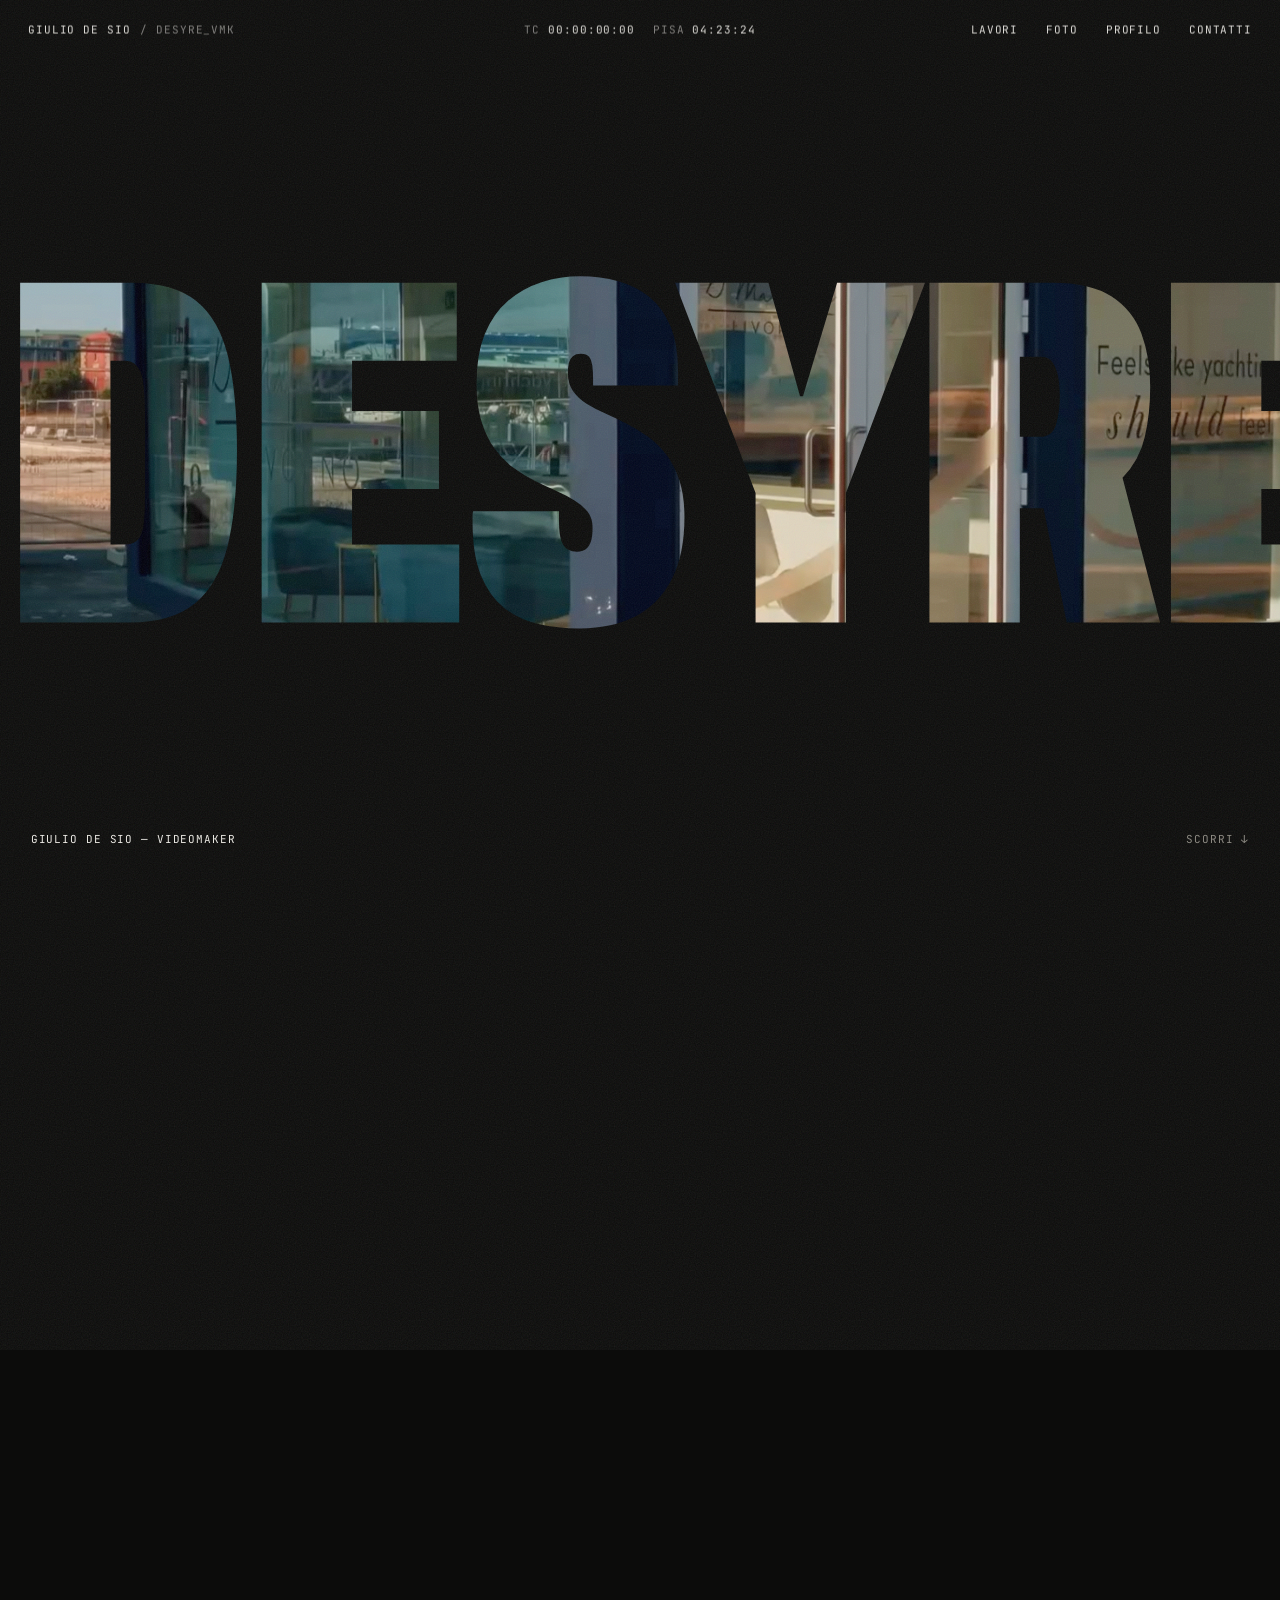
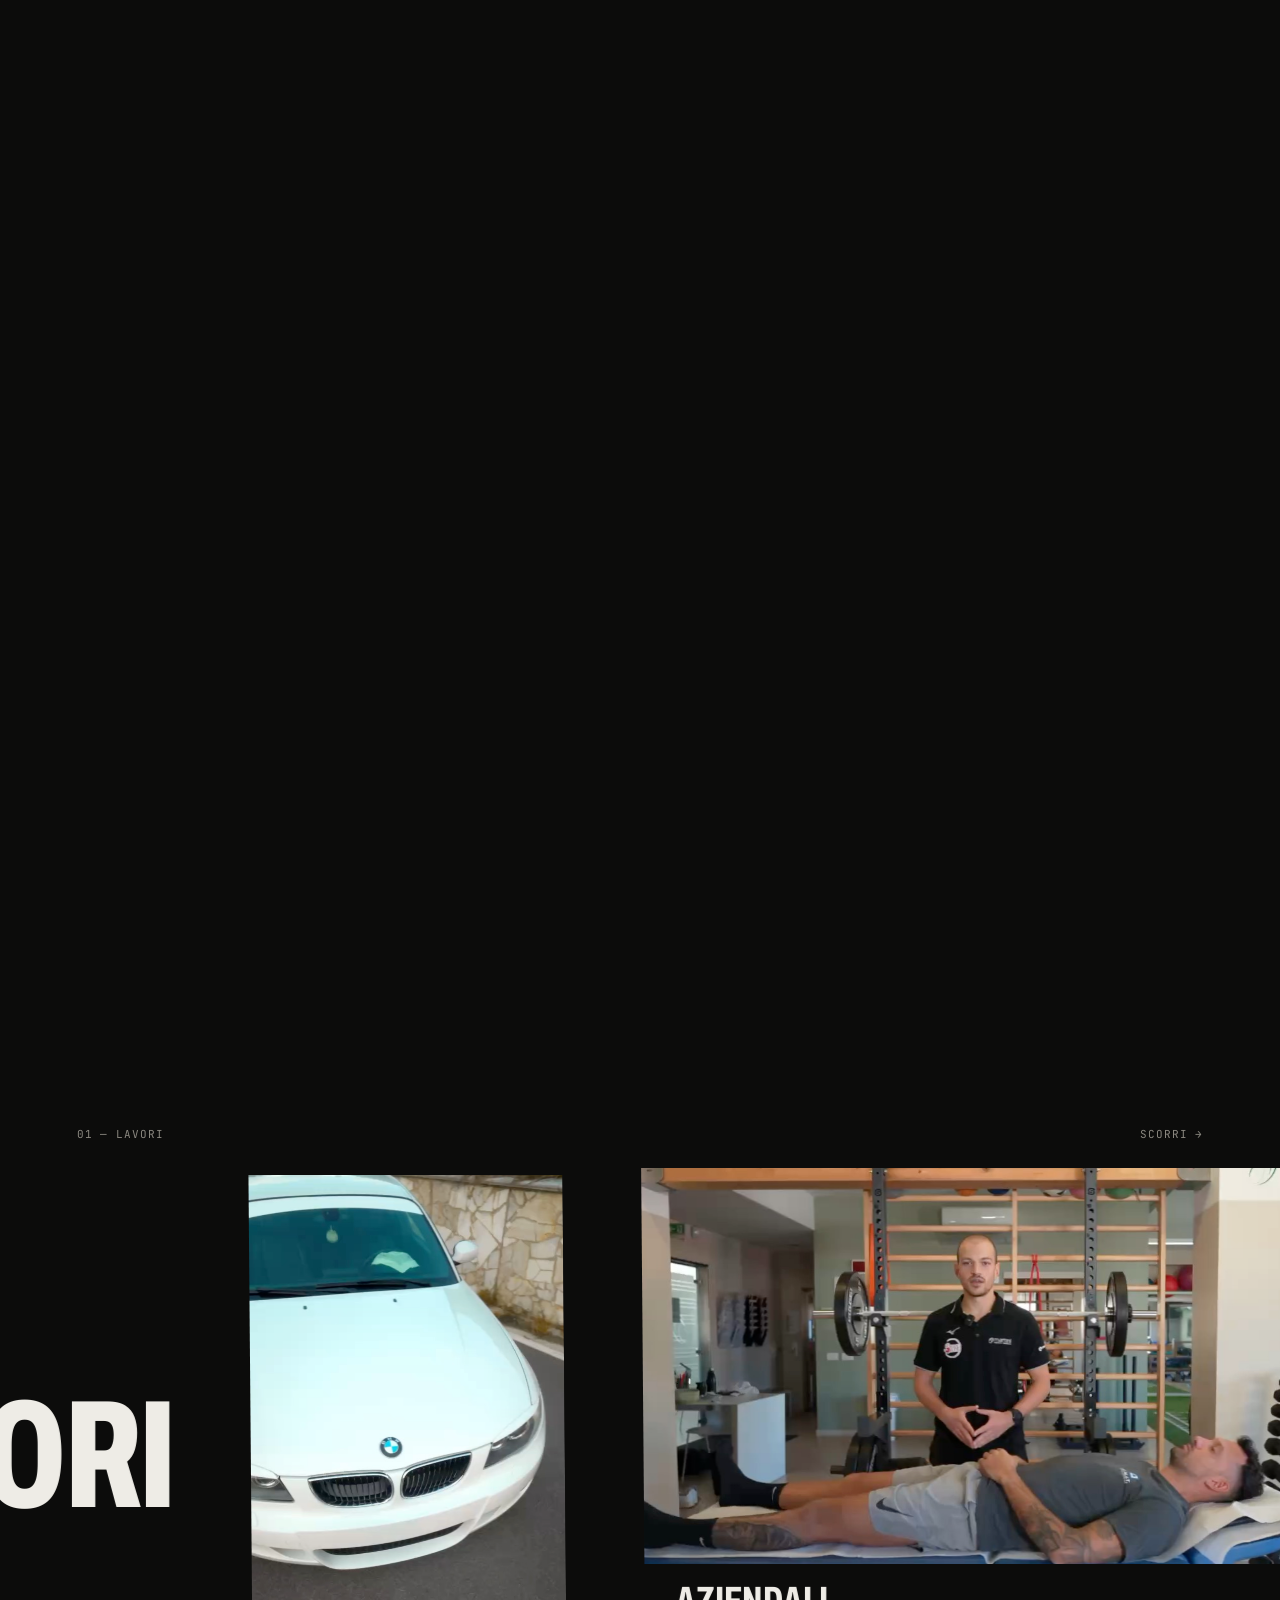
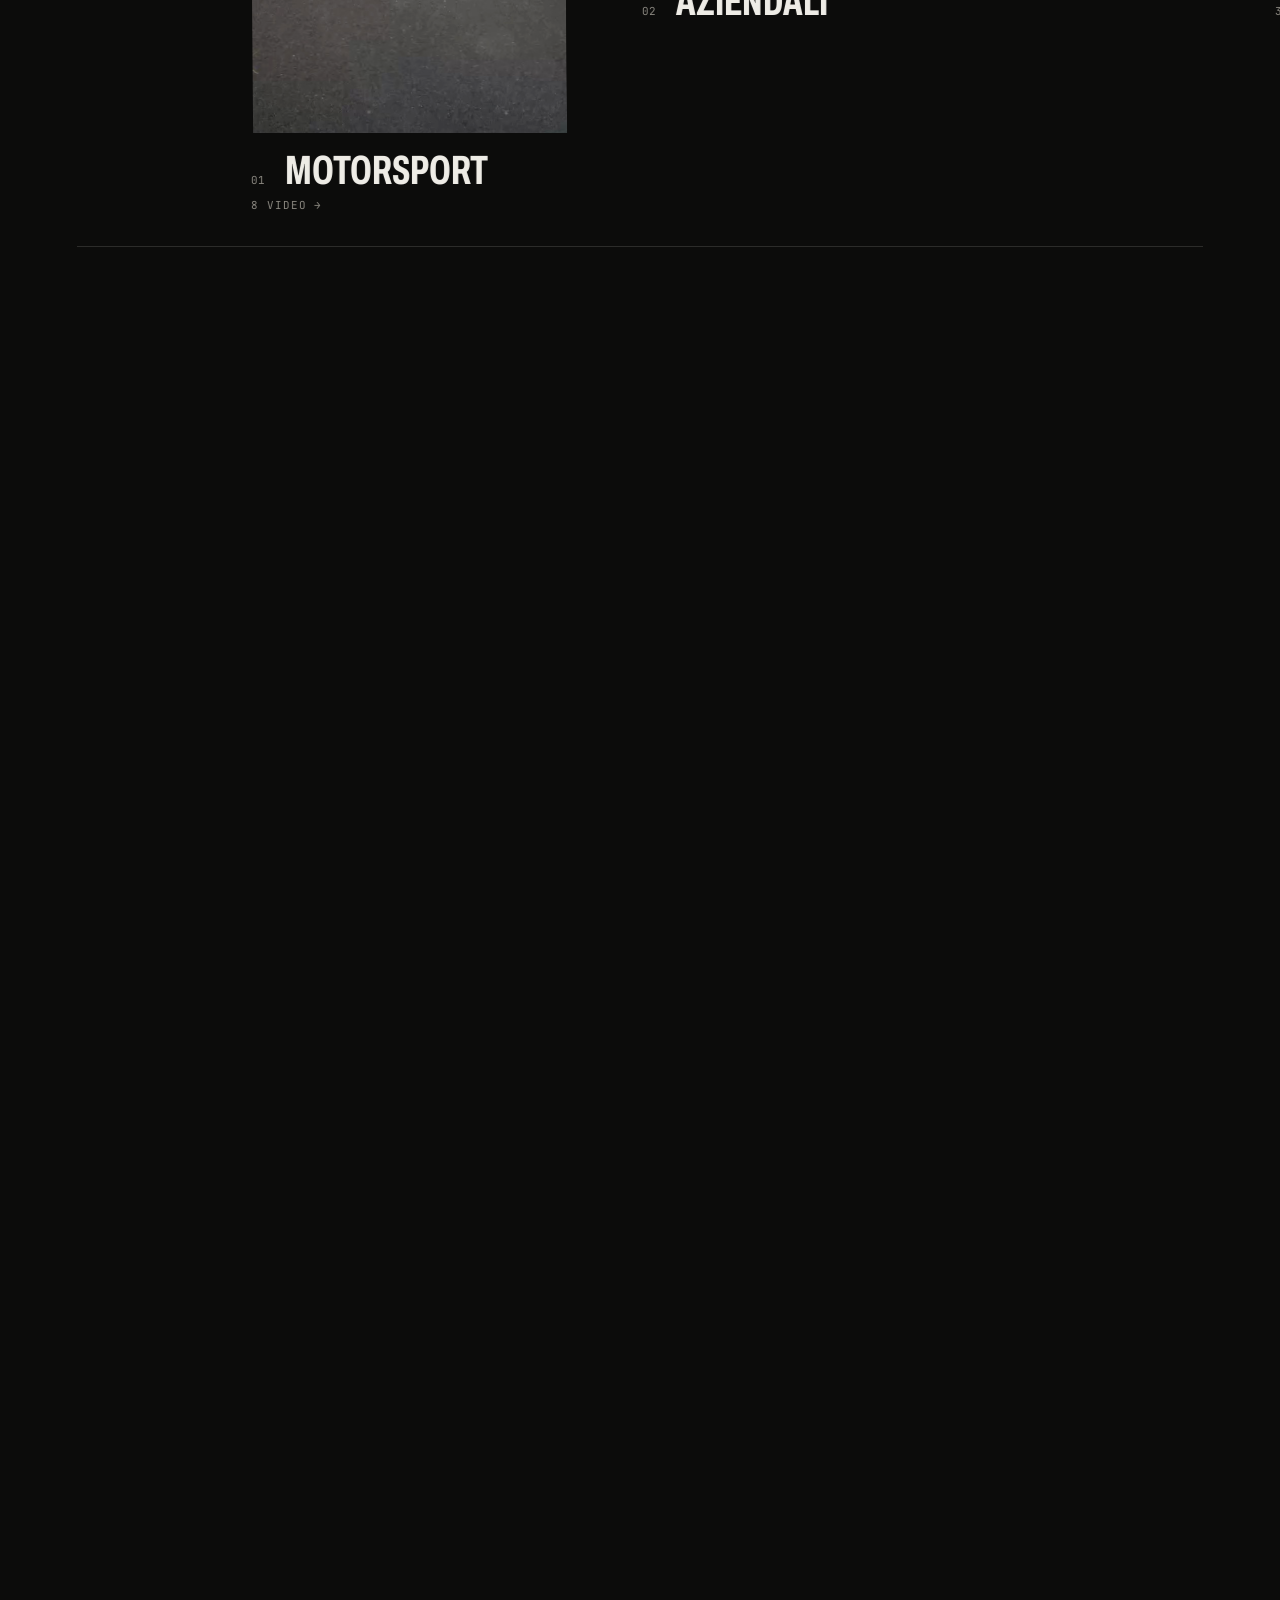
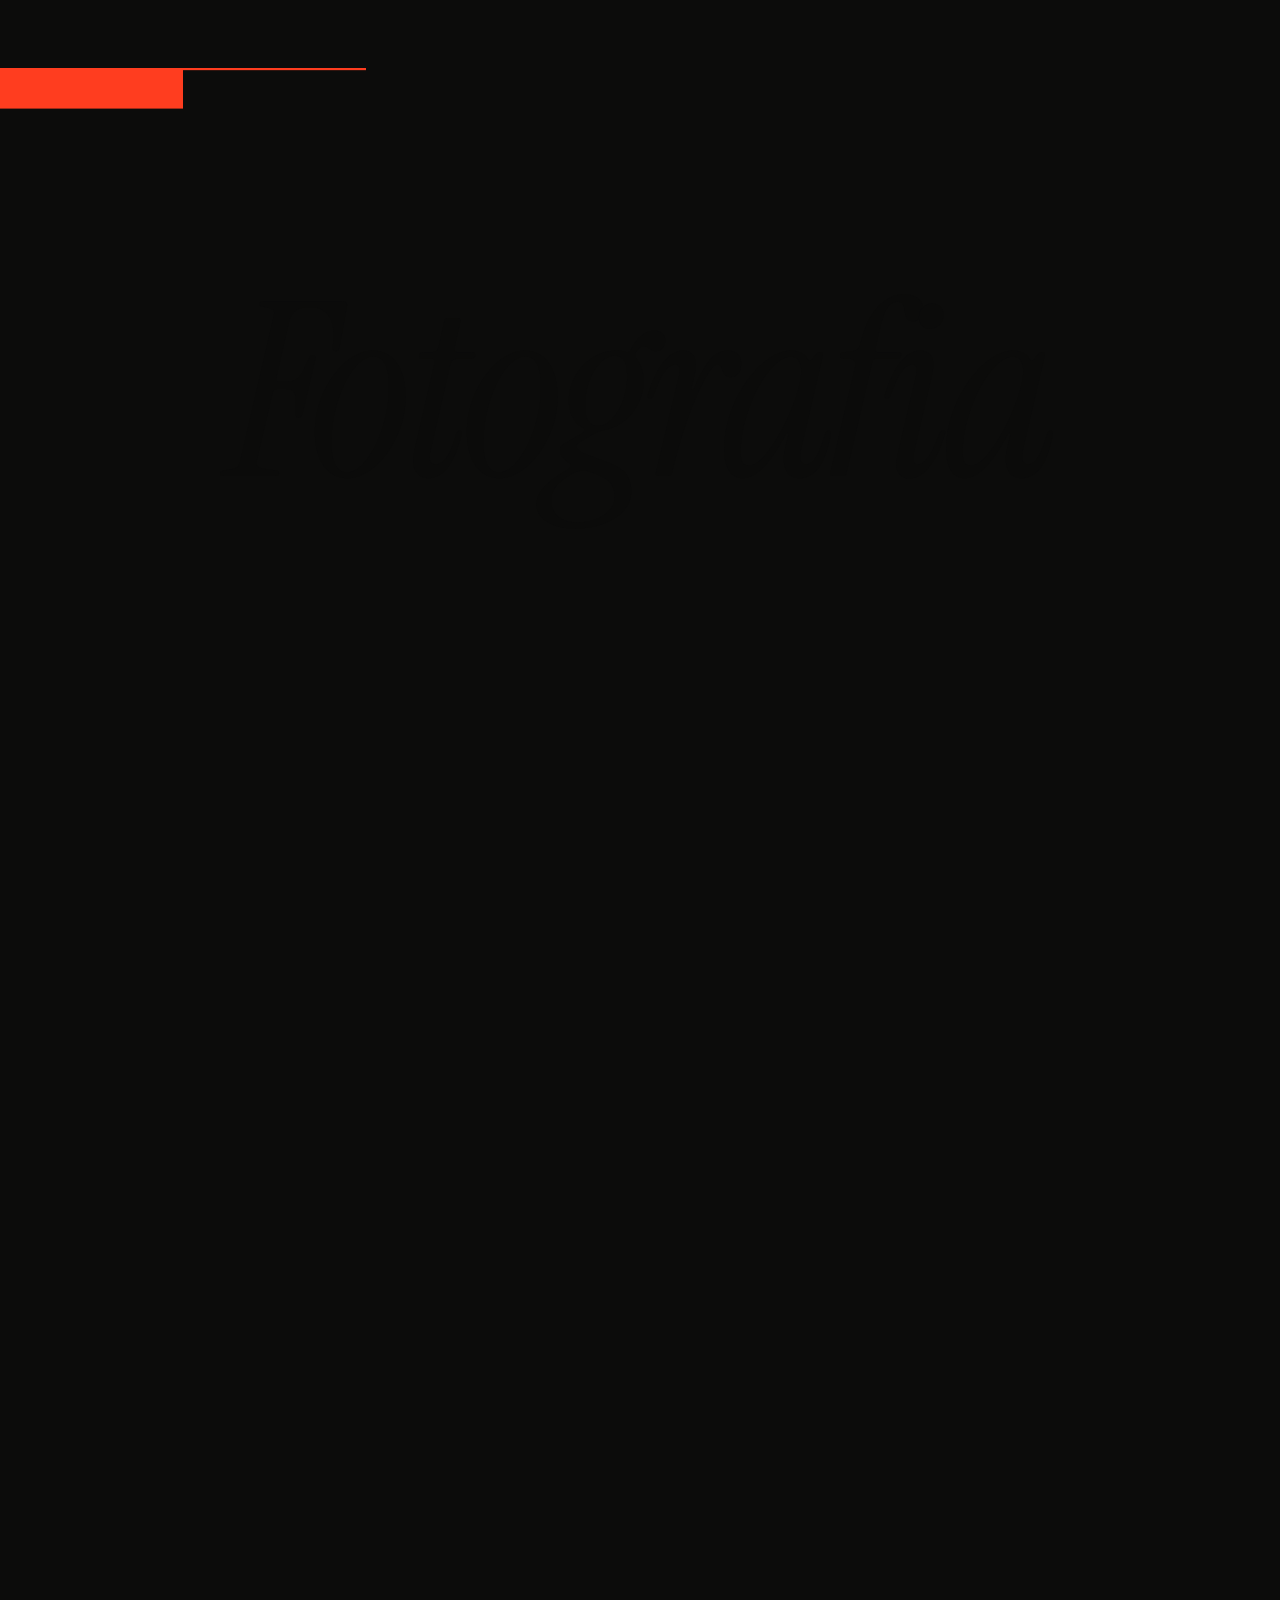
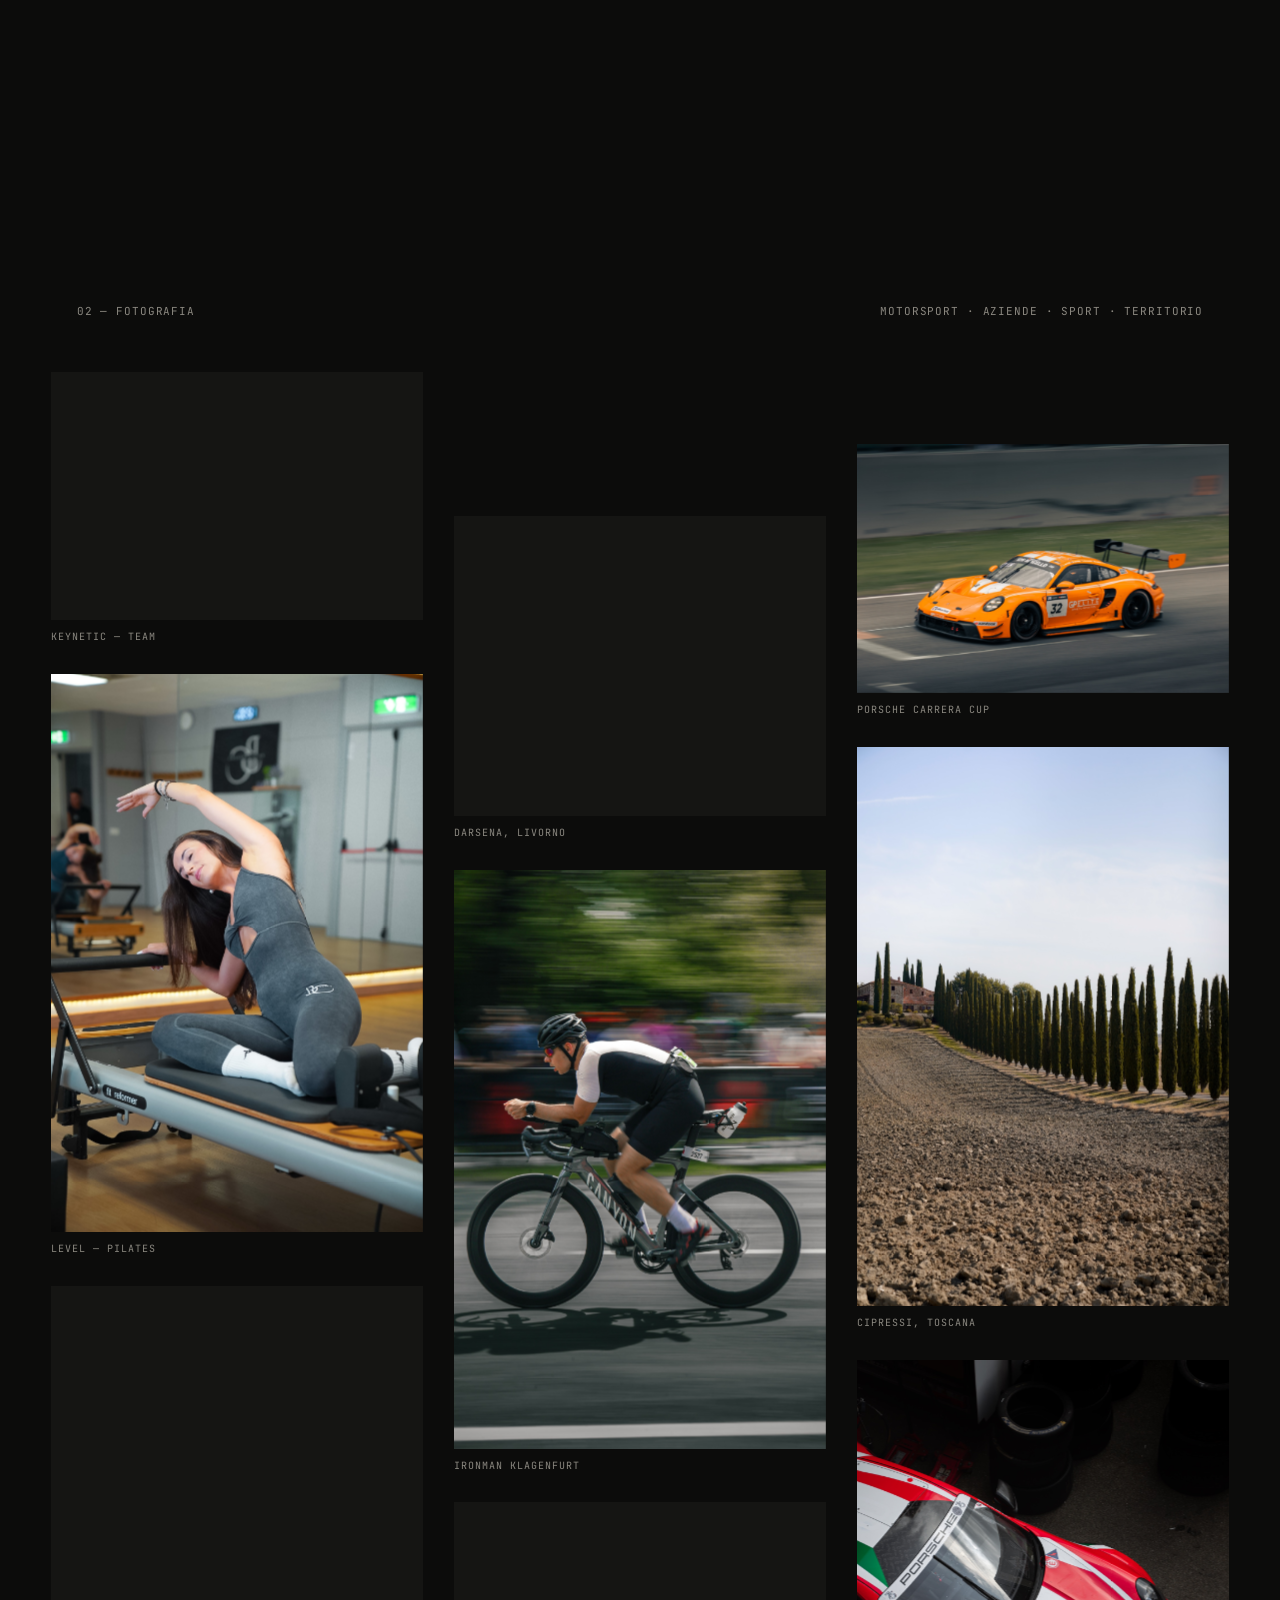
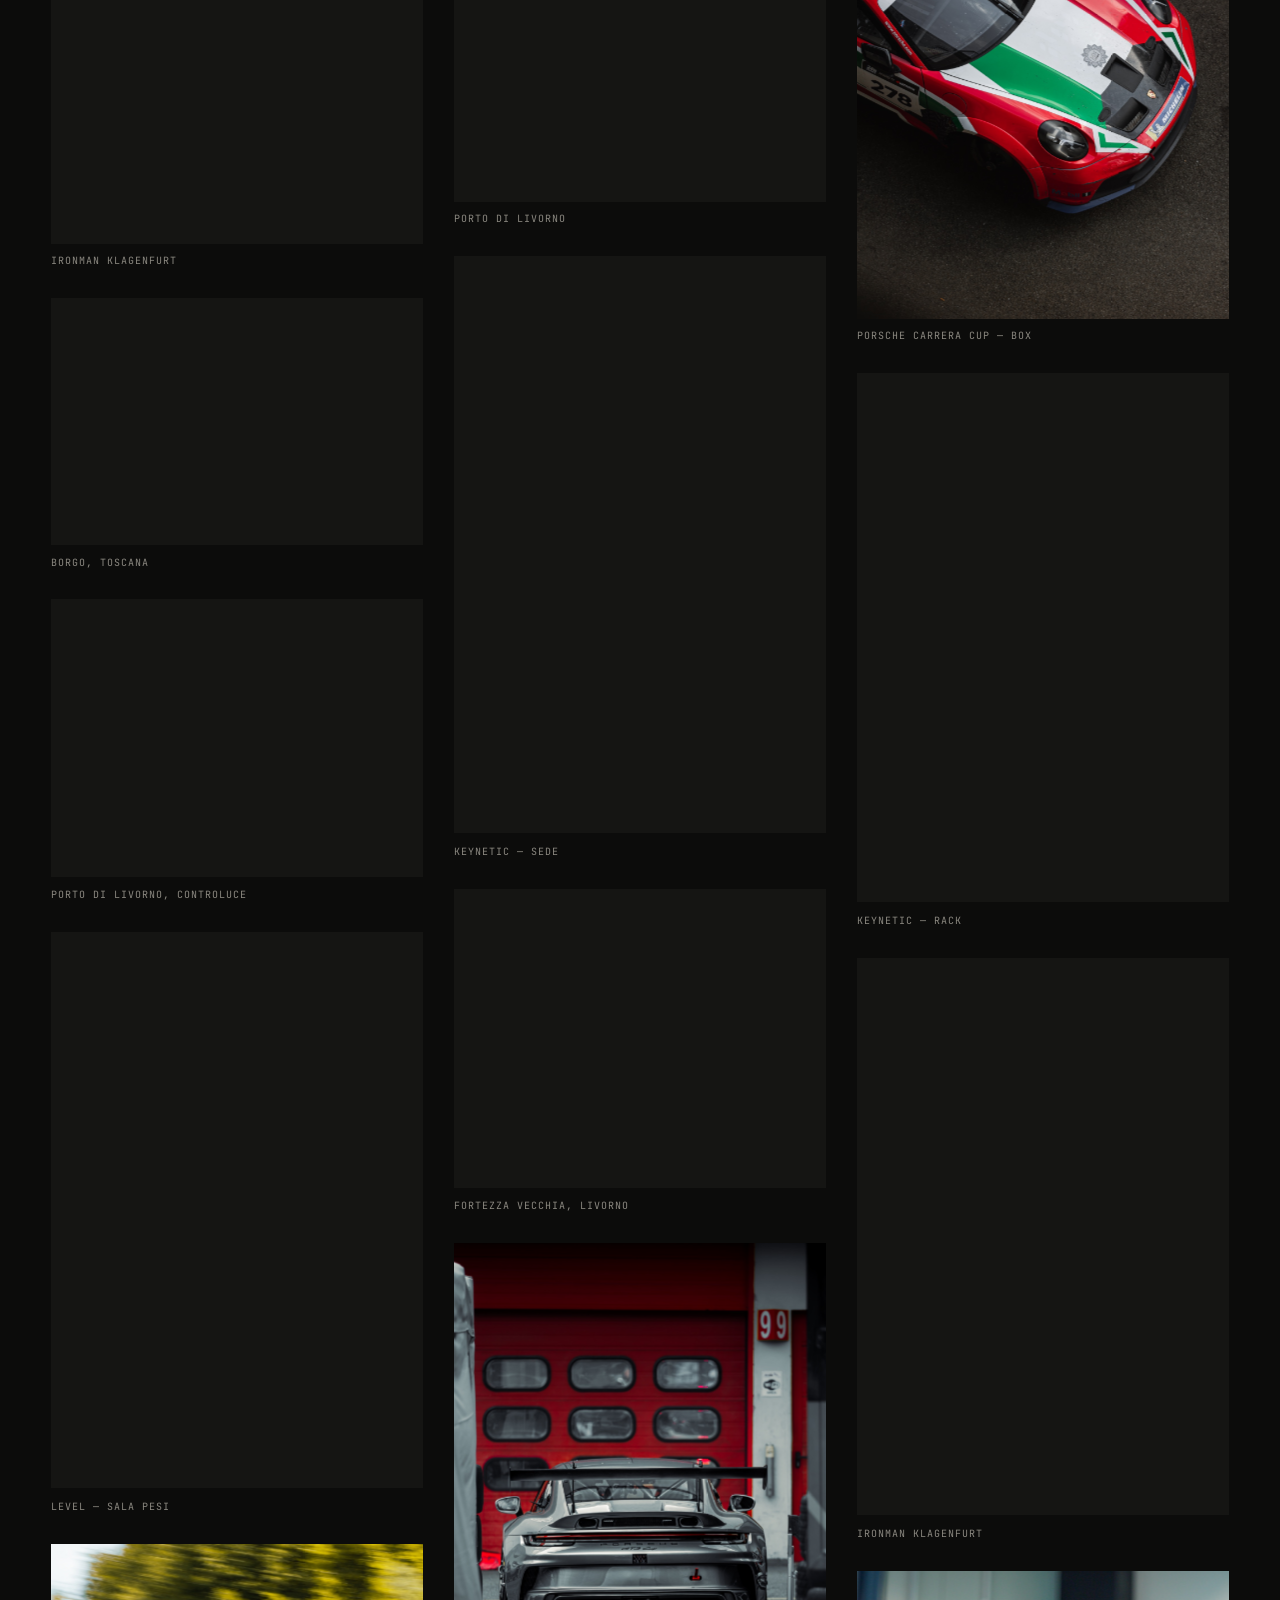
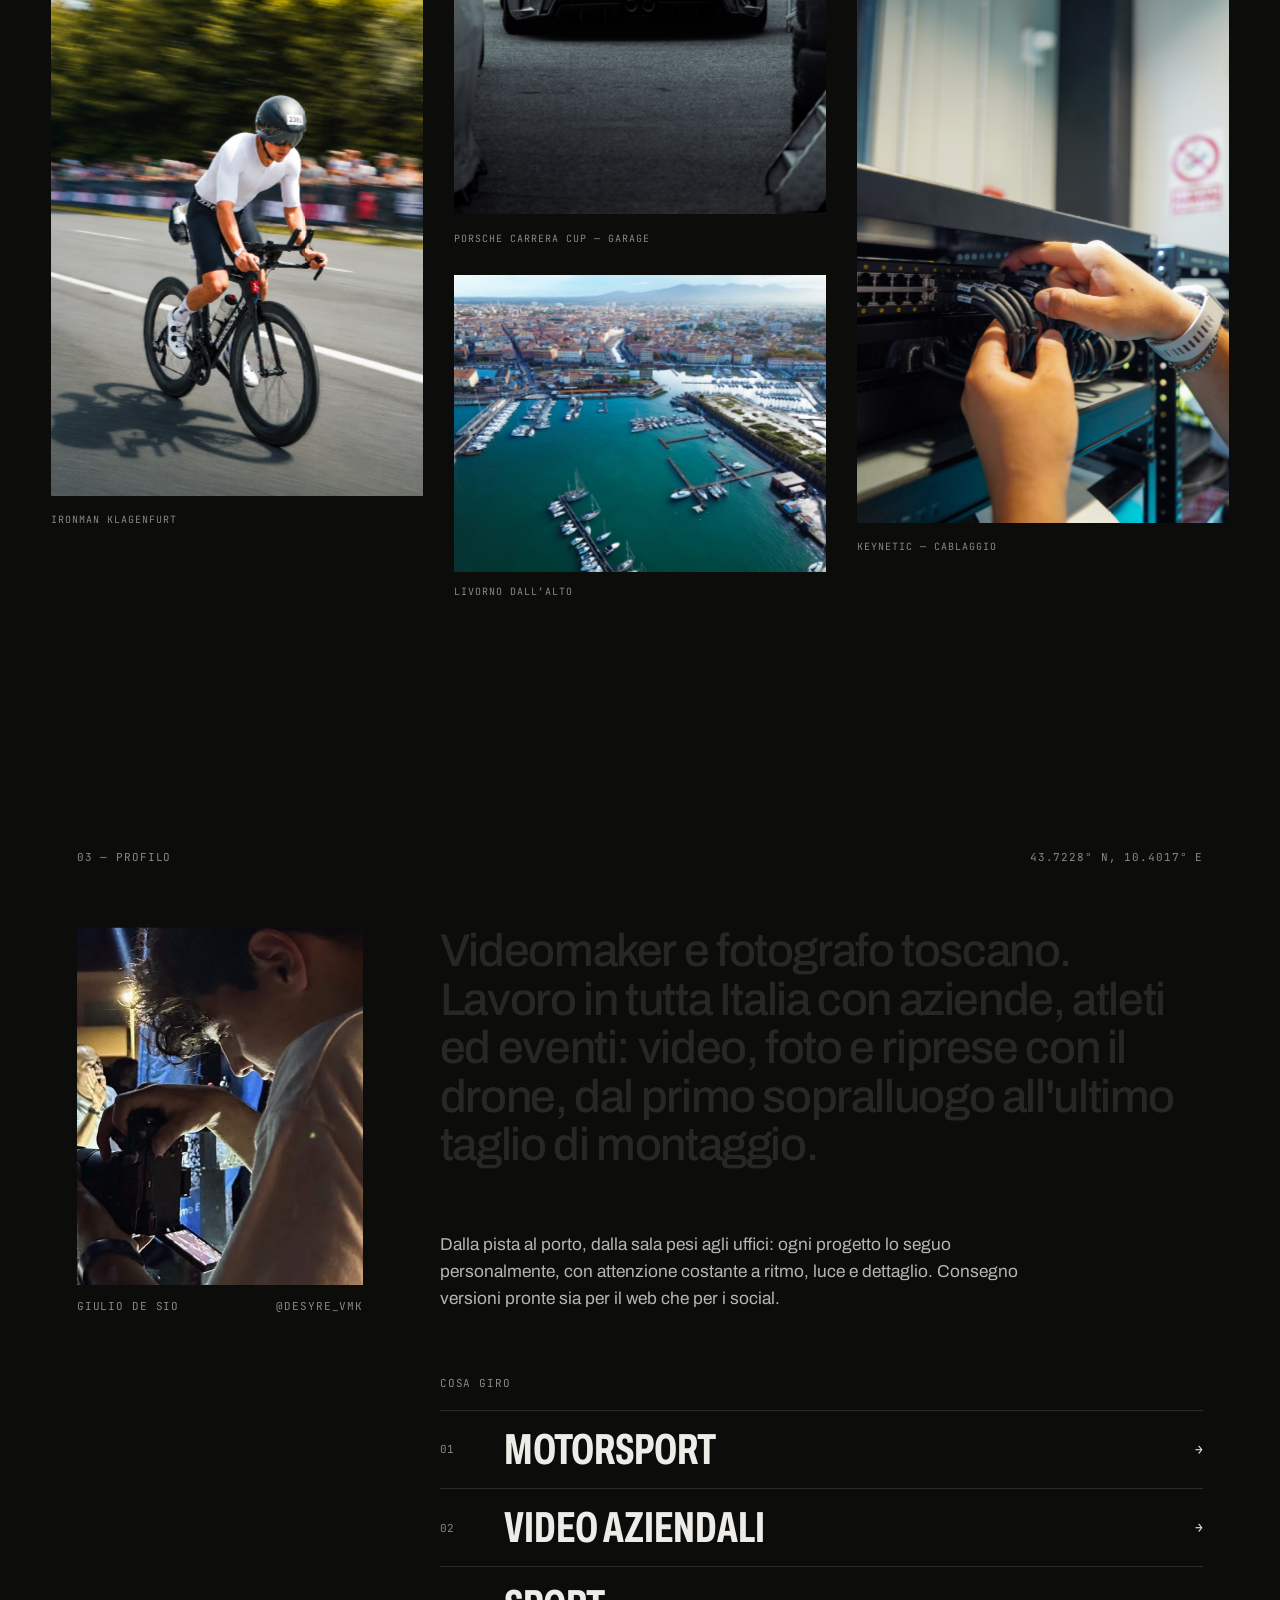
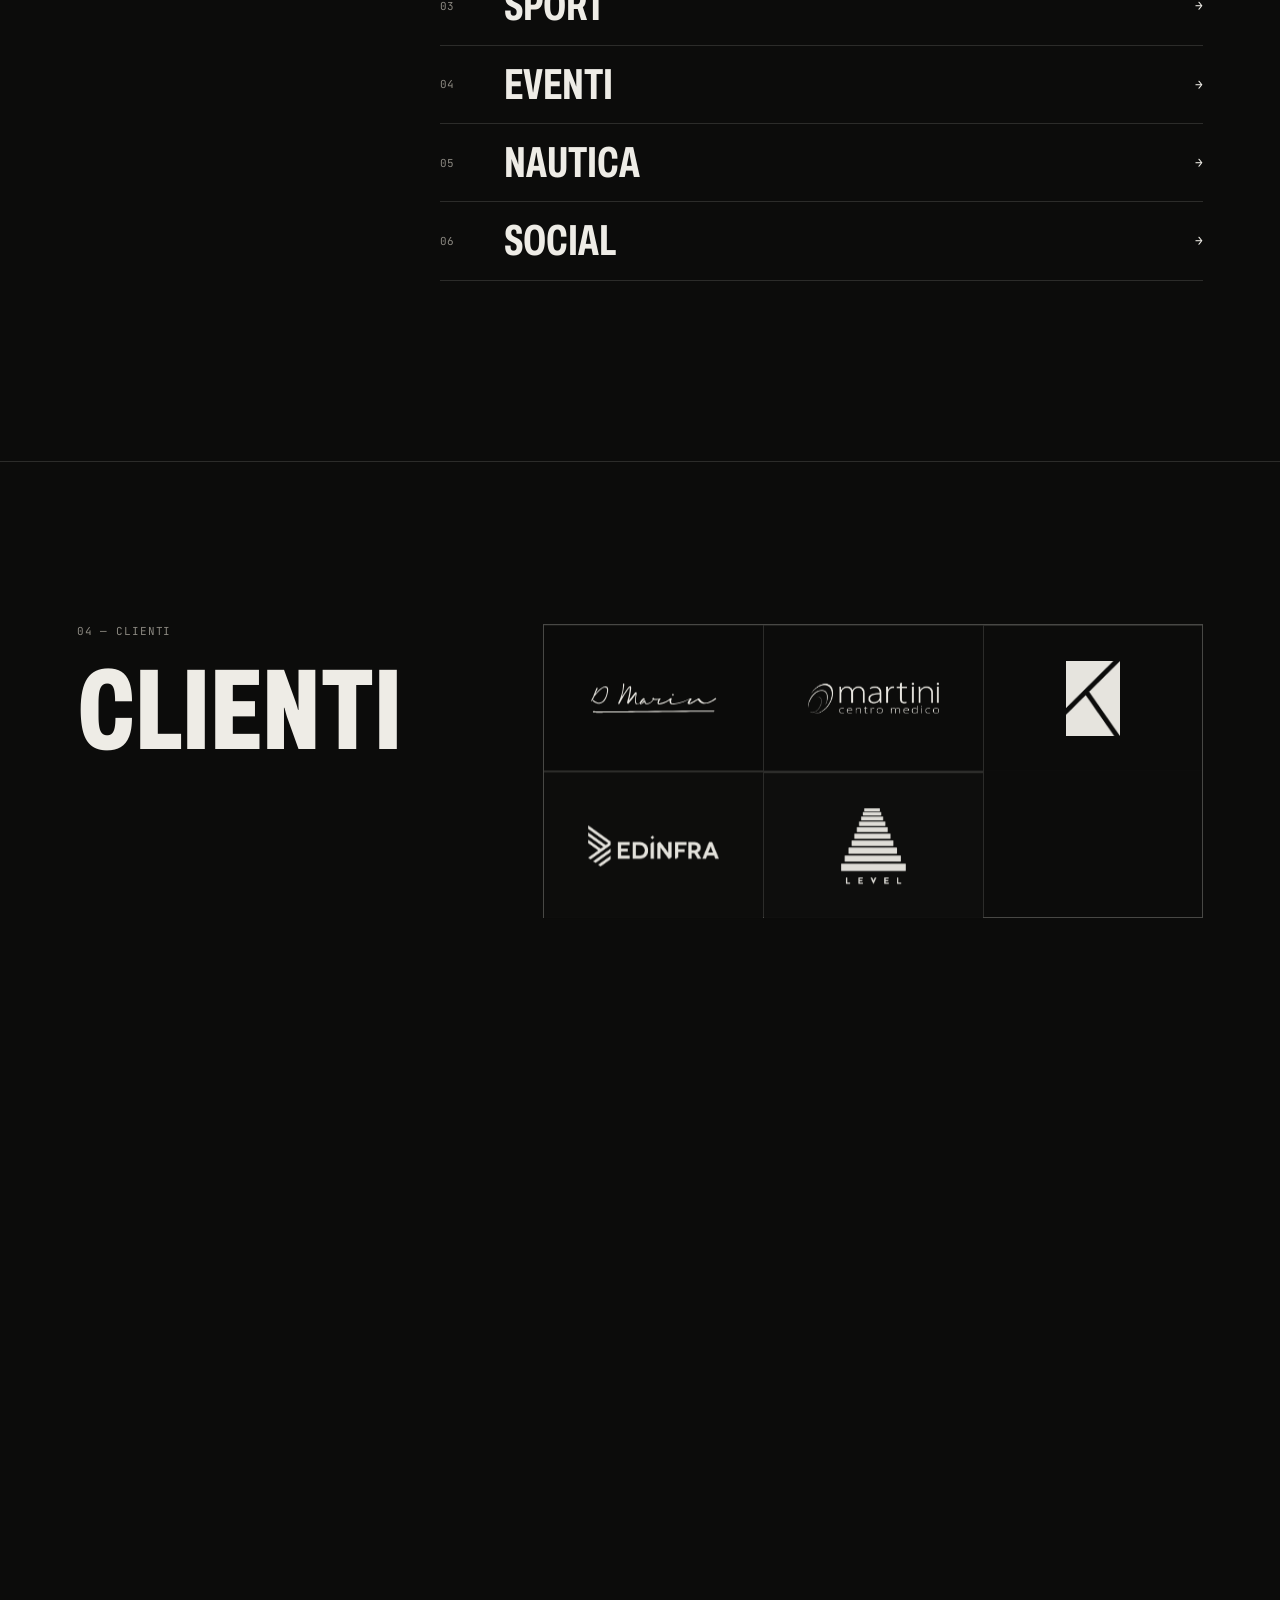
<file: index.html>
<!DOCTYPE html><html lang="it"> <head><meta charset="utf-8"><meta name="viewport" content="width=device-width, initial-scale=1"><title>Giulio De Sio — Desyre · Videomaker e fotografo</title><meta name="description" content="Videomaker e fotografo toscano. Video e foto per aziende, motorsport, sport, eventi, nautica e social, in tutta Italia."><meta name="theme-color" content="#0c0c0b"><meta property="og:title" content="Giulio De Sio — Desyre · Videomaker e fotografo"><meta property="og:description" content="Videomaker e fotografo toscano. Video e foto per aziende, motorsport, sport, eventi, nautica e social, in tutta Italia."><meta property="og:type" content="website"><link rel="icon" type="image/svg+xml" href="/favicon.svg"><link rel="preconnect" href="https://fonts.googleapis.com"><link rel="preconnect" href="https://fonts.gstatic.com" crossorigin><link href="https://fonts.googleapis.com/css2?family=Archivo:wdth,wght@62..125,100..900&family=Instrument+Serif:ital@0;1&family=JetBrains+Mono:wght@400;500&display=swap" rel="stylesheet"><noscript><style>.hero__svg { display: none; } .hero__meta { opacity: 1; }</style></noscript><script>
      // Al reload si riparte sempre dall'inizio: va impostato prima che il browser ripristini lo scroll.
      if ('scrollRestoration' in history) history.scrollRestoration = 'manual';
      // arrivando da un link (es. /#lavori da una pagina dei lavori) si va a quella sezione; al reload no
      var nav = performance.getEntriesByType && performance.getEntriesByType('navigation')[0];
      window.__startHash = nav && nav.type === 'reload' ? '' : location.hash;
      if (location.hash) history.replaceState(null, '', location.pathname + location.search);
      addEventListener('beforeunload', () => scrollTo(0, 0));
    </script><link rel="stylesheet" href="/_astro/index.Cc7xUWrO.css"></head> <body>  <div class="root" data-root> <header class="hud mono" data-hud> <div class="hud__inner"> <a href="#top" data-goto="top" class="hud__brand"> <span>Giulio De Sio</span><span class="dim">/ Desyre_vmk</span> </a> <div class="hud__center"> <span><span class="dim">TC</span><span data-tc>00:00:00:00</span></span> <span><span class="dim">Pisa</span><span data-clock></span></span> </div> <nav class="hud__nav" aria-label="Sezioni"> <a href="#lavori" data-goto="lavori">Lavori</a><a href="#foto" data-goto="foto">Foto</a><a href="#profilo" data-goto="profilo">Profilo</a><a href="#contatti" data-goto="contatti">Contatti</a> </nav> </div> </header> <div class="cursor" data-cursor-el aria-hidden="true"><span class="cursor__label" data-cursor-label></span></div> <div class="grain" aria-hidden="true"></div> <main> <section id="top" class="hero" data-hero> <h1 class="sr-only">Giulio De Sio — Desyre, videomaker a Pisa</h1> <div class="hero__media-wrap" data-cursor="Play"> <div class="hero__media" data-b-media> <div class="media media--light">  <video muted loop playsinline autoplay preload="auto" poster="/media/showreel.jpg" data-video aria-label="Showreel">  <source src="/media/showreel.mp4" type="video/mp4"> </video>  </div> </div> </div> <svg class="hero__svg" data-b-svg width="100%" height="100%" aria-hidden="true"> <defs> <mask id="desyre-mask" maskUnits="userSpaceOnUse" x="0" y="0" width="100%" height="100%"> <rect x="0" y="0" width="100%" height="100%" fill="#ffffff"></rect> <!-- DESYRE come tracciati (non <text>): restano nitidi e visibili anche a 70x --> <g data-b-word fill="#000000" opacity="0"> <path data-b-letter d="M40 0L40 688L266 688Q350 688 396 651.5Q442 615 460.5 540Q479 465 479 347Q479 230 459.5 153Q440 76 393 38Q346 0 262 0ZM223 158L251 158Q266 158 275 164.5Q284 171 287.5 185.5Q291 200 292 222.5Q293 245 293 276L293 397Q293 429 292 453.5Q291 478 287.5 495Q284 512 275 521Q266 530 251 530L223 530Z"></path><path data-b-letter d="M40 0L40 688L435 688L435 530L223 530L223 428L399 428L399 270L223 270L223 158L440 158L440 0Z"></path><path data-b-letter d="M242 -12Q197 -12 158 -3Q119 6 89 29.5Q59 53 42 95Q25 137 25 204Q25 206 25 213.5Q25 221 26 225L200 225Q200 220 200 214.5Q200 209 200 204Q200 178 205 165Q210 152 218 147.5Q226 143 236 143Q243 143 248 145Q253 147 257 151Q261 155 263.5 161Q266 167 267 175Q268 183 268 192Q268 211 258 224Q248 237 231.5 247Q215 257 194 266.5Q173 276 150.5 287Q128 298 107 313.5Q86 329 69.5 352Q53 375 43 407Q33 439 33 483Q33 543 50 584.5Q67 626 97 651.5Q127 677 164.5 689Q202 701 243 701Q284 701 320 691Q356 681 383 659Q410 637 425.5 600Q441 563 441 509L441 480L269 480L269 492Q269 509 267.5 520.5Q266 532 261 538Q256 544 244 544Q234 544 228 539Q222 534 220 525.5Q218 517 218 505Q218 484 228 469Q238 454 255 443.5Q272 433 293 423.5Q314 414 336 403Q358 392 379 377Q400 362 417 340Q434 318 444 287Q454 256 454 213Q454 138 428.5 88Q403 38 356 13Q309 -12 242 -12Z"></path><path data-b-letter d="M149 0L149 262L-14 688L175 688L239 458L245 458L314 688L492 688L332 262L332 0Z"></path><path data-b-letter d="M40 0L40 688L289 688Q366 688 409 660Q452 632 469.5 584Q487 536 487 477Q487 423 476 375.5Q465 328 431 293L507 0L318 0L271 231L223 231L223 0ZM223 376L265 376Q289 376 296.5 401.5Q304 427 304 459Q304 481 300.5 498.5Q297 516 289 527Q281 538 265 538L223 538Z"></path><path data-b-letter d="M40 0L40 688L435 688L435 530L223 530L223 428L399 428L399 270L223 270L223 158L440 158L440 0Z"></path> </g> </mask> </defs> <rect data-b-cover x="0" y="0" width="100%" height="100%" fill="#0c0c0b" mask="url(#desyre-mask)"></rect> </svg> <div class="hero__meta mono" data-hero-meta> <span>Giulio De Sio — Videomaker</span><span class="muted">Scorri ↓</span> </div> <div class="hero__credit" data-b-credit> <div class="hero__credit-name"> <span class="serif">Giulio De Sio</span> <span class="mono">Videomaker — Pisa, Toscana</span> </div> <span class="mono">Showreel</span> </div> <div class="hero__bar hero__bar--t" data-b-bar-t></div> <div class="hero__bar hero__bar--b" data-b-bar-b></div> </section> <section id="lavori" class="works" data-works> <div class="works__head mono muted"> <h2 class="sec-head__title">01 — Lavori</h2><span class="works__hint">Scorri →</span> </div> <div class="works__viewport"> <div class="works__track" data-track> <div class="works__title"> <span class="works__title-big">Lavori</span> <span class="serif works__title-sub">selezionati</span> </div> <article id="lavoro-motorsport" class="card card--v" data-card data-work="motorsport" data-covers="[{&#34;loop&#34;:&#34;/media/lavori/eicma-loop.mp4&#34;,&#34;poster&#34;:&#34;/media/lavori/eicma-loop.jpg&#34;,&#34;full&#34;:&#34;/media/lavori/eicma.mp4&#34;,&#34;title&#34;:&#34;EICMA 2026 · Ducati&#34;},{&#34;loop&#34;:&#34;/media/lavori/eicma-motogp-loop.mp4&#34;,&#34;poster&#34;:&#34;/media/lavori/eicma-motogp-loop.jpg&#34;,&#34;full&#34;:&#34;/media/lavori/eicma-motogp.mp4&#34;,&#34;title&#34;:&#34;EICMA 2026 · MotoGP&#34;},{&#34;loop&#34;:&#34;/media/lavori/eicma-sportive-loop.mp4&#34;,&#34;poster&#34;:&#34;/media/lavori/eicma-sportive-loop.jpg&#34;,&#34;full&#34;:&#34;/media/lavori/eicma-sportive.mp4&#34;,&#34;title&#34;:&#34;EICMA 2026 · Sportive&#34;},{&#34;loop&#34;:&#34;/media/lavori/eicma-supermotard-loop.mp4&#34;,&#34;poster&#34;:&#34;/media/lavori/eicma-supermotard-loop.jpg&#34;,&#34;full&#34;:&#34;/media/lavori/eicma-supermotard.mp4&#34;,&#34;title&#34;:&#34;EICMA 2026 · Supermotard&#34;},{&#34;loop&#34;:&#34;/media/lavori/kmt-450-loop.mp4&#34;,&#34;poster&#34;:&#34;/media/lavori/kmt-450-loop.jpg&#34;,&#34;full&#34;:&#34;/media/lavori/kmt-450.mp4&#34;,&#34;title&#34;:&#34;KMT 450&#34;},{&#34;loop&#34;:&#34;/media/lavori/ducati-desertx-loop.mp4&#34;,&#34;poster&#34;:&#34;/media/lavori/ducati-desertx-loop.jpg&#34;,&#34;full&#34;:&#34;/media/lavori/ducati-desertx.mp4&#34;,&#34;title&#34;:&#34;Ducati DesertX&#34;},{&#34;loop&#34;:&#34;/media/lavori/bmw-loop.mp4&#34;,&#34;poster&#34;:&#34;/media/lavori/bmw-loop.jpg&#34;,&#34;full&#34;:&#34;/media/lavori/bmw.mp4&#34;,&#34;title&#34;:&#34;BMW Serie 1&#34;},{&#34;loop&#34;:&#34;/media/lavori/moto-showroom-loop.mp4&#34;,&#34;poster&#34;:&#34;/media/lavori/moto-showroom-loop.jpg&#34;,&#34;full&#34;:&#34;/media/lavori/moto-showroom.mp4&#34;,&#34;title&#34;:&#34;Ducati MX450&#34;}]" style="--h:62vh;--r:calc(9 / 16);--ar:9 / 16;--align:center"> <a href="/lavori/motorsport/" class="card__frame" data-card-frame data-cursor="Apri" aria-label="Motorsport: 8 video"> <div class="card__inner" data-card-inner> <div class="media media--dark" style="--label-x:calc(7% + 24px)">  <video muted loop playsinline preload="none" poster="/media/lavori/eicma-loop.jpg" data-video data-lazy aria-label="EICMA 2026 · Ducati">  <source data-src="/media/lavori/eicma-loop.mp4" type="video/mp4"> </video>  </div> </div> </a> <div class="card__cap"> <div class="card__cap-l"> <span class="mono muted card__n">01</span> <h3 class="card__name"><a href="/lavori/motorsport/">Motorsport</a></h3> </div> <a href="/lavori/motorsport/" class="mono muted card__count">8 video →</a> </div> </article><article id="lavoro-aziendali" class="card card--h" data-card data-work="aziendali" data-covers="[{&#34;loop&#34;:&#34;/media/lavori/martini-loop.mp4&#34;,&#34;poster&#34;:&#34;/media/lavori/martini-loop.jpg&#34;,&#34;full&#34;:&#34;/media/lavori/martini.mp4&#34;,&#34;title&#34;:&#34;Centro Medico Martini&#34;}]" style="--h:44vh;--r:calc(16 / 9);--ar:16 / 9;--align:flex-start"> <a href="/lavori/aziendali/" class="card__frame" data-card-frame data-cursor="Apri" aria-label="Aziendali: 3 video"> <div class="card__inner" data-card-inner> <div class="media media--dark" style="--label-x:calc(7% + 24px)">  <video muted loop playsinline preload="none" poster="/media/lavori/martini-loop.jpg" data-video data-lazy aria-label="Centro Medico Martini">  <source data-src="/media/lavori/martini-loop.mp4" type="video/mp4"> </video>  </div> </div> </a> <div class="card__cap"> <div class="card__cap-l"> <span class="mono muted card__n">02</span> <h3 class="card__name"><a href="/lavori/aziendali/">Aziendali</a></h3> </div> <a href="/lavori/aziendali/" class="mono muted card__count">3 video →</a> </div> </article><article id="lavoro-sport" class="card card--v" data-card data-work="sport" data-covers="[{&#34;loop&#34;:&#34;/media/lavori/ironman-2026-loop.mp4&#34;,&#34;poster&#34;:&#34;/media/lavori/ironman-2026-loop.jpg&#34;,&#34;full&#34;:&#34;/media/lavori/ironman-2026.mp4&#34;,&#34;title&#34;:&#34;Ironman 2026&#34;},{&#34;loop&#34;:&#34;/media/lavori/ric-triathlon-loop.mp4&#34;,&#34;poster&#34;:&#34;/media/lavori/ric-triathlon-loop.jpg&#34;,&#34;full&#34;:&#34;/media/lavori/ric-triathlon.mp4&#34;,&#34;title&#34;:&#34;Elbaman 2025&#34;}]" style="--h:56vh;--r:calc(9 / 16);--ar:9 / 16;--align:flex-end"> <a href="/lavori/sport/" class="card__frame" data-card-frame data-cursor="Apri" aria-label="Sport: 2 video"> <div class="card__inner" data-card-inner> <div class="media media--dark" style="--label-x:calc(7% + 24px)">  <video muted loop playsinline preload="none" poster="/media/lavori/ironman-2026-loop.jpg" data-video data-lazy aria-label="Ironman 2026">  <source data-src="/media/lavori/ironman-2026-loop.mp4" type="video/mp4"> </video>  </div> </div> </a> <div class="card__cap"> <div class="card__cap-l"> <span class="mono muted card__n">03</span> <h3 class="card__name"><a href="/lavori/sport/">Sport</a></h3> </div> <a href="/lavori/sport/" class="mono muted card__count">2 video →</a> </div> </article><article id="lavoro-eventi" class="card card--h" data-card data-work="eventi" data-covers="[{&#34;loop&#34;:&#34;/media/lavori/san-rossore-loop.mp4&#34;,&#34;poster&#34;:&#34;/media/lavori/san-rossore-loop.jpg&#34;,&#34;full&#34;:&#34;/media/lavori/san-rossore.mp4&#34;,&#34;title&#34;:&#34;San Rossore Sound Parade&#34;}]" style="--h:48vh;--r:calc(16 / 9);--ar:16 / 9;--align:center"> <a href="/lavori/eventi/" class="card__frame" data-card-frame data-cursor="Apri" aria-label="Eventi: 2 video"> <div class="card__inner" data-card-inner> <div class="media media--dark" style="--label-x:calc(7% + 24px)">  <video muted loop playsinline preload="none" poster="/media/lavori/san-rossore-loop.jpg" data-video data-lazy aria-label="San Rossore Sound Parade">  <source data-src="/media/lavori/san-rossore-loop.mp4" type="video/mp4"> </video>  </div> </div> </a> <div class="card__cap"> <div class="card__cap-l"> <span class="mono muted card__n">04</span> <h3 class="card__name"><a href="/lavori/eventi/">Eventi</a></h3> </div> <a href="/lavori/eventi/" class="mono muted card__count">2 video →</a> </div> </article><article id="lavoro-nautica" class="card card--v" data-card data-work="nautica" data-covers="[{&#34;loop&#34;:&#34;/media/lavori/dmarin-livorno-loop.mp4&#34;,&#34;poster&#34;:&#34;/media/lavori/dmarin-livorno-loop.jpg&#34;,&#34;full&#34;:&#34;/media/lavori/dmarin-livorno.mp4&#34;,&#34;title&#34;:&#34;D-Marin&#34;},{&#34;loop&#34;:&#34;/media/lavori/dmarin-barche-loop.mp4&#34;,&#34;poster&#34;:&#34;/media/lavori/dmarin-barche-loop.jpg&#34;,&#34;full&#34;:&#34;/media/lavori/dmarin-barche.mp4&#34;,&#34;title&#34;:&#34;D-Marin&#34;}]" style="--h:60vh;--r:calc(9 / 16);--ar:9 / 16;--align:flex-start"> <a href="/lavori/nautica/" class="card__frame" data-card-frame data-cursor="Apri" aria-label="Nautica: 3 video"> <div class="card__inner" data-card-inner> <div class="media media--dark" style="--label-x:calc(7% + 24px)">  <video muted loop playsinline preload="none" poster="/media/lavori/dmarin-livorno-loop.jpg" data-video data-lazy aria-label="D-Marin">  <source data-src="/media/lavori/dmarin-livorno-loop.mp4" type="video/mp4"> </video>  </div> </div> </a> <div class="card__cap"> <div class="card__cap-l"> <span class="mono muted card__n">05</span> <h3 class="card__name"><a href="/lavori/nautica/">Nautica</a></h3> </div> <a href="/lavori/nautica/" class="mono muted card__count">3 video →</a> </div> </article><article id="lavoro-social" class="card card--v" data-card data-work="social" data-covers="[{&#34;loop&#34;:&#34;/media/lavori/level-reel-loop.mp4&#34;,&#34;poster&#34;:&#34;/media/lavori/level-reel-loop.jpg&#34;,&#34;full&#34;:&#34;/media/lavori/level-reel.mp4&#34;,&#34;title&#34;:&#34;Level&#34;},{&#34;loop&#34;:&#34;/media/lavori/level-reformer-loop.mp4&#34;,&#34;poster&#34;:&#34;/media/lavori/level-reformer-loop.jpg&#34;,&#34;full&#34;:&#34;/media/lavori/level-reformer.mp4&#34;,&#34;title&#34;:&#34;Level&#34;},{&#34;loop&#34;:&#34;/media/lavori/level-terra-loop.mp4&#34;,&#34;poster&#34;:&#34;/media/lavori/level-terra-loop.jpg&#34;,&#34;full&#34;:&#34;/media/lavori/level-terra.mp4&#34;,&#34;title&#34;:&#34;Level&#34;},{&#34;loop&#34;:&#34;/media/lavori/level-total-body-loop.mp4&#34;,&#34;poster&#34;:&#34;/media/lavori/level-total-body-loop.jpg&#34;,&#34;full&#34;:&#34;/media/lavori/level-total-body.mp4&#34;,&#34;title&#34;:&#34;Level&#34;},{&#34;loop&#34;:&#34;/media/lavori/level-pump-loop.mp4&#34;,&#34;poster&#34;:&#34;/media/lavori/level-pump-loop.jpg&#34;,&#34;full&#34;:&#34;/media/lavori/level-pump.mp4&#34;,&#34;title&#34;:&#34;Level&#34;}]" style="--h:58vh;--r:calc(9 / 16);--ar:9 / 16;--align:center"> <a href="/lavori/social/" class="card__frame" data-card-frame data-cursor="Apri" aria-label="Social: 5 video"> <div class="card__inner" data-card-inner> <div class="media media--dark" style="--label-x:calc(7% + 24px)">  <video muted loop playsinline preload="none" poster="/media/lavori/level-reel-loop.jpg" data-video data-lazy aria-label="Level">  <source data-src="/media/lavori/level-reel-loop.mp4" type="video/mp4"> </video>  </div> </div> </a> <div class="card__cap"> <div class="card__cap-l"> <span class="mono muted card__n">06</span> <h3 class="card__name"><a href="/lavori/social/">Social</a></h3> </div> <a href="/lavori/social/" class="mono muted card__count">5 video →</a> </div> </article> <a href="https://instagram.com/desyre_vmk" target="_blank" rel="noopener" data-cursor="Apri" class="works__more"> <span class="serif works__title-sub">Altro su</span> <span class="works__more-big">Instagram ↗</span> <span class="mono muted">@desyre_vmk</span> </a> </div> </div> <div class="works__progress"><div class="works__bar" data-works-bar></div></div> </section> <section class="shutter" data-shutter aria-hidden="true"> <div class="shutter__bars"> <div class="shutter__bar" data-bar></div><div class="shutter__bar" data-bar></div><div class="shutter__bar" data-bar></div><div class="shutter__bar" data-bar></div><div class="shutter__bar" data-bar></div><div class="shutter__bar" data-bar></div><div class="shutter__bar" data-bar></div> </div> <div class="shutter__word serif" data-shutter-word>Fotografia</div> </section> <section id="foto" class="foto"> <div class="sec-head mono muted foto__head"> <h2 class="sec-head__title">02 — Fotografia</h2><span>Motorsport · Aziende · Sport · Territorio</span> </div> <div class="foto__grid" data-photos> <div class="foto__col" data-col data-speed="-4" style="--offset:0;--pad:8vh"> <figure class="foto__fig"> <button type="button" class="foto__frame" data-photo-frame data-zoom="/media/foto/keynetic-team.jpg" data-index="3" data-title="Keynetic — Team" data-cursor="Apri" aria-label="Ingrandisci: Keynetic — Team" style="aspect-ratio:2000/1333"> <div class="foto__inner"> <div class="media media--dark">   <img src="/media/foto/keynetic-team.jpg" alt="Il team Keynetic davanti alla sede" loading="lazy" decoding="async"> </div> </div> </button> <figcaption class="foto__cap">Keynetic — Team</figcaption> </figure><figure class="foto__fig"> <button type="button" class="foto__frame" data-photo-frame data-zoom="/media/foto/level-pilates.jpg" data-index="5" data-title="Level — Pilates" data-cursor="Apri" aria-label="Ingrandisci: Level — Pilates" style="aspect-ratio:1333/2000"> <div class="foto__inner"> <div class="media media--dark">   <img src="/media/foto/level-pilates.jpg" alt="Level: lezione di pilates sul reformer" loading="lazy" decoding="async"> </div> </div> </button> <figcaption class="foto__cap">Level — Pilates</figcaption> </figure><figure class="foto__fig"> <button type="button" class="foto__frame" data-photo-frame data-zoom="/media/foto/ironman-rosso.jpg" data-index="9" data-title="Ironman Klagenfurt" data-cursor="Apri" aria-label="Ingrandisci: Ironman Klagenfurt" style="aspect-ratio:1333/2000"> <div class="foto__inner"> <div class="media media--dark">   <img src="/media/foto/ironman-rosso.jpg" alt="Ironman Klagenfurt: triatleta in bici con la maglia rossa" loading="lazy" decoding="async"> </div> </div> </button> <figcaption class="foto__cap">Ironman Klagenfurt</figcaption> </figure><figure class="foto__fig"> <button type="button" class="foto__frame" data-photo-frame data-zoom="/media/foto/toscana-arco.jpg" data-index="10" data-title="Borgo, Toscana" data-cursor="Apri" aria-label="Ingrandisci: Borgo, Toscana" style="aspect-ratio:2000/1333"> <div class="foto__inner"> <div class="media media--dark">   <img src="/media/foto/toscana-arco.jpg" alt="Arco in pietra di un borgo toscano" loading="lazy" decoding="async"> </div> </div> </button> <figcaption class="foto__cap">Borgo, Toscana</figcaption> </figure><figure class="foto__fig"> <button type="button" class="foto__frame" data-photo-frame data-zoom="/media/foto/livorno-controluce.jpg" data-index="11" data-title="Porto di Livorno, controluce" data-cursor="Apri" aria-label="Ingrandisci: Porto di Livorno, controluce" style="aspect-ratio:2000/1500"> <div class="foto__inner"> <div class="media media--dark">   <img src="/media/foto/livorno-controluce.jpg" alt="Porto di Livorno in controluce ripreso dal drone" loading="lazy" decoding="async"> </div> </div> </button> <figcaption class="foto__cap">Porto di Livorno, controluce</figcaption> </figure><figure class="foto__fig"> <button type="button" class="foto__frame" data-photo-frame data-zoom="/media/foto/level-pesi.jpg" data-index="12" data-title="Level — Sala pesi" data-cursor="Apri" aria-label="Ingrandisci: Level — Sala pesi" style="aspect-ratio:1333/2000"> <div class="foto__inner"> <div class="media media--dark">   <img src="/media/foto/level-pesi.jpg" alt="Level: allenamento con i manubri" loading="lazy" decoding="async"> </div> </div> </button> <figcaption class="foto__cap">Level — Sala pesi</figcaption> </figure><figure class="foto__fig"> <button type="button" class="foto__frame" data-photo-frame data-zoom="/media/foto/ironman-frontale.jpg" data-index="19" data-title="Ironman Klagenfurt" data-cursor="Apri" aria-label="Ingrandisci: Ironman Klagenfurt" style="aspect-ratio:1330/2000"> <div class="foto__inner"> <div class="media media--dark">   <img src="/media/foto/ironman-frontale.jpg" alt="Ironman Klagenfurt: triatleta in bici ripreso frontalmente" loading="lazy" decoding="async"> </div> </div> </button> <figcaption class="foto__cap">Ironman Klagenfurt</figcaption> </figure> </div><div class="foto__col" data-col data-speed="-12" style="--offset:16vh;--pad:0vh"> <figure class="foto__fig"> <button type="button" class="foto__frame" data-photo-frame data-zoom="/media/foto/livorno-darsena.jpg" data-index="1" data-title="Darsena, Livorno" data-cursor="Apri" aria-label="Ingrandisci: Darsena, Livorno" style="aspect-ratio:2000/1500"> <div class="foto__inner"> <div class="media media--dark">   <img src="/media/foto/livorno-darsena.jpg" alt="Darsena di Livorno vista dall’alto con il drone" loading="lazy" decoding="async"> </div> </div> </button> <figcaption class="foto__cap">Darsena, Livorno</figcaption> </figure><figure class="foto__fig"> <button type="button" class="foto__frame" data-photo-frame data-zoom="/media/foto/ironman-canyon.jpg" data-index="2" data-title="Ironman Klagenfurt" data-cursor="Apri" aria-label="Ingrandisci: Ironman Klagenfurt" style="aspect-ratio:1333/2000"> <div class="foto__inner"> <div class="media media--dark">   <img src="/media/foto/ironman-canyon.jpg" alt="Ironman Klagenfurt: triatleta in bici da crono, foto in panning" loading="lazy" decoding="async"> </div> </div> </button> <figcaption class="foto__cap">Ironman Klagenfurt</figcaption> </figure><figure class="foto__fig"> <button type="button" class="foto__frame" data-photo-frame data-zoom="/media/foto/livorno-mare.jpg" data-index="6" data-title="Porto di Livorno" data-cursor="Apri" aria-label="Ingrandisci: Porto di Livorno" style="aspect-ratio:2000/1500"> <div class="foto__inner"> <div class="media media--dark">   <img src="/media/foto/livorno-mare.jpg" alt="Porto di Livorno dal drone, verso il mare aperto" loading="lazy" decoding="async"> </div> </div> </button> <figcaption class="foto__cap">Porto di Livorno</figcaption> </figure><figure class="foto__fig"> <button type="button" class="foto__frame" data-photo-frame data-zoom="/media/foto/keynetic-sede.jpg" data-index="13" data-title="Keynetic — Sede" data-cursor="Apri" aria-label="Ingrandisci: Keynetic — Sede" style="aspect-ratio:1333/2000"> <div class="foto__inner"> <div class="media media--dark">   <img src="/media/foto/keynetic-sede.jpg" alt="La sede Keynetic" loading="lazy" decoding="async"> </div> </div> </button> <figcaption class="foto__cap">Keynetic — Sede</figcaption> </figure><figure class="foto__fig"> <button type="button" class="foto__frame" data-photo-frame data-zoom="/media/foto/livorno-fortezza.jpg" data-index="15" data-title="Fortezza Vecchia, Livorno" data-cursor="Apri" aria-label="Ingrandisci: Fortezza Vecchia, Livorno" style="aspect-ratio:2000/1500"> <div class="foto__inner"> <div class="media media--dark">   <img src="/media/foto/livorno-fortezza.jpg" alt="Fortezza di Livorno ripresa dal drone" loading="lazy" decoding="async"> </div> </div> </button> <figcaption class="foto__cap">Fortezza Vecchia, Livorno</figcaption> </figure><figure class="foto__fig"> <button type="button" class="foto__frame" data-photo-frame data-zoom="/media/foto/porsche-box.jpg" data-index="16" data-title="Porsche Carrera Cup — Garage" data-cursor="Apri" aria-label="Ingrandisci: Porsche Carrera Cup — Garage" style="aspect-ratio:1333/2000"> <div class="foto__inner"> <div class="media media--dark">   <img src="/media/foto/porsche-box.jpg" alt="Porsche nel box prima della gara" loading="lazy" decoding="async"> </div> </div> </button> <figcaption class="foto__cap">Porsche Carrera Cup — Garage</figcaption> </figure><figure class="foto__fig"> <button type="button" class="foto__frame" data-photo-frame data-zoom="/media/foto/livorno-citta.jpg" data-index="18" data-title="Livorno dall’alto" data-cursor="Apri" aria-label="Ingrandisci: Livorno dall’alto" style="aspect-ratio:2000/1500"> <div class="foto__inner"> <div class="media media--dark">   <img src="/media/foto/livorno-citta.jpg" alt="Livorno e le colline dal drone, sopra il porto" loading="lazy" decoding="async"> </div> </div> </button> <figcaption class="foto__cap">Livorno dall’alto</figcaption> </figure> </div><div class="foto__col" data-col data-speed="-7" style="--offset:8vh;--pad:5vh"> <figure class="foto__fig"> <button type="button" class="foto__frame" data-photo-frame data-zoom="/media/foto/porsche-pista.jpg" data-index="0" data-title="Porsche Carrera Cup" data-cursor="Apri" aria-label="Ingrandisci: Porsche Carrera Cup" style="aspect-ratio:2000/1333"> <div class="foto__inner"> <div class="media media--dark">   <img src="/media/foto/porsche-pista.jpg" alt="Porsche Carrera Cup in pista" loading="lazy" decoding="async"> </div> </div> </button> <figcaption class="foto__cap">Porsche Carrera Cup</figcaption> </figure><figure class="foto__fig"> <button type="button" class="foto__frame" data-photo-frame data-zoom="/media/foto/toscana-cipressi.jpg" data-index="4" data-title="Cipressi, Toscana" data-cursor="Apri" aria-label="Ingrandisci: Cipressi, Toscana" style="aspect-ratio:1333/2000"> <div class="foto__inner"> <div class="media media--dark">   <img src="/media/foto/toscana-cipressi.jpg" alt="Viale di cipressi in Toscana" loading="lazy" decoding="async"> </div> </div> </button> <figcaption class="foto__cap">Cipressi, Toscana</figcaption> </figure><figure class="foto__fig"> <button type="button" class="foto__frame" data-photo-frame data-zoom="/media/foto/porsche-tricolore.jpg" data-index="7" data-title="Porsche Carrera Cup — Box" data-cursor="Apri" aria-label="Ingrandisci: Porsche Carrera Cup — Box" style="aspect-ratio:1333/2000"> <div class="foto__inner"> <div class="media media--dark">   <img src="/media/foto/porsche-tricolore.jpg" alt="Porsche con livrea tricolore vista dall’alto ai box" loading="lazy" decoding="async"> </div> </div> </button> <figcaption class="foto__cap">Porsche Carrera Cup — Box</figcaption> </figure><figure class="foto__fig"> <button type="button" class="foto__frame" data-photo-frame data-zoom="/media/foto/keynetic-rack-luce.jpg" data-index="8" data-title="Keynetic — Rack" data-cursor="Apri" aria-label="Ingrandisci: Keynetic — Rack" style="aspect-ratio:1403/2000"> <div class="foto__inner"> <div class="media media--dark">   <img src="/media/foto/keynetic-rack-luce.jpg" alt="Keynetic: cablaggio di un rack vicino alla finestra" loading="lazy" decoding="async"> </div> </div> </button> <figcaption class="foto__cap">Keynetic — Rack</figcaption> </figure><figure class="foto__fig"> <button type="button" class="foto__frame" data-photo-frame data-zoom="/media/foto/ironman-disco.jpg" data-index="14" data-title="Ironman Klagenfurt" data-cursor="Apri" aria-label="Ingrandisci: Ironman Klagenfurt" style="aspect-ratio:1333/2000"> <div class="foto__inner"> <div class="media media--dark">   <img src="/media/foto/ironman-disco.jpg" alt="Ironman Klagenfurt: triatleta con ruota lenticolare in panning" loading="lazy" decoding="async"> </div> </div> </button> <figcaption class="foto__cap">Ironman Klagenfurt</figcaption> </figure><figure class="foto__fig"> <button type="button" class="foto__frame" data-photo-frame data-zoom="/media/foto/keynetic-cablaggio.jpg" data-index="17" data-title="Keynetic — Cablaggio" data-cursor="Apri" aria-label="Ingrandisci: Keynetic — Cablaggio" style="aspect-ratio:1333/2000"> <div class="foto__inner"> <div class="media media--dark">   <img src="/media/foto/keynetic-cablaggio.jpg" alt="Keynetic: mani al lavoro sul cablaggio di rete" loading="lazy" decoding="async"> </div> </div> </button> <figcaption class="foto__cap">Keynetic — Cablaggio</figcaption> </figure> </div> </div> </section> <section id="profilo" class="profilo"> <div class="sec-head mono muted"> <h2 class="sec-head__title">03 — Profilo</h2><span>43.7228° N, 10.4017° E</span> </div> <div class="profilo__grid"> <figure class="profilo__figure"> <div class="profilo__portrait" data-portrait> <div class="profilo__portrait-inner" data-portrait-inner> <div class="media media--dark">   <img src="/media/ritratto.jpg" alt="Giulio De Sio al lavoro con la camera" loading="lazy" decoding="async"> </div> </div> </div> <figcaption class="mono muted"><span>Giulio De Sio</span><span>@desyre_vmk</span></figcaption> </figure> <div class="profilo__text"> <p class="profilo__lead" data-words>
Videomaker e fotografo toscano. Lavoro in tutta Italia con aziende, atleti ed eventi: video, foto e riprese con il drone, dal primo sopralluogo all'ultimo taglio di montaggio.
</p> <p class="profilo__body" data-fade>
Dalla pista al porto, dalla sala pesi agli uffici: ogni progetto lo seguo personalmente, con attenzione costante a ritmo,
        luce e dettaglio. Consegno versioni pronte sia per il web che per i social.
</p> <div class="rows" data-rows> <div class="mono muted rows__label">Cosa giro</div> <ul class="rows__list"> <li data-row> <a class="row" href="/lavori/motorsport/" data-cursor="Guarda"> <span class="row__n">01</span> <span class="row__name">Motorsport</span> <span class="row__arrow" aria-hidden="true">→</span> </a> </li><li data-row> <a class="row" href="/lavori/aziendali/" data-cursor="Guarda"> <span class="row__n">02</span> <span class="row__name">Video aziendali</span> <span class="row__arrow" aria-hidden="true">→</span> </a> </li><li data-row> <a class="row" href="/lavori/sport/" data-cursor="Guarda"> <span class="row__n">03</span> <span class="row__name">Sport</span> <span class="row__arrow" aria-hidden="true">→</span> </a> </li><li data-row> <a class="row" href="/lavori/eventi/" data-cursor="Guarda"> <span class="row__n">04</span> <span class="row__name">Eventi</span> <span class="row__arrow" aria-hidden="true">→</span> </a> </li><li data-row> <a class="row" href="/lavori/nautica/" data-cursor="Guarda"> <span class="row__n">05</span> <span class="row__name">Nautica</span> <span class="row__arrow" aria-hidden="true">→</span> </a> </li><li data-row> <a class="row" href="/lavori/social/" data-cursor="Guarda"> <span class="row__n">06</span> <span class="row__name">Social</span> <span class="row__arrow" aria-hidden="true">→</span> </a> </li> </ul> </div> </div> </div> </section> <section id="clienti" class="clienti"> <div class="split"> <div class="clienti__head"> <span class="mono muted">04 — Clienti</span> <h2 class="clienti__title">Clienti</h2> </div> <ul class="clienti__logos" data-logos style="--cols:3"> <li class="clienti__logo" data-logo> <div class="media media--dark media--contain">   <img src="/media/clienti/d-marin.svg" alt="D-Marin" loading="lazy" decoding="async"> </div> </li><li class="clienti__logo" data-logo> <div class="media media--dark media--contain">   <img src="/media/clienti/martini.png" alt="Centro Medico Martini" loading="lazy" decoding="async"> </div> </li><li class="clienti__logo" data-logo> <div class="media media--dark media--contain">   <img src="/media/clienti/keynetic.png" alt="Keynetic" loading="lazy" decoding="async"> </div> </li><li class="clienti__logo" data-logo> <div class="media media--dark media--contain">   <img src="/media/clienti/edinfra.png" alt="Edinfra" loading="lazy" decoding="async"> </div> </li><li class="clienti__logo" data-logo> <div class="media media--dark media--contain">   <img src="/media/clienti/level.png" alt="Level" loading="lazy" decoding="async"> </div> </li> <li class="clienti__logo" aria-hidden="true"></li> </ul> </div> </section> <section id="contatti" class="contact" data-contact> <div class="contact__inner" data-contact-inner> <div class="contact__row mono"> <span>05 — Contatti</span><span>Pisa, Toscana</span> </div> <h2 class="contact__title"> <span class="contact__mask"><span class="contact__line contact__line--cond" data-line>Hai un</span></span> <span class="contact__mask contact__mask--serif"><span class="contact__line serif" data-line>progetto?</span></span> </h2> <div class="contact__body"> <div class="contact__mail"> <a href="mailto:giulio.desio03@gmail.com" data-cursor="Scrivi" class="contact__email">giulio.desio03@gmail.com</a> <!-- il mailto apre solo l'app di posta del dispositivo: se non è configurata non succede nulla, quindi due alternative sempre funzionanti --> <div class="contact__actions mono"> <button type="button" class="contact__btn" data-copy="giulio.desio03@gmail.com" data-copy-done="Copiato ✓">Copia indirizzo</button> <a class="contact__btn" href="https://mail.google.com/mail/?view=cm&fs=1&to=giulio.desio03@gmail.com" target="_blank" rel="noopener">Scrivi da Gmail ↗</a> </div> </div> <div class="contact__cols"> <a href="tel:+393311512539" class="contact__col"> <span class="mono">Telefono</span><span class="contact__val">+39 331 151 2539</span> </a> <a href="https://instagram.com/desyre_vmk" target="_blank" rel="noopener" class="contact__col"> <span class="mono">Instagram</span><span class="contact__val">@desyre_vmk ↗</span> </a> <div class="contact__col"> <span class="mono">Base</span><span class="contact__val">Pisa, Toscana</span> </div> </div> </div> <footer class="contact__row mono"> <span>© 2026 Giulio De Sio — Videomaker e fotografo</span> <a href="#top" data-goto="top" class="contact__top">Torna su ↑</a> </footer> </div> </section> </main> <!-- Visore a schermo intero: video completi (con audio) e foto ingrandite. Gestito da scripts/common.ts (initViewer). --><div class="lightbox" data-lightbox role="dialog" aria-modal="true" aria-hidden="true" aria-label="Visore"> <div class="lightbox__bar mono"> <span class="lightbox__title"><span data-lightbox-count class="muted"></span><span data-lightbox-title></span></span> <button type="button" class="lightbox__close" data-lightbox-close>Chiudi ✕</button> </div> <div class="lightbox__stage" data-lightbox-stage> <video data-lightbox-video controls playsinline preload="none"></video> <img data-lightbox-img alt=""> <button type="button" class="lightbox__nav lightbox__nav--prev mono" data-lightbox-prev aria-label="Foto precedente">←</button> <button type="button" class="lightbox__nav lightbox__nav--next mono" data-lightbox-next aria-label="Foto successiva">→</button> </div> </div> </div> <script type="module" src="/_astro/index.astro_astro_type_script_index_0_lang.pT3LEe-K.js"></script>  </body> </html>
</file>
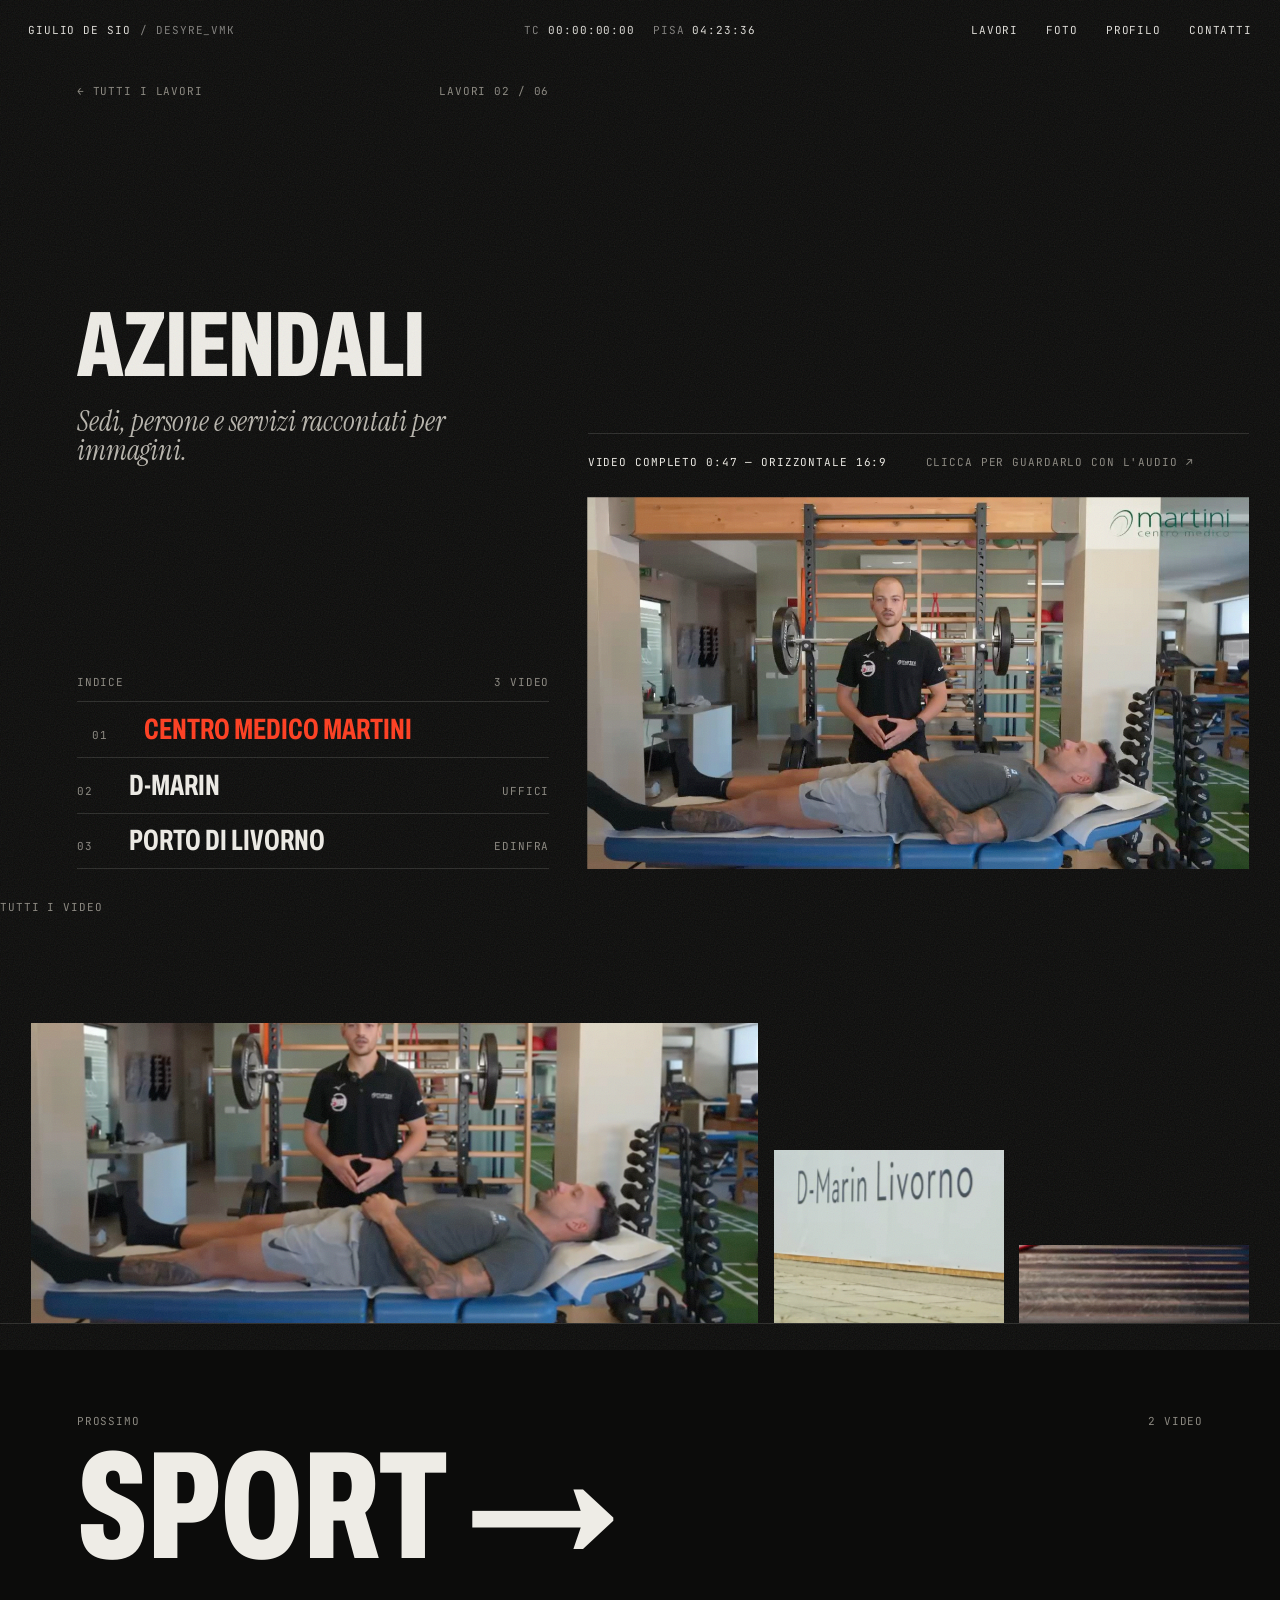
<file: lavori/aziendali/index.html>
<!DOCTYPE html><html lang="it"> <head><meta charset="utf-8"><meta name="viewport" content="width=device-width, initial-scale=1"><title>Aziendali — Giulio De Sio · Videomaker</title><meta name="description" content="Sedi, persone e servizi raccontati per immagini. Portfolio aziendali di Giulio De Sio, videomaker e fotografo toscano."><meta name="theme-color" content="#0c0c0b"><meta property="og:title" content="Aziendali — Giulio De Sio · Videomaker"><meta property="og:description" content="Sedi, persone e servizi raccontati per immagini. Portfolio aziendali di Giulio De Sio, videomaker e fotografo toscano."><meta property="og:type" content="website"><link rel="icon" type="image/svg+xml" href="/favicon.svg"><link rel="preconnect" href="https://fonts.googleapis.com"><link rel="preconnect" href="https://fonts.gstatic.com" crossorigin><link href="https://fonts.googleapis.com/css2?family=Archivo:wdth,wght@62..125,100..900&family=Instrument+Serif:ital@0;1&family=JetBrains+Mono:wght@400;500&display=swap" rel="stylesheet"><noscript><style>.hero__svg { display: none; } .hero__meta { opacity: 1; }</style></noscript><script>
      // Al reload si riparte sempre dall'inizio: va impostato prima che il browser ripristini lo scroll.
      if ('scrollRestoration' in history) history.scrollRestoration = 'manual';
      // arrivando da un link (es. /#lavori da una pagina dei lavori) si va a quella sezione; al reload no
      var nav = performance.getEntriesByType && performance.getEntriesByType('navigation')[0];
      window.__startHash = nav && nav.type === 'reload' ? '' : location.hash;
      if (location.hash) history.replaceState(null, '', location.pathname + location.search);
      addEventListener('beforeunload', () => scrollTo(0, 0));
    </script><link rel="stylesheet" href="/_astro/index.Cc7xUWrO.css"></head> <body>  <div class="root" data-root> <header class="hud mono" data-hud> <div class="hud__inner"> <a href="/" class="hud__brand"> <span>Giulio De Sio</span><span class="dim">/ Desyre_vmk</span> </a> <div class="hud__center"> <span><span class="dim">TC</span><span data-tc>00:00:00:00</span></span> <span><span class="dim">Pisa</span><span data-clock></span></span> </div> <nav class="hud__nav" aria-label="Sezioni"> <a href="/#lavori">Lavori</a><a href="/#foto">Foto</a><a href="/#profilo">Profilo</a><a href="/#contatti">Contatti</a> </nav> </div> </header> <div class="cursor" data-cursor-el aria-hidden="true"><span class="cursor__label" data-cursor-label></span></div> <div class="grain" aria-hidden="true"></div> <main> <!-- Apertura: indice a sinistra, monitor di anteprima a destra --> <section class="cat"> <div class="cat__side"> <div class="cat__row mono muted" data-cat-fade> <a href="/#lavori" class="cat__back">← Tutti i lavori</a><span>Lavori 02 / 06</span> </div> <div> <h1 class="cat__title" style="--len:9"><span data-cat-title>Aziendali</span></h1> <p class="serif cat__intro" data-cat-fade>Sedi, persone e servizi raccontati per immagini.</p> </div> <div class="cat__index"> <div class="cat__row mono muted cat__index-head" data-cat-fade> <span>Indice</span><span>3 video</span> </div> <ol class="cat__list"> <li data-cat-item> <button type="button" class="cat__item is-active" data-index="0" data-play="/media/lavori/martini.mp4" data-poster="/media/lavori/martini-loop.jpg" data-title="Centro Medico Martini" data-info="Video completo 0:47 — orizzontale 16:9" data-format="h"> <span class="mono muted">01</span> <span class="cat__item-title">Centro Medico Martini</span> <span class="mono muted cat__item-client"></span> </button> </li><li data-cat-item> <button type="button" class="cat__item" data-index="1" data-play="/media/lavori/dmarin-uffici.mp4" data-poster="/media/lavori/dmarin-uffici-loop.jpg" data-title="D-Marin · Uffici" data-info="Video completo 0:21 — verticale 9:16" data-format="v"> <span class="mono muted">02</span> <span class="cat__item-title">D-Marin</span> <span class="mono muted cat__item-client">Uffici</span> </button> </li><li data-cat-item> <button type="button" class="cat__item" data-index="2" data-play="/media/lavori/porto-livorno.mp4" data-poster="/media/lavori/porto-livorno-loop.jpg" data-title="Porto di Livorno · Edinfra" data-info="Video completo 0:21 — verticale 9:16" data-format="v"> <span class="mono muted">03</span> <span class="cat__item-title">Porto di Livorno</span> <span class="mono muted cat__item-client">Edinfra</span> </button> </li> </ol> </div> </div> <!-- Monitor: il riquadro prende il formato del video attivo (9:16 o 16:9); accanto, le info --> <div class="cat__stage is-h" data-stage-wrap> <div class="stage__meta" data-stage-meta> <span class="stage__bar" aria-hidden="true"><span data-stage-bar></span></span> <span class="mono" data-stage-info>Video completo 0:47 — orizzontale 16:9</span> <span class="mono muted">Clicca per guardarlo con l'audio ↗</span> </div> <button type="button" class="stage__frame" data-stage data-cursor="Play" aria-label="Guarda il video selezionato con l'audio"> <div class="stage__item is-active" data-stage-item> <video class="stage__video" muted loop playsinline preload="none" poster="/media/lavori/martini-loop.jpg" data-src="/media/lavori/martini-loop.mp4"></video> </div><div class="stage__item" data-stage-item> <video class="stage__video" muted loop playsinline preload="none" poster="/media/lavori/dmarin-uffici-loop.jpg" data-src="/media/lavori/dmarin-uffici-loop.mp4"></video> </div><div class="stage__item" data-stage-item> <video class="stage__video" muted loop playsinline preload="none" poster="/media/lavori/porto-livorno-loop.jpg" data-src="/media/lavori/porto-livorno-loop.mp4"></video> </div> </button> </div> </section> <!-- Muro: tutti i video insieme --> <section class="wall" aria-label="Tutti i video Aziendali"> <div class="mono muted wall__head">Tutti i video</div> <div class="wall__grid"> <div class="wall__row" style="--n:3;--sum:2.9028"> <button type="button" class="tile tile--h" data-tile data-play="/media/lavori/martini.mp4" data-poster="/media/lavori/martini-loop.jpg" data-title="Centro Medico Martini" data-cursor="Play" aria-label="Guarda Centro Medico Martini"> <div class="tile__inner" data-tile-inner> <div class="media media--dark">  <video muted loop playsinline preload="none" poster="/media/lavori/martini-loop.jpg" data-video data-lazy aria-label="Centro Medico Martini">  <source data-src="/media/lavori/martini-loop.mp4" type="video/mp4"> </video>  </div> </div> </button><button type="button" class="tile tile--v" data-tile data-play="/media/lavori/dmarin-uffici.mp4" data-poster="/media/lavori/dmarin-uffici-loop.jpg" data-title="D-Marin · Uffici" data-cursor="Play" aria-label="Guarda D-Marin · Uffici"> <div class="tile__inner" data-tile-inner> <div class="media media--dark">  <video muted loop playsinline preload="none" poster="/media/lavori/dmarin-uffici-loop.jpg" data-video data-lazy aria-label="D-Marin · Uffici">  <source data-src="/media/lavori/dmarin-uffici-loop.mp4" type="video/mp4"> </video>  </div> </div> </button><button type="button" class="tile tile--v" data-tile data-play="/media/lavori/porto-livorno.mp4" data-poster="/media/lavori/porto-livorno-loop.jpg" data-title="Porto di Livorno · Edinfra" data-cursor="Play" aria-label="Guarda Porto di Livorno · Edinfra"> <div class="tile__inner" data-tile-inner> <div class="media media--dark">  <video muted loop playsinline preload="none" poster="/media/lavori/porto-livorno-loop.jpg" data-video data-lazy aria-label="Porto di Livorno · Edinfra">  <source data-src="/media/lavori/porto-livorno-loop.mp4" type="video/mp4"> </video>  </div> </div> </button> </div> </div> </section> <a href="/lavori/sport/" class="cat-next" data-cursor="Apri"> <span class="cat__row mono muted"><span>Prossimo</span><span>2 video</span></span> <span class="cat-next__name">Sport →</span> </a> <section id="contatti" class="contact" data-contact> <div class="contact__inner" data-contact-inner> <div class="contact__row mono"> <span>Contatti</span><span>Pisa, Toscana</span> </div> <h2 class="contact__title"> <span class="contact__mask"><span class="contact__line contact__line--cond" data-line>Hai un</span></span> <span class="contact__mask contact__mask--serif"><span class="contact__line serif" data-line>progetto?</span></span> </h2> <div class="contact__body"> <div class="contact__mail"> <a href="mailto:giulio.desio03@gmail.com" data-cursor="Scrivi" class="contact__email">giulio.desio03@gmail.com</a> <!-- il mailto apre solo l'app di posta del dispositivo: se non è configurata non succede nulla, quindi due alternative sempre funzionanti --> <div class="contact__actions mono"> <button type="button" class="contact__btn" data-copy="giulio.desio03@gmail.com" data-copy-done="Copiato ✓">Copia indirizzo</button> <a class="contact__btn" href="https://mail.google.com/mail/?view=cm&fs=1&to=giulio.desio03@gmail.com" target="_blank" rel="noopener">Scrivi da Gmail ↗</a> </div> </div> <div class="contact__cols"> <a href="tel:+393311512539" class="contact__col"> <span class="mono">Telefono</span><span class="contact__val">+39 331 151 2539</span> </a> <a href="https://instagram.com/desyre_vmk" target="_blank" rel="noopener" class="contact__col"> <span class="mono">Instagram</span><span class="contact__val">@desyre_vmk ↗</span> </a> <div class="contact__col"> <span class="mono">Base</span><span class="contact__val">Pisa, Toscana</span> </div> </div> </div> <footer class="contact__row mono"> <span>© 2026 Giulio De Sio — Videomaker e fotografo</span> <a href="#top" data-goto="top" class="contact__top">Torna su ↑</a> </footer> </div> </section> </main> <!-- Visore a schermo intero: video completi (con audio) e foto ingrandite. Gestito da scripts/common.ts (initViewer). --><div class="lightbox" data-lightbox role="dialog" aria-modal="true" aria-hidden="true" aria-label="Visore"> <div class="lightbox__bar mono"> <span class="lightbox__title"><span data-lightbox-count class="muted"></span><span data-lightbox-title></span></span> <button type="button" class="lightbox__close" data-lightbox-close>Chiudi ✕</button> </div> <div class="lightbox__stage" data-lightbox-stage> <video data-lightbox-video controls playsinline preload="none"></video> <img data-lightbox-img alt=""> <button type="button" class="lightbox__nav lightbox__nav--prev mono" data-lightbox-prev aria-label="Foto precedente">←</button> <button type="button" class="lightbox__nav lightbox__nav--next mono" data-lightbox-next aria-label="Foto successiva">→</button> </div> </div> </div> <script type="module" src="/_astro/_id_.astro_astro_type_script_index_0_lang.Bfhfixrb.js"></script>  </body> </html>
</file>
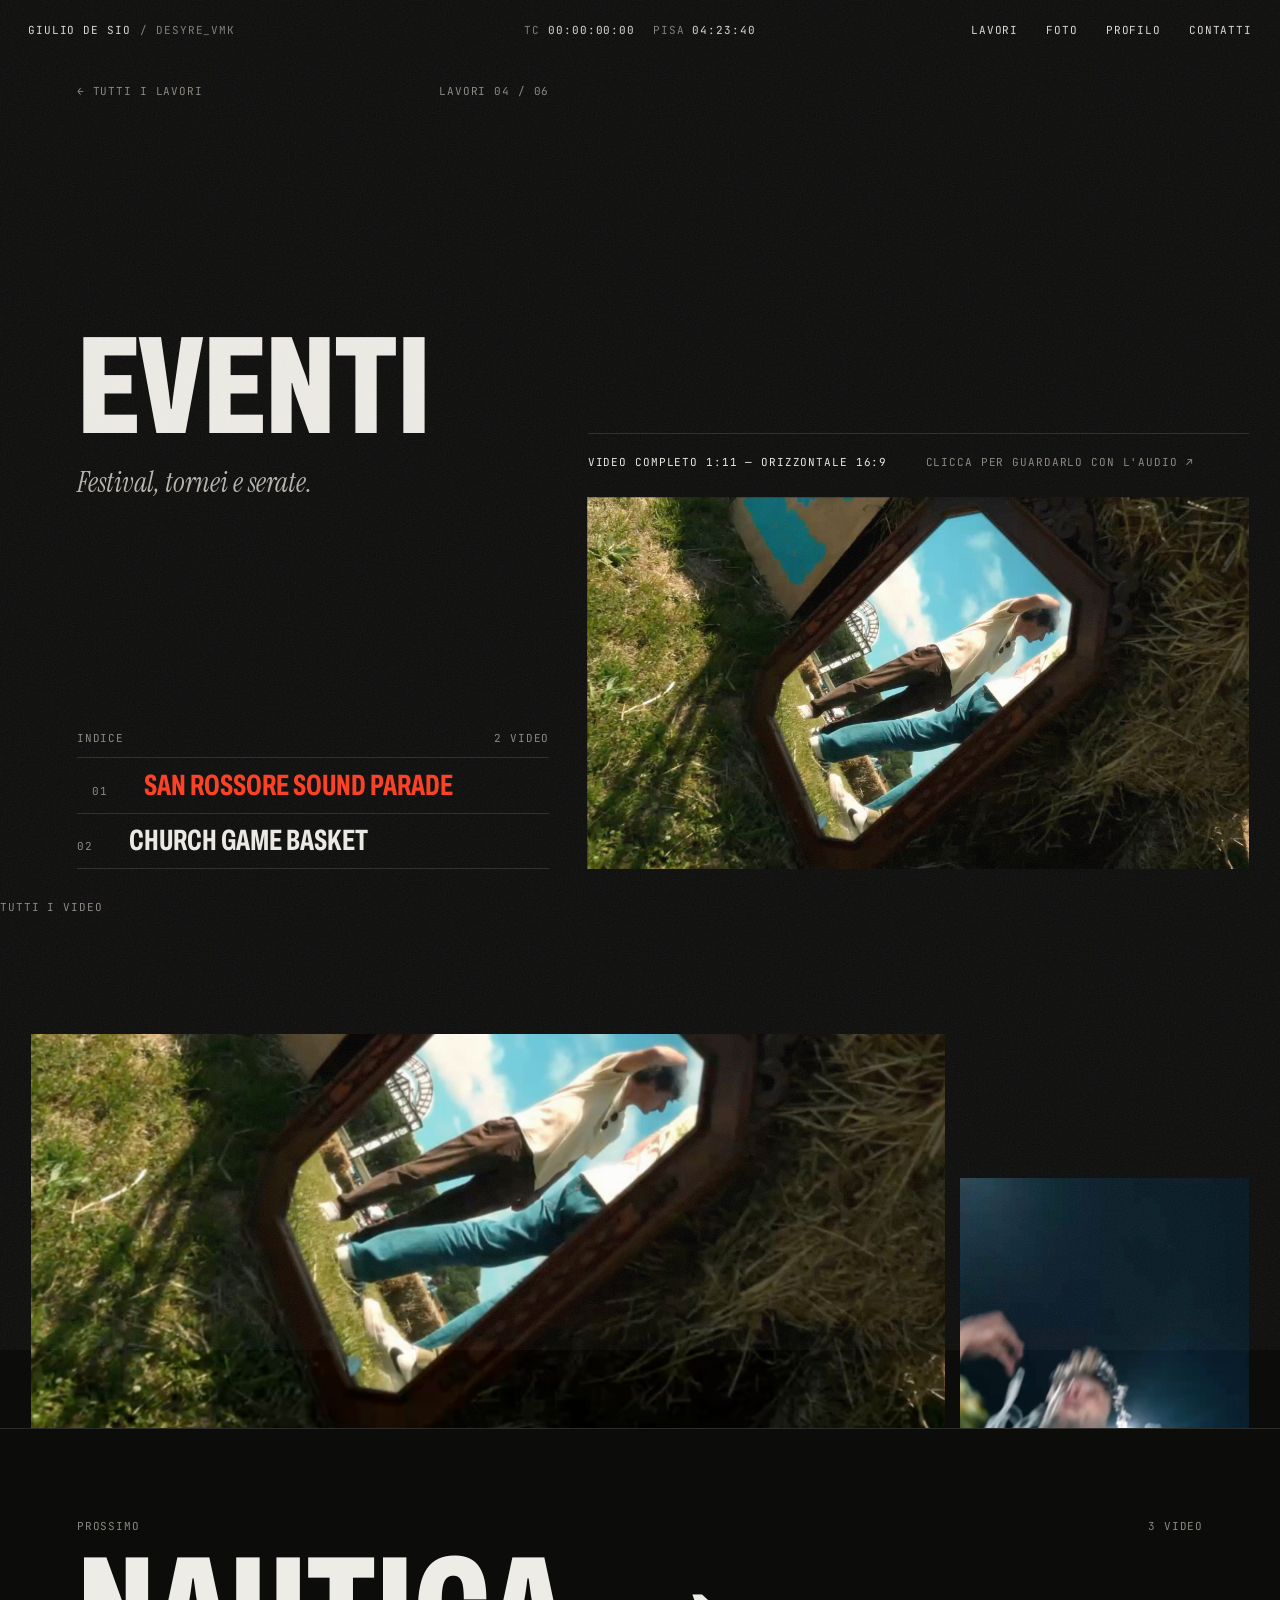
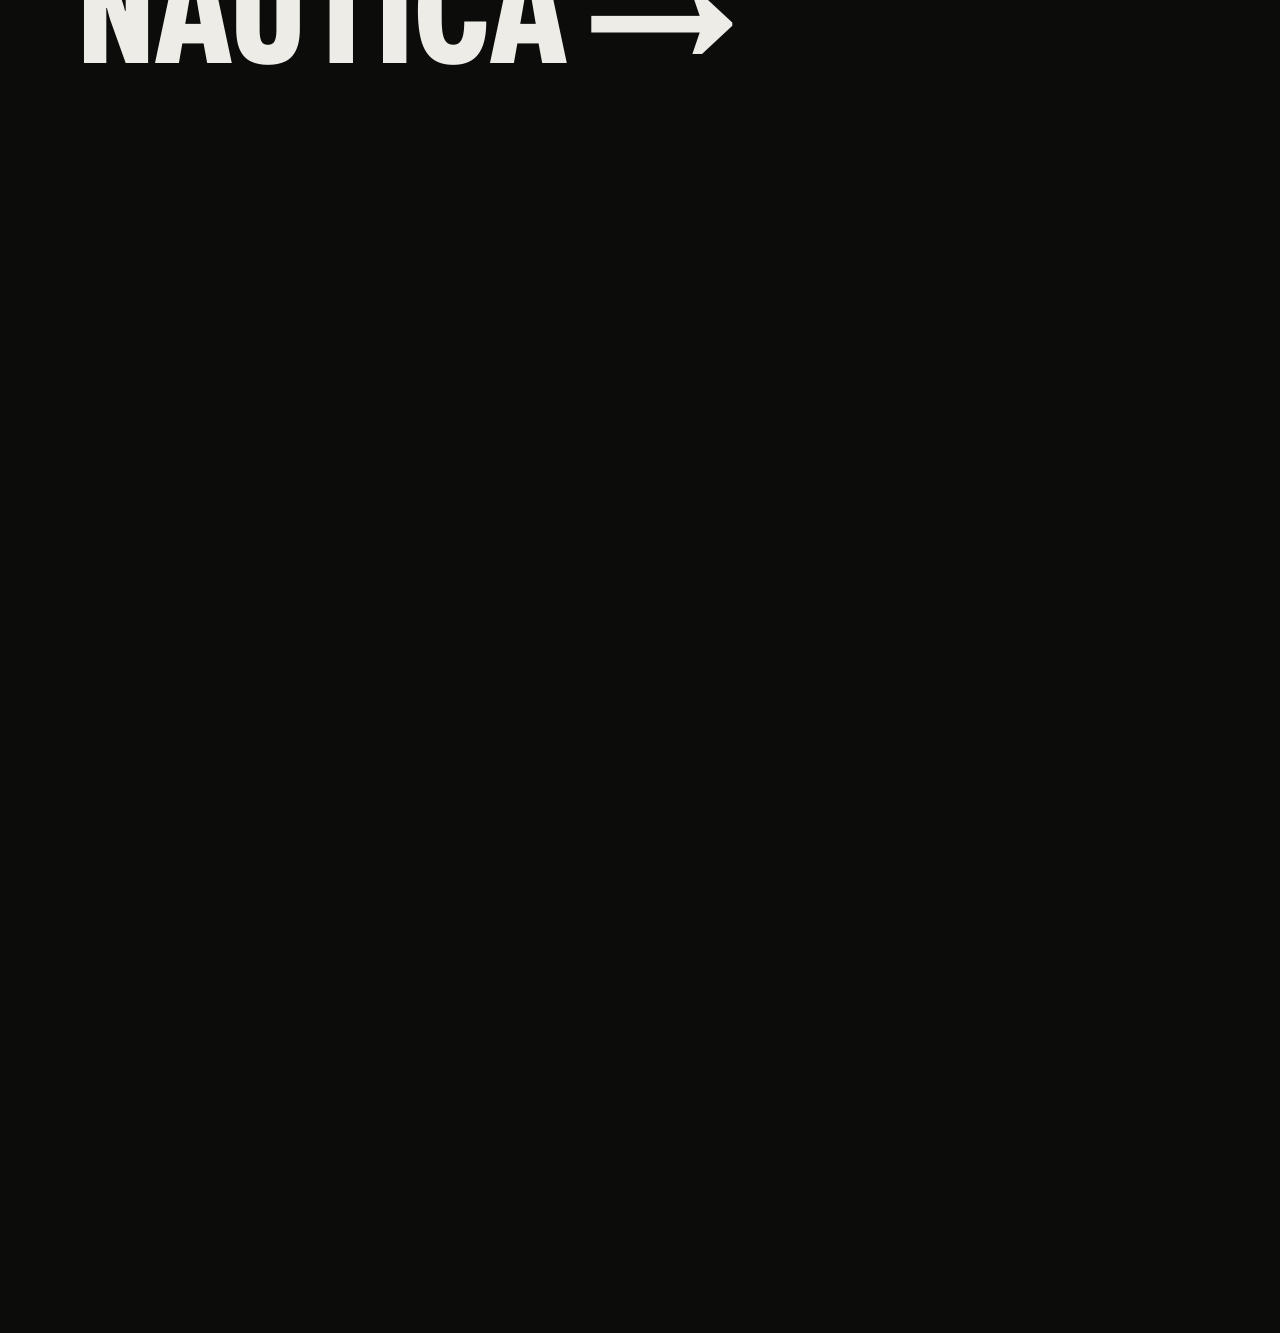
<file: lavori/eventi/index.html>
<!DOCTYPE html><html lang="it"> <head><meta charset="utf-8"><meta name="viewport" content="width=device-width, initial-scale=1"><title>Eventi — Giulio De Sio · Videomaker</title><meta name="description" content="Festival, tornei e serate. Portfolio eventi di Giulio De Sio, videomaker e fotografo toscano."><meta name="theme-color" content="#0c0c0b"><meta property="og:title" content="Eventi — Giulio De Sio · Videomaker"><meta property="og:description" content="Festival, tornei e serate. Portfolio eventi di Giulio De Sio, videomaker e fotografo toscano."><meta property="og:type" content="website"><link rel="icon" type="image/svg+xml" href="/favicon.svg"><link rel="preconnect" href="https://fonts.googleapis.com"><link rel="preconnect" href="https://fonts.gstatic.com" crossorigin><link href="https://fonts.googleapis.com/css2?family=Archivo:wdth,wght@62..125,100..900&family=Instrument+Serif:ital@0;1&family=JetBrains+Mono:wght@400;500&display=swap" rel="stylesheet"><noscript><style>.hero__svg { display: none; } .hero__meta { opacity: 1; }</style></noscript><script>
      // Al reload si riparte sempre dall'inizio: va impostato prima che il browser ripristini lo scroll.
      if ('scrollRestoration' in history) history.scrollRestoration = 'manual';
      // arrivando da un link (es. /#lavori da una pagina dei lavori) si va a quella sezione; al reload no
      var nav = performance.getEntriesByType && performance.getEntriesByType('navigation')[0];
      window.__startHash = nav && nav.type === 'reload' ? '' : location.hash;
      if (location.hash) history.replaceState(null, '', location.pathname + location.search);
      addEventListener('beforeunload', () => scrollTo(0, 0));
    </script><link rel="stylesheet" href="/_astro/index.Cc7xUWrO.css"></head> <body>  <div class="root" data-root> <header class="hud mono" data-hud> <div class="hud__inner"> <a href="/" class="hud__brand"> <span>Giulio De Sio</span><span class="dim">/ Desyre_vmk</span> </a> <div class="hud__center"> <span><span class="dim">TC</span><span data-tc>00:00:00:00</span></span> <span><span class="dim">Pisa</span><span data-clock></span></span> </div> <nav class="hud__nav" aria-label="Sezioni"> <a href="/#lavori">Lavori</a><a href="/#foto">Foto</a><a href="/#profilo">Profilo</a><a href="/#contatti">Contatti</a> </nav> </div> </header> <div class="cursor" data-cursor-el aria-hidden="true"><span class="cursor__label" data-cursor-label></span></div> <div class="grain" aria-hidden="true"></div> <main> <!-- Apertura: indice a sinistra, monitor di anteprima a destra --> <section class="cat"> <div class="cat__side"> <div class="cat__row mono muted" data-cat-fade> <a href="/#lavori" class="cat__back">← Tutti i lavori</a><span>Lavori 04 / 06</span> </div> <div> <h1 class="cat__title" style="--len:6"><span data-cat-title>Eventi</span></h1> <p class="serif cat__intro" data-cat-fade>Festival, tornei e serate.</p> </div> <div class="cat__index"> <div class="cat__row mono muted cat__index-head" data-cat-fade> <span>Indice</span><span>2 video</span> </div> <ol class="cat__list"> <li data-cat-item> <button type="button" class="cat__item is-active" data-index="0" data-play="/media/lavori/san-rossore.mp4" data-poster="/media/lavori/san-rossore-loop.jpg" data-title="San Rossore Sound Parade" data-info="Video completo 1:11 — orizzontale 16:9" data-format="h"> <span class="mono muted">01</span> <span class="cat__item-title">San Rossore Sound Parade</span> <span class="mono muted cat__item-client"></span> </button> </li><li data-cat-item> <button type="button" class="cat__item" data-index="1" data-play="/media/lavori/church.mp4" data-poster="/media/lavori/church-loop.jpg" data-title="Church Game Basket" data-info="Video completo 0:16 — verticale 9:16" data-format="v"> <span class="mono muted">02</span> <span class="cat__item-title">Church Game Basket</span> <span class="mono muted cat__item-client"></span> </button> </li> </ol> </div> </div> <!-- Monitor: il riquadro prende il formato del video attivo (9:16 o 16:9); accanto, le info --> <div class="cat__stage is-h" data-stage-wrap> <div class="stage__meta" data-stage-meta> <span class="stage__bar" aria-hidden="true"><span data-stage-bar></span></span> <span class="mono" data-stage-info>Video completo 1:11 — orizzontale 16:9</span> <span class="mono muted">Clicca per guardarlo con l'audio ↗</span> </div> <button type="button" class="stage__frame" data-stage data-cursor="Play" aria-label="Guarda il video selezionato con l'audio"> <div class="stage__item is-active" data-stage-item> <video class="stage__video" muted loop playsinline preload="none" poster="/media/lavori/san-rossore-loop.jpg" data-src="/media/lavori/san-rossore-loop.mp4"></video> </div><div class="stage__item" data-stage-item> <video class="stage__video" muted loop playsinline preload="none" poster="/media/lavori/church-loop.jpg" data-src="/media/lavori/church-loop.mp4"></video> </div> </button> </div> </section> <!-- Muro: tutti i video insieme --> <section class="wall" aria-label="Tutti i video Eventi"> <div class="mono muted wall__head">Tutti i video</div> <div class="wall__grid"> <div class="wall__row" style="--n:2;--sum:2.3403"> <button type="button" class="tile tile--h" data-tile data-play="/media/lavori/san-rossore.mp4" data-poster="/media/lavori/san-rossore-loop.jpg" data-title="San Rossore Sound Parade" data-cursor="Play" aria-label="Guarda San Rossore Sound Parade"> <div class="tile__inner" data-tile-inner> <div class="media media--dark">  <video muted loop playsinline preload="none" poster="/media/lavori/san-rossore-loop.jpg" data-video data-lazy aria-label="San Rossore Sound Parade">  <source data-src="/media/lavori/san-rossore-loop.mp4" type="video/mp4"> </video>  </div> </div> </button><button type="button" class="tile tile--v" data-tile data-play="/media/lavori/church.mp4" data-poster="/media/lavori/church-loop.jpg" data-title="Church Game Basket" data-cursor="Play" aria-label="Guarda Church Game Basket"> <div class="tile__inner" data-tile-inner> <div class="media media--dark">  <video muted loop playsinline preload="none" poster="/media/lavori/church-loop.jpg" data-video data-lazy aria-label="Church Game Basket">  <source data-src="/media/lavori/church-loop.mp4" type="video/mp4"> </video>  </div> </div> </button> </div> </div> </section> <a href="/lavori/nautica/" class="cat-next" data-cursor="Apri"> <span class="cat__row mono muted"><span>Prossimo</span><span>3 video</span></span> <span class="cat-next__name">Nautica →</span> </a> <section id="contatti" class="contact" data-contact> <div class="contact__inner" data-contact-inner> <div class="contact__row mono"> <span>Contatti</span><span>Pisa, Toscana</span> </div> <h2 class="contact__title"> <span class="contact__mask"><span class="contact__line contact__line--cond" data-line>Hai un</span></span> <span class="contact__mask contact__mask--serif"><span class="contact__line serif" data-line>progetto?</span></span> </h2> <div class="contact__body"> <div class="contact__mail"> <a href="mailto:giulio.desio03@gmail.com" data-cursor="Scrivi" class="contact__email">giulio.desio03@gmail.com</a> <!-- il mailto apre solo l'app di posta del dispositivo: se non è configurata non succede nulla, quindi due alternative sempre funzionanti --> <div class="contact__actions mono"> <button type="button" class="contact__btn" data-copy="giulio.desio03@gmail.com" data-copy-done="Copiato ✓">Copia indirizzo</button> <a class="contact__btn" href="https://mail.google.com/mail/?view=cm&fs=1&to=giulio.desio03@gmail.com" target="_blank" rel="noopener">Scrivi da Gmail ↗</a> </div> </div> <div class="contact__cols"> <a href="tel:+393311512539" class="contact__col"> <span class="mono">Telefono</span><span class="contact__val">+39 331 151 2539</span> </a> <a href="https://instagram.com/desyre_vmk" target="_blank" rel="noopener" class="contact__col"> <span class="mono">Instagram</span><span class="contact__val">@desyre_vmk ↗</span> </a> <div class="contact__col"> <span class="mono">Base</span><span class="contact__val">Pisa, Toscana</span> </div> </div> </div> <footer class="contact__row mono"> <span>© 2026 Giulio De Sio — Videomaker e fotografo</span> <a href="#top" data-goto="top" class="contact__top">Torna su ↑</a> </footer> </div> </section> </main> <!-- Visore a schermo intero: video completi (con audio) e foto ingrandite. Gestito da scripts/common.ts (initViewer). --><div class="lightbox" data-lightbox role="dialog" aria-modal="true" aria-hidden="true" aria-label="Visore"> <div class="lightbox__bar mono"> <span class="lightbox__title"><span data-lightbox-count class="muted"></span><span data-lightbox-title></span></span> <button type="button" class="lightbox__close" data-lightbox-close>Chiudi ✕</button> </div> <div class="lightbox__stage" data-lightbox-stage> <video data-lightbox-video controls playsinline preload="none"></video> <img data-lightbox-img alt=""> <button type="button" class="lightbox__nav lightbox__nav--prev mono" data-lightbox-prev aria-label="Foto precedente">←</button> <button type="button" class="lightbox__nav lightbox__nav--next mono" data-lightbox-next aria-label="Foto successiva">→</button> </div> </div> </div> <script type="module" src="/_astro/_id_.astro_astro_type_script_index_0_lang.Bfhfixrb.js"></script>  </body> </html>
</file>
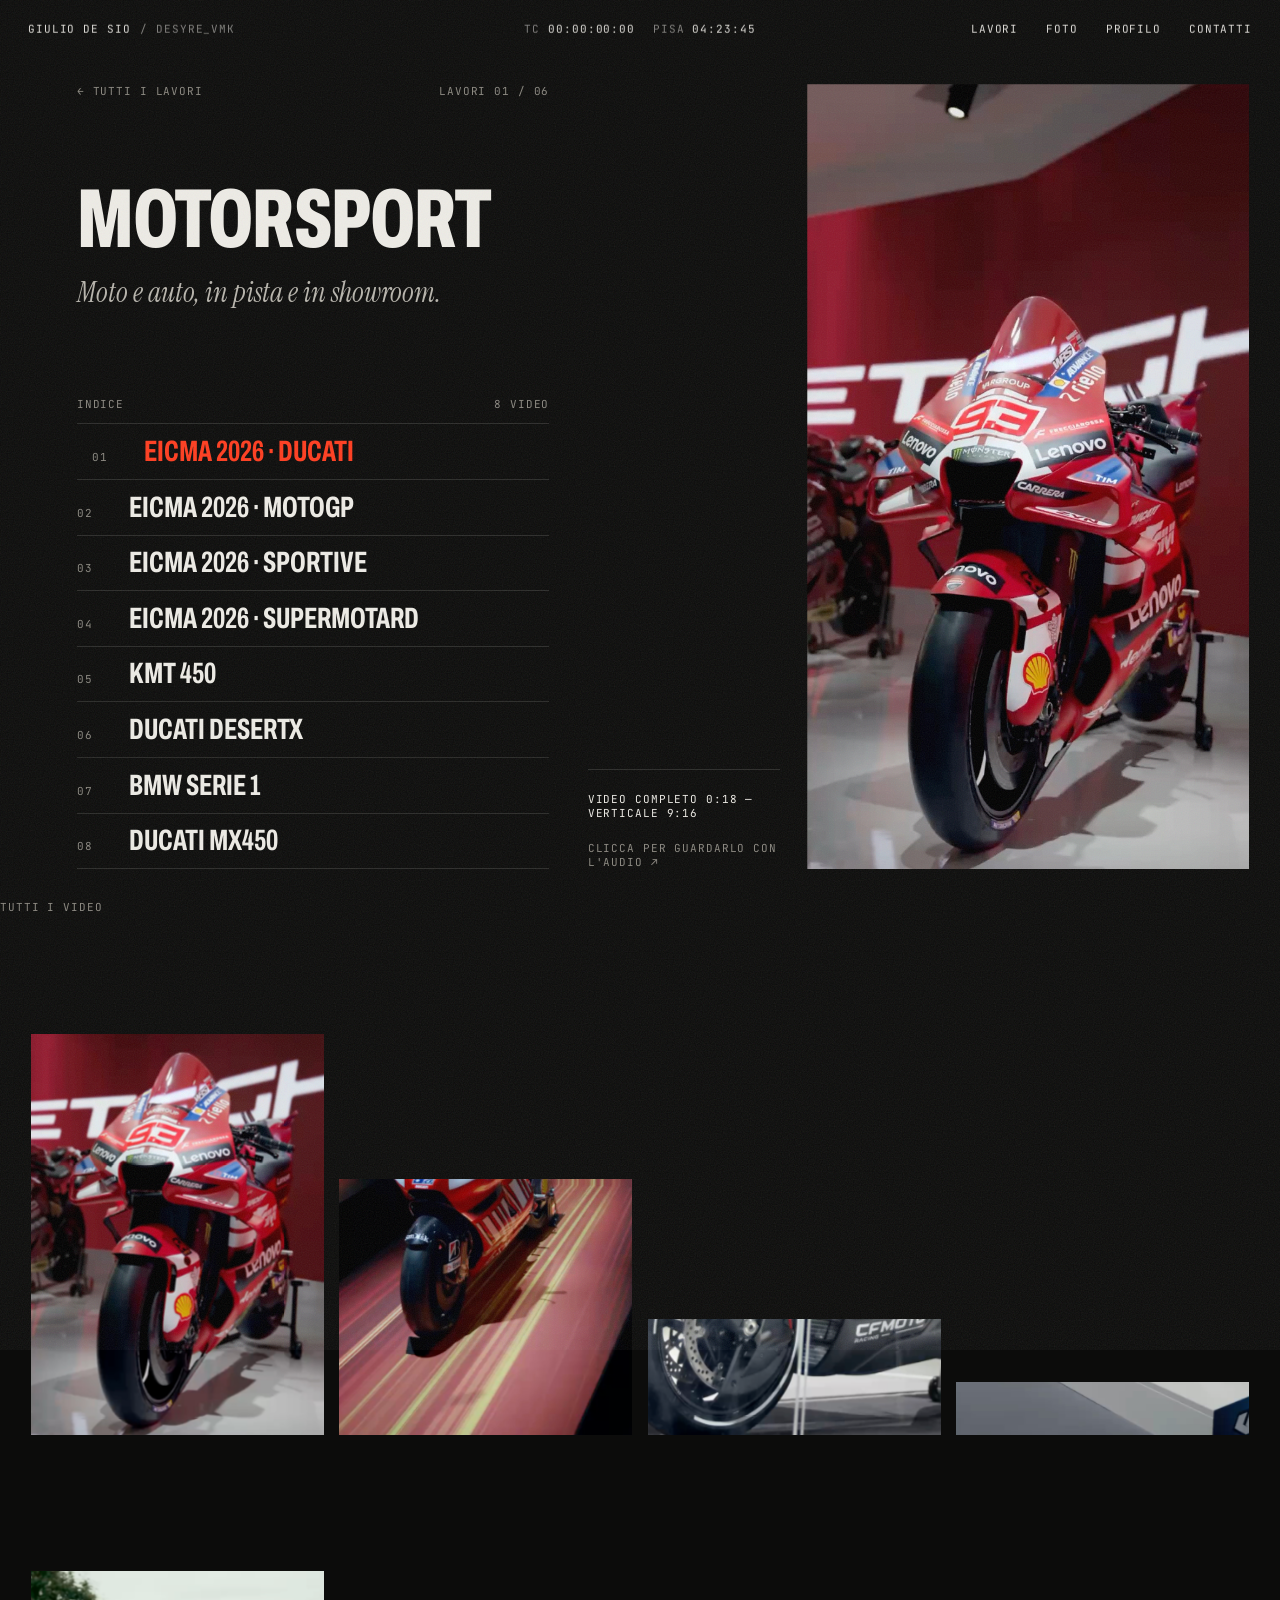
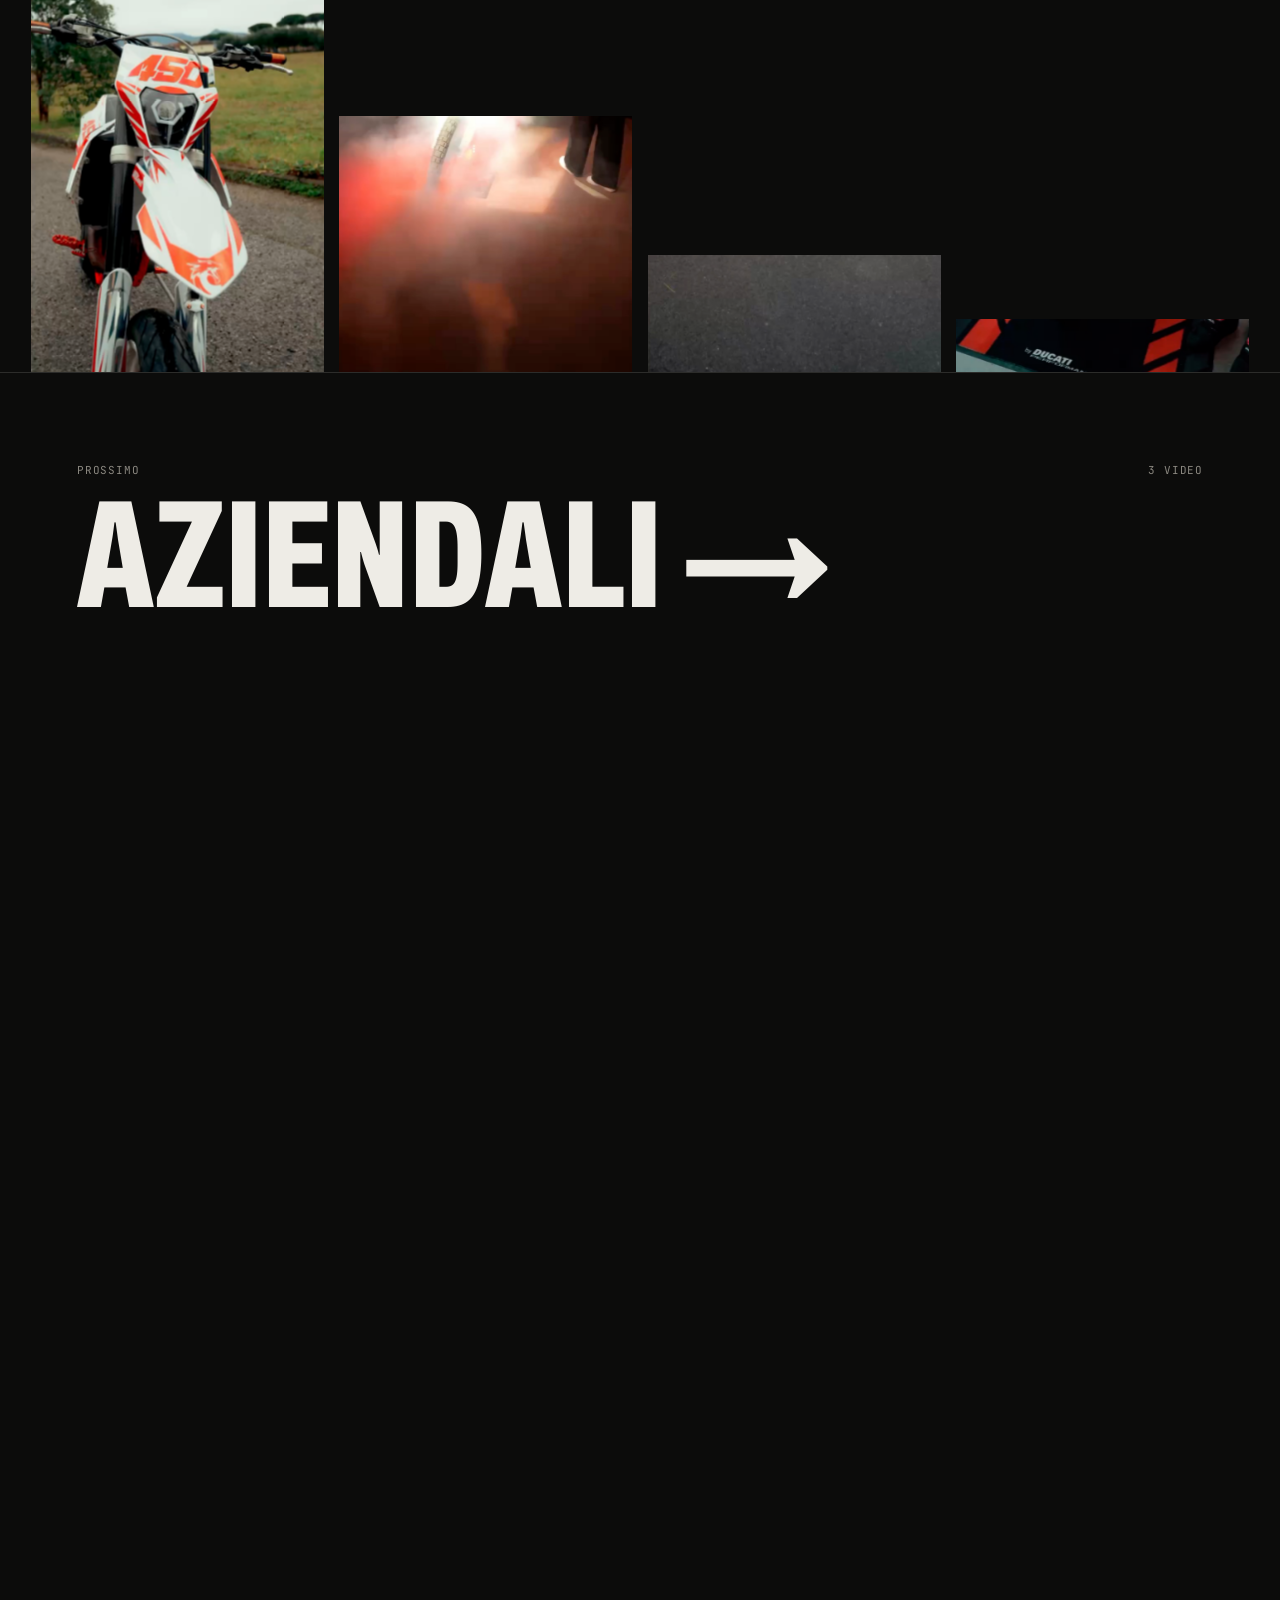
<file: lavori/motorsport/index.html>
<!DOCTYPE html><html lang="it"> <head><meta charset="utf-8"><meta name="viewport" content="width=device-width, initial-scale=1"><title>Motorsport — Giulio De Sio · Videomaker</title><meta name="description" content="Moto e auto, in pista e in showroom. Portfolio motorsport di Giulio De Sio, videomaker e fotografo toscano."><meta name="theme-color" content="#0c0c0b"><meta property="og:title" content="Motorsport — Giulio De Sio · Videomaker"><meta property="og:description" content="Moto e auto, in pista e in showroom. Portfolio motorsport di Giulio De Sio, videomaker e fotografo toscano."><meta property="og:type" content="website"><link rel="icon" type="image/svg+xml" href="/favicon.svg"><link rel="preconnect" href="https://fonts.googleapis.com"><link rel="preconnect" href="https://fonts.gstatic.com" crossorigin><link href="https://fonts.googleapis.com/css2?family=Archivo:wdth,wght@62..125,100..900&family=Instrument+Serif:ital@0;1&family=JetBrains+Mono:wght@400;500&display=swap" rel="stylesheet"><noscript><style>.hero__svg { display: none; } .hero__meta { opacity: 1; }</style></noscript><script>
      // Al reload si riparte sempre dall'inizio: va impostato prima che il browser ripristini lo scroll.
      if ('scrollRestoration' in history) history.scrollRestoration = 'manual';
      // arrivando da un link (es. /#lavori da una pagina dei lavori) si va a quella sezione; al reload no
      var nav = performance.getEntriesByType && performance.getEntriesByType('navigation')[0];
      window.__startHash = nav && nav.type === 'reload' ? '' : location.hash;
      if (location.hash) history.replaceState(null, '', location.pathname + location.search);
      addEventListener('beforeunload', () => scrollTo(0, 0));
    </script><link rel="stylesheet" href="/_astro/index.Cc7xUWrO.css"></head> <body>  <div class="root" data-root> <header class="hud mono" data-hud> <div class="hud__inner"> <a href="/" class="hud__brand"> <span>Giulio De Sio</span><span class="dim">/ Desyre_vmk</span> </a> <div class="hud__center"> <span><span class="dim">TC</span><span data-tc>00:00:00:00</span></span> <span><span class="dim">Pisa</span><span data-clock></span></span> </div> <nav class="hud__nav" aria-label="Sezioni"> <a href="/#lavori">Lavori</a><a href="/#foto">Foto</a><a href="/#profilo">Profilo</a><a href="/#contatti">Contatti</a> </nav> </div> </header> <div class="cursor" data-cursor-el aria-hidden="true"><span class="cursor__label" data-cursor-label></span></div> <div class="grain" aria-hidden="true"></div> <main> <!-- Apertura: indice a sinistra, monitor di anteprima a destra --> <section class="cat"> <div class="cat__side"> <div class="cat__row mono muted" data-cat-fade> <a href="/#lavori" class="cat__back">← Tutti i lavori</a><span>Lavori 01 / 06</span> </div> <div> <h1 class="cat__title" style="--len:10"><span data-cat-title>Motorsport</span></h1> <p class="serif cat__intro" data-cat-fade>Moto e auto, in pista e in showroom.</p> </div> <div class="cat__index"> <div class="cat__row mono muted cat__index-head" data-cat-fade> <span>Indice</span><span>8 video</span> </div> <ol class="cat__list"> <li data-cat-item> <button type="button" class="cat__item is-active" data-index="0" data-play="/media/lavori/eicma.mp4" data-poster="/media/lavori/eicma-loop.jpg" data-title="EICMA 2026 · Ducati" data-info="Video completo 0:18 — verticale 9:16" data-format="v"> <span class="mono muted">01</span> <span class="cat__item-title">EICMA 2026 · Ducati</span> <span class="mono muted cat__item-client"></span> </button> </li><li data-cat-item> <button type="button" class="cat__item" data-index="1" data-play="/media/lavori/eicma-motogp.mp4" data-poster="/media/lavori/eicma-motogp-loop.jpg" data-title="EICMA 2026 · MotoGP" data-info="Video completo 0:13 — verticale 9:16" data-format="v"> <span class="mono muted">02</span> <span class="cat__item-title">EICMA 2026 · MotoGP</span> <span class="mono muted cat__item-client"></span> </button> </li><li data-cat-item> <button type="button" class="cat__item" data-index="2" data-play="/media/lavori/eicma-sportive.mp4" data-poster="/media/lavori/eicma-sportive-loop.jpg" data-title="EICMA 2026 · Sportive" data-info="Video completo 0:17 — verticale 9:16" data-format="v"> <span class="mono muted">03</span> <span class="cat__item-title">EICMA 2026 · Sportive</span> <span class="mono muted cat__item-client"></span> </button> </li><li data-cat-item> <button type="button" class="cat__item" data-index="3" data-play="/media/lavori/eicma-supermotard.mp4" data-poster="/media/lavori/eicma-supermotard-loop.jpg" data-title="EICMA 2026 · Supermotard" data-info="Video completo 0:12 — verticale 9:16" data-format="v"> <span class="mono muted">04</span> <span class="cat__item-title">EICMA 2026 · Supermotard</span> <span class="mono muted cat__item-client"></span> </button> </li><li data-cat-item> <button type="button" class="cat__item" data-index="4" data-play="/media/lavori/kmt-450.mp4" data-poster="/media/lavori/kmt-450-loop.jpg" data-title="KMT 450" data-info="Video completo 0:18 — verticale 9:16" data-format="v"> <span class="mono muted">05</span> <span class="cat__item-title">KMT 450</span> <span class="mono muted cat__item-client"></span> </button> </li><li data-cat-item> <button type="button" class="cat__item" data-index="5" data-play="/media/lavori/ducati-desertx.mp4" data-poster="/media/lavori/ducati-desertx-loop.jpg" data-title="Ducati DesertX" data-info="Video completo 0:28 — verticale 9:16" data-format="v"> <span class="mono muted">06</span> <span class="cat__item-title">Ducati DesertX</span> <span class="mono muted cat__item-client"></span> </button> </li><li data-cat-item> <button type="button" class="cat__item" data-index="6" data-play="/media/lavori/bmw.mp4" data-poster="/media/lavori/bmw-loop.jpg" data-title="BMW Serie 1" data-info="Video completo 0:09 — verticale 9:16" data-format="v"> <span class="mono muted">07</span> <span class="cat__item-title">BMW Serie 1</span> <span class="mono muted cat__item-client"></span> </button> </li><li data-cat-item> <button type="button" class="cat__item" data-index="7" data-play="/media/lavori/moto-showroom.mp4" data-poster="/media/lavori/moto-showroom-loop.jpg" data-title="Ducati MX450" data-info="Video completo 0:11 — verticale 9:16" data-format="v"> <span class="mono muted">08</span> <span class="cat__item-title">Ducati MX450</span> <span class="mono muted cat__item-client"></span> </button> </li> </ol> </div> </div> <!-- Monitor: il riquadro prende il formato del video attivo (9:16 o 16:9); accanto, le info --> <div class="cat__stage is-v" data-stage-wrap> <div class="stage__meta" data-stage-meta> <span class="stage__bar" aria-hidden="true"><span data-stage-bar></span></span> <span class="mono" data-stage-info>Video completo 0:18 — verticale 9:16</span> <span class="mono muted">Clicca per guardarlo con l'audio ↗</span> </div> <button type="button" class="stage__frame" data-stage data-cursor="Play" aria-label="Guarda il video selezionato con l'audio"> <div class="stage__item is-active" data-stage-item> <video class="stage__video" muted loop playsinline preload="none" poster="/media/lavori/eicma-loop.jpg" data-src="/media/lavori/eicma-loop.mp4"></video> </div><div class="stage__item" data-stage-item> <video class="stage__video" muted loop playsinline preload="none" poster="/media/lavori/eicma-motogp-loop.jpg" data-src="/media/lavori/eicma-motogp-loop.mp4"></video> </div><div class="stage__item" data-stage-item> <video class="stage__video" muted loop playsinline preload="none" poster="/media/lavori/eicma-sportive-loop.jpg" data-src="/media/lavori/eicma-sportive-loop.mp4"></video> </div><div class="stage__item" data-stage-item> <video class="stage__video" muted loop playsinline preload="none" poster="/media/lavori/eicma-supermotard-loop.jpg" data-src="/media/lavori/eicma-supermotard-loop.mp4"></video> </div><div class="stage__item" data-stage-item> <video class="stage__video" muted loop playsinline preload="none" poster="/media/lavori/kmt-450-loop.jpg" data-src="/media/lavori/kmt-450-loop.mp4"></video> </div><div class="stage__item" data-stage-item> <video class="stage__video" muted loop playsinline preload="none" poster="/media/lavori/ducati-desertx-loop.jpg" data-src="/media/lavori/ducati-desertx-loop.mp4"></video> </div><div class="stage__item" data-stage-item> <video class="stage__video" muted loop playsinline preload="none" poster="/media/lavori/bmw-loop.jpg" data-src="/media/lavori/bmw-loop.mp4"></video> </div><div class="stage__item" data-stage-item> <video class="stage__video" muted loop playsinline preload="none" poster="/media/lavori/moto-showroom-loop.jpg" data-src="/media/lavori/moto-showroom-loop.mp4"></video> </div> </button> </div> </section> <!-- Muro: tutti i video insieme --> <section class="wall" aria-label="Tutti i video Motorsport"> <div class="mono muted wall__head">Tutti i video</div> <div class="wall__grid"> <div class="wall__row" style="--n:4;--sum:2.2500"> <button type="button" class="tile tile--v" data-tile data-play="/media/lavori/eicma.mp4" data-poster="/media/lavori/eicma-loop.jpg" data-title="EICMA 2026 · Ducati" data-cursor="Play" aria-label="Guarda EICMA 2026 · Ducati"> <div class="tile__inner" data-tile-inner> <div class="media media--dark">  <video muted loop playsinline preload="none" poster="/media/lavori/eicma-loop.jpg" data-video data-lazy aria-label="EICMA 2026 · Ducati">  <source data-src="/media/lavori/eicma-loop.mp4" type="video/mp4"> </video>  </div> </div> </button><button type="button" class="tile tile--v" data-tile data-play="/media/lavori/eicma-motogp.mp4" data-poster="/media/lavori/eicma-motogp-loop.jpg" data-title="EICMA 2026 · MotoGP" data-cursor="Play" aria-label="Guarda EICMA 2026 · MotoGP"> <div class="tile__inner" data-tile-inner> <div class="media media--dark">  <video muted loop playsinline preload="none" poster="/media/lavori/eicma-motogp-loop.jpg" data-video data-lazy aria-label="EICMA 2026 · MotoGP">  <source data-src="/media/lavori/eicma-motogp-loop.mp4" type="video/mp4"> </video>  </div> </div> </button><button type="button" class="tile tile--v" data-tile data-play="/media/lavori/eicma-sportive.mp4" data-poster="/media/lavori/eicma-sportive-loop.jpg" data-title="EICMA 2026 · Sportive" data-cursor="Play" aria-label="Guarda EICMA 2026 · Sportive"> <div class="tile__inner" data-tile-inner> <div class="media media--dark">  <video muted loop playsinline preload="none" poster="/media/lavori/eicma-sportive-loop.jpg" data-video data-lazy aria-label="EICMA 2026 · Sportive">  <source data-src="/media/lavori/eicma-sportive-loop.mp4" type="video/mp4"> </video>  </div> </div> </button><button type="button" class="tile tile--v" data-tile data-play="/media/lavori/eicma-supermotard.mp4" data-poster="/media/lavori/eicma-supermotard-loop.jpg" data-title="EICMA 2026 · Supermotard" data-cursor="Play" aria-label="Guarda EICMA 2026 · Supermotard"> <div class="tile__inner" data-tile-inner> <div class="media media--dark">  <video muted loop playsinline preload="none" poster="/media/lavori/eicma-supermotard-loop.jpg" data-video data-lazy aria-label="EICMA 2026 · Supermotard">  <source data-src="/media/lavori/eicma-supermotard-loop.mp4" type="video/mp4"> </video>  </div> </div> </button> </div><div class="wall__row" style="--n:4;--sum:2.2500"> <button type="button" class="tile tile--v" data-tile data-play="/media/lavori/kmt-450.mp4" data-poster="/media/lavori/kmt-450-loop.jpg" data-title="KMT 450" data-cursor="Play" aria-label="Guarda KMT 450"> <div class="tile__inner" data-tile-inner> <div class="media media--dark">  <video muted loop playsinline preload="none" poster="/media/lavori/kmt-450-loop.jpg" data-video data-lazy aria-label="KMT 450">  <source data-src="/media/lavori/kmt-450-loop.mp4" type="video/mp4"> </video>  </div> </div> </button><button type="button" class="tile tile--v" data-tile data-play="/media/lavori/ducati-desertx.mp4" data-poster="/media/lavori/ducati-desertx-loop.jpg" data-title="Ducati DesertX" data-cursor="Play" aria-label="Guarda Ducati DesertX"> <div class="tile__inner" data-tile-inner> <div class="media media--dark">  <video muted loop playsinline preload="none" poster="/media/lavori/ducati-desertx-loop.jpg" data-video data-lazy aria-label="Ducati DesertX">  <source data-src="/media/lavori/ducati-desertx-loop.mp4" type="video/mp4"> </video>  </div> </div> </button><button type="button" class="tile tile--v" data-tile data-play="/media/lavori/bmw.mp4" data-poster="/media/lavori/bmw-loop.jpg" data-title="BMW Serie 1" data-cursor="Play" aria-label="Guarda BMW Serie 1"> <div class="tile__inner" data-tile-inner> <div class="media media--dark">  <video muted loop playsinline preload="none" poster="/media/lavori/bmw-loop.jpg" data-video data-lazy aria-label="BMW Serie 1">  <source data-src="/media/lavori/bmw-loop.mp4" type="video/mp4"> </video>  </div> </div> </button><button type="button" class="tile tile--v" data-tile data-play="/media/lavori/moto-showroom.mp4" data-poster="/media/lavori/moto-showroom-loop.jpg" data-title="Ducati MX450" data-cursor="Play" aria-label="Guarda Ducati MX450"> <div class="tile__inner" data-tile-inner> <div class="media media--dark">  <video muted loop playsinline preload="none" poster="/media/lavori/moto-showroom-loop.jpg" data-video data-lazy aria-label="Ducati MX450">  <source data-src="/media/lavori/moto-showroom-loop.mp4" type="video/mp4"> </video>  </div> </div> </button> </div> </div> </section> <a href="/lavori/aziendali/" class="cat-next" data-cursor="Apri"> <span class="cat__row mono muted"><span>Prossimo</span><span>3 video</span></span> <span class="cat-next__name">Aziendali →</span> </a> <section id="contatti" class="contact" data-contact> <div class="contact__inner" data-contact-inner> <div class="contact__row mono"> <span>Contatti</span><span>Pisa, Toscana</span> </div> <h2 class="contact__title"> <span class="contact__mask"><span class="contact__line contact__line--cond" data-line>Hai un</span></span> <span class="contact__mask contact__mask--serif"><span class="contact__line serif" data-line>progetto?</span></span> </h2> <div class="contact__body"> <div class="contact__mail"> <a href="mailto:giulio.desio03@gmail.com" data-cursor="Scrivi" class="contact__email">giulio.desio03@gmail.com</a> <!-- il mailto apre solo l'app di posta del dispositivo: se non è configurata non succede nulla, quindi due alternative sempre funzionanti --> <div class="contact__actions mono"> <button type="button" class="contact__btn" data-copy="giulio.desio03@gmail.com" data-copy-done="Copiato ✓">Copia indirizzo</button> <a class="contact__btn" href="https://mail.google.com/mail/?view=cm&fs=1&to=giulio.desio03@gmail.com" target="_blank" rel="noopener">Scrivi da Gmail ↗</a> </div> </div> <div class="contact__cols"> <a href="tel:+393311512539" class="contact__col"> <span class="mono">Telefono</span><span class="contact__val">+39 331 151 2539</span> </a> <a href="https://instagram.com/desyre_vmk" target="_blank" rel="noopener" class="contact__col"> <span class="mono">Instagram</span><span class="contact__val">@desyre_vmk ↗</span> </a> <div class="contact__col"> <span class="mono">Base</span><span class="contact__val">Pisa, Toscana</span> </div> </div> </div> <footer class="contact__row mono"> <span>© 2026 Giulio De Sio — Videomaker e fotografo</span> <a href="#top" data-goto="top" class="contact__top">Torna su ↑</a> </footer> </div> </section> </main> <!-- Visore a schermo intero: video completi (con audio) e foto ingrandite. Gestito da scripts/common.ts (initViewer). --><div class="lightbox" data-lightbox role="dialog" aria-modal="true" aria-hidden="true" aria-label="Visore"> <div class="lightbox__bar mono"> <span class="lightbox__title"><span data-lightbox-count class="muted"></span><span data-lightbox-title></span></span> <button type="button" class="lightbox__close" data-lightbox-close>Chiudi ✕</button> </div> <div class="lightbox__stage" data-lightbox-stage> <video data-lightbox-video controls playsinline preload="none"></video> <img data-lightbox-img alt=""> <button type="button" class="lightbox__nav lightbox__nav--prev mono" data-lightbox-prev aria-label="Foto precedente">←</button> <button type="button" class="lightbox__nav lightbox__nav--next mono" data-lightbox-next aria-label="Foto successiva">→</button> </div> </div> </div> <script type="module" src="/_astro/_id_.astro_astro_type_script_index_0_lang.Bfhfixrb.js"></script>  </body> </html>
</file>
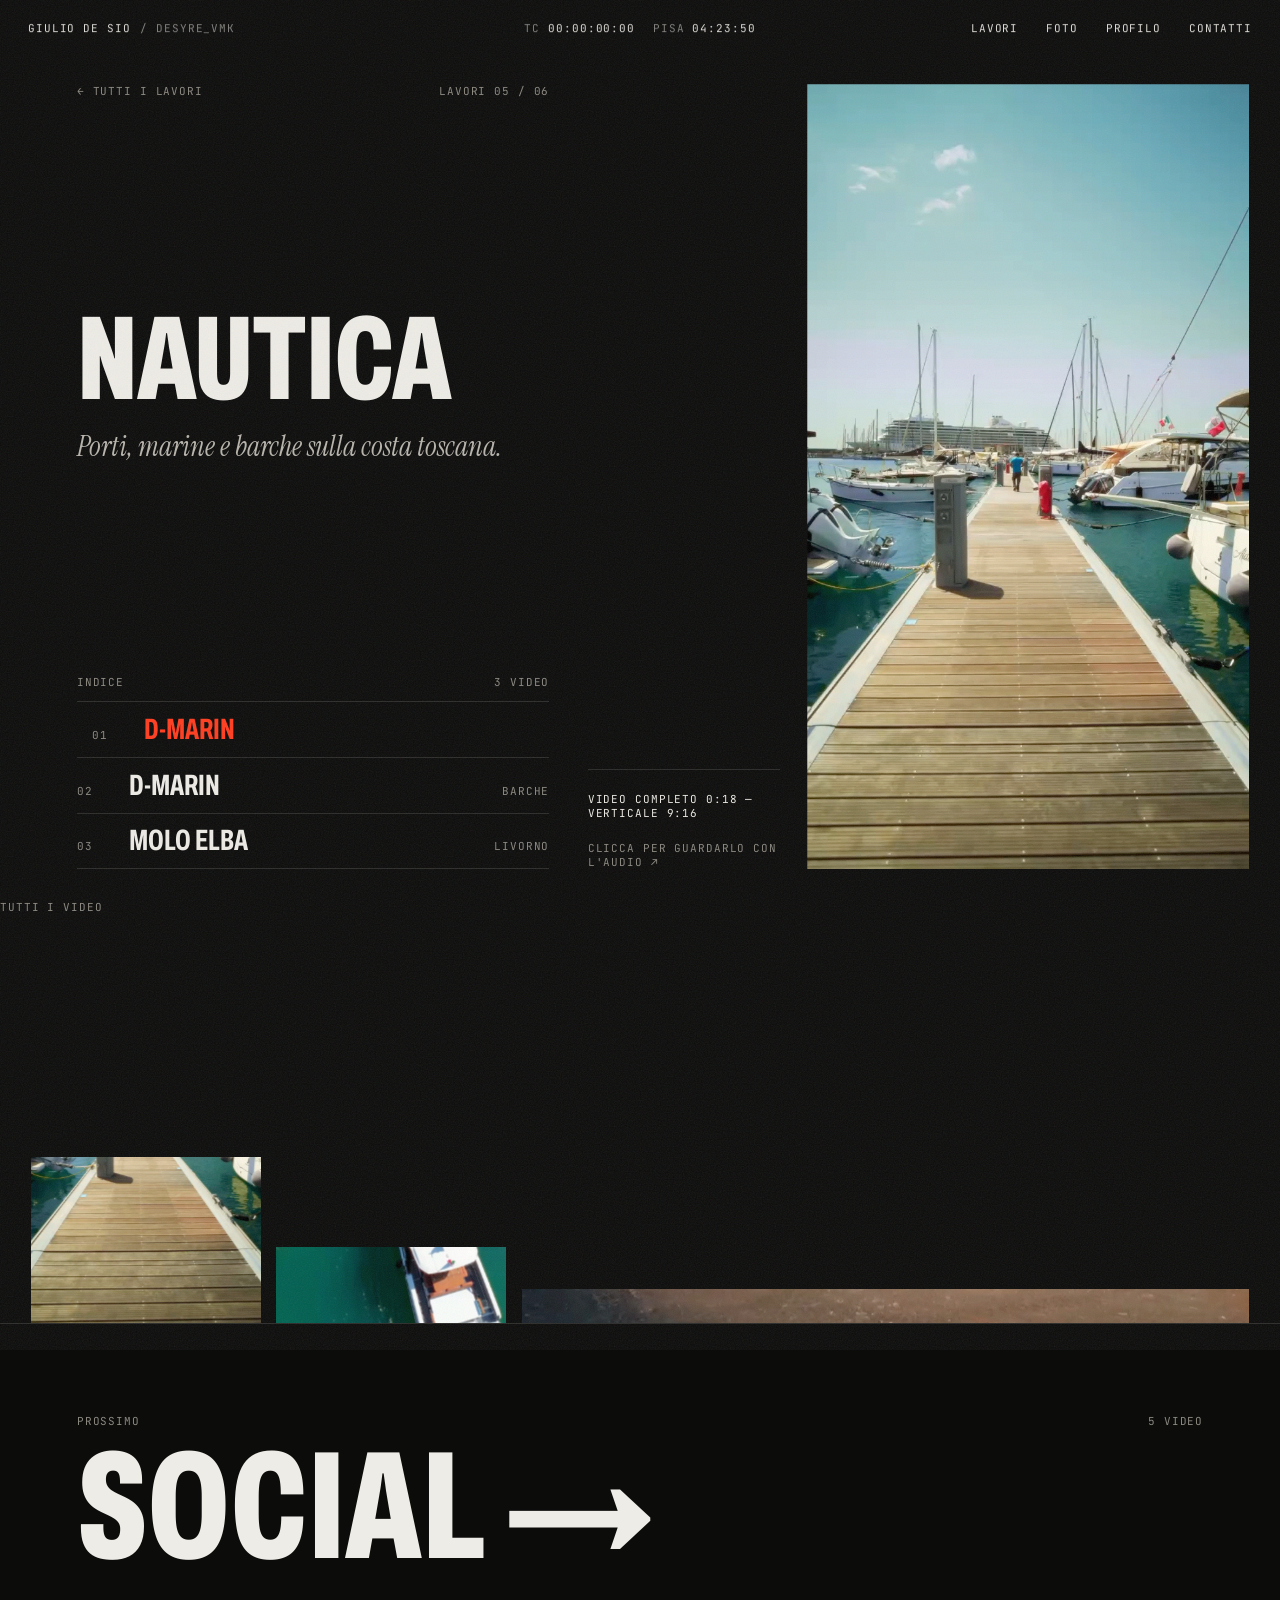
<file: lavori/nautica/index.html>
<!DOCTYPE html><html lang="it"> <head><meta charset="utf-8"><meta name="viewport" content="width=device-width, initial-scale=1"><title>Nautica — Giulio De Sio · Videomaker</title><meta name="description" content="Porti, marine e barche sulla costa toscana. Portfolio nautica di Giulio De Sio, videomaker e fotografo toscano."><meta name="theme-color" content="#0c0c0b"><meta property="og:title" content="Nautica — Giulio De Sio · Videomaker"><meta property="og:description" content="Porti, marine e barche sulla costa toscana. Portfolio nautica di Giulio De Sio, videomaker e fotografo toscano."><meta property="og:type" content="website"><link rel="icon" type="image/svg+xml" href="/favicon.svg"><link rel="preconnect" href="https://fonts.googleapis.com"><link rel="preconnect" href="https://fonts.gstatic.com" crossorigin><link href="https://fonts.googleapis.com/css2?family=Archivo:wdth,wght@62..125,100..900&family=Instrument+Serif:ital@0;1&family=JetBrains+Mono:wght@400;500&display=swap" rel="stylesheet"><noscript><style>.hero__svg { display: none; } .hero__meta { opacity: 1; }</style></noscript><script>
      // Al reload si riparte sempre dall'inizio: va impostato prima che il browser ripristini lo scroll.
      if ('scrollRestoration' in history) history.scrollRestoration = 'manual';
      // arrivando da un link (es. /#lavori da una pagina dei lavori) si va a quella sezione; al reload no
      var nav = performance.getEntriesByType && performance.getEntriesByType('navigation')[0];
      window.__startHash = nav && nav.type === 'reload' ? '' : location.hash;
      if (location.hash) history.replaceState(null, '', location.pathname + location.search);
      addEventListener('beforeunload', () => scrollTo(0, 0));
    </script><link rel="stylesheet" href="/_astro/index.Cc7xUWrO.css"></head> <body>  <div class="root" data-root> <header class="hud mono" data-hud> <div class="hud__inner"> <a href="/" class="hud__brand"> <span>Giulio De Sio</span><span class="dim">/ Desyre_vmk</span> </a> <div class="hud__center"> <span><span class="dim">TC</span><span data-tc>00:00:00:00</span></span> <span><span class="dim">Pisa</span><span data-clock></span></span> </div> <nav class="hud__nav" aria-label="Sezioni"> <a href="/#lavori">Lavori</a><a href="/#foto">Foto</a><a href="/#profilo">Profilo</a><a href="/#contatti">Contatti</a> </nav> </div> </header> <div class="cursor" data-cursor-el aria-hidden="true"><span class="cursor__label" data-cursor-label></span></div> <div class="grain" aria-hidden="true"></div> <main> <!-- Apertura: indice a sinistra, monitor di anteprima a destra --> <section class="cat"> <div class="cat__side"> <div class="cat__row mono muted" data-cat-fade> <a href="/#lavori" class="cat__back">← Tutti i lavori</a><span>Lavori 05 / 06</span> </div> <div> <h1 class="cat__title" style="--len:7"><span data-cat-title>Nautica</span></h1> <p class="serif cat__intro" data-cat-fade>Porti, marine e barche sulla costa toscana.</p> </div> <div class="cat__index"> <div class="cat__row mono muted cat__index-head" data-cat-fade> <span>Indice</span><span>3 video</span> </div> <ol class="cat__list"> <li data-cat-item> <button type="button" class="cat__item is-active" data-index="0" data-play="/media/lavori/dmarin-livorno.mp4" data-poster="/media/lavori/dmarin-livorno-loop.jpg" data-title="D-Marin" data-info="Video completo 0:18 — verticale 9:16" data-format="v"> <span class="mono muted">01</span> <span class="cat__item-title">D-Marin</span> <span class="mono muted cat__item-client"></span> </button> </li><li data-cat-item> <button type="button" class="cat__item" data-index="1" data-play="/media/lavori/dmarin-barche.mp4" data-poster="/media/lavori/dmarin-barche-loop.jpg" data-title="D-Marin · Barche" data-info="Video completo 0:23 — verticale 9:16" data-format="v"> <span class="mono muted">02</span> <span class="cat__item-title">D-Marin</span> <span class="mono muted cat__item-client">Barche</span> </button> </li><li data-cat-item> <button type="button" class="cat__item" data-index="2" data-play="/media/lavori/molo-elba.mp4" data-poster="/media/lavori/molo-elba-loop.jpg" data-title="Molo Elba · Livorno" data-info="Video completo 0:39 — orizzontale 16:9" data-format="h"> <span class="mono muted">03</span> <span class="cat__item-title">Molo Elba</span> <span class="mono muted cat__item-client">Livorno</span> </button> </li> </ol> </div> </div> <!-- Monitor: il riquadro prende il formato del video attivo (9:16 o 16:9); accanto, le info --> <div class="cat__stage is-v" data-stage-wrap> <div class="stage__meta" data-stage-meta> <span class="stage__bar" aria-hidden="true"><span data-stage-bar></span></span> <span class="mono" data-stage-info>Video completo 0:18 — verticale 9:16</span> <span class="mono muted">Clicca per guardarlo con l'audio ↗</span> </div> <button type="button" class="stage__frame" data-stage data-cursor="Play" aria-label="Guarda il video selezionato con l'audio"> <div class="stage__item is-active" data-stage-item> <video class="stage__video" muted loop playsinline preload="none" poster="/media/lavori/dmarin-livorno-loop.jpg" data-src="/media/lavori/dmarin-livorno-loop.mp4"></video> </div><div class="stage__item" data-stage-item> <video class="stage__video" muted loop playsinline preload="none" poster="/media/lavori/dmarin-barche-loop.jpg" data-src="/media/lavori/dmarin-barche-loop.mp4"></video> </div><div class="stage__item" data-stage-item> <video class="stage__video" muted loop playsinline preload="none" poster="/media/lavori/molo-elba-loop.jpg" data-src="/media/lavori/molo-elba-loop.mp4"></video> </div> </button> </div> </section> <!-- Muro: tutti i video insieme --> <section class="wall" aria-label="Tutti i video Nautica"> <div class="mono muted wall__head">Tutti i video</div> <div class="wall__grid"> <div class="wall__row" style="--n:3;--sum:2.9028"> <button type="button" class="tile tile--v" data-tile data-play="/media/lavori/dmarin-livorno.mp4" data-poster="/media/lavori/dmarin-livorno-loop.jpg" data-title="D-Marin" data-cursor="Play" aria-label="Guarda D-Marin"> <div class="tile__inner" data-tile-inner> <div class="media media--dark">  <video muted loop playsinline preload="none" poster="/media/lavori/dmarin-livorno-loop.jpg" data-video data-lazy aria-label="D-Marin">  <source data-src="/media/lavori/dmarin-livorno-loop.mp4" type="video/mp4"> </video>  </div> </div> </button><button type="button" class="tile tile--v" data-tile data-play="/media/lavori/dmarin-barche.mp4" data-poster="/media/lavori/dmarin-barche-loop.jpg" data-title="D-Marin · Barche" data-cursor="Play" aria-label="Guarda D-Marin · Barche"> <div class="tile__inner" data-tile-inner> <div class="media media--dark">  <video muted loop playsinline preload="none" poster="/media/lavori/dmarin-barche-loop.jpg" data-video data-lazy aria-label="D-Marin · Barche">  <source data-src="/media/lavori/dmarin-barche-loop.mp4" type="video/mp4"> </video>  </div> </div> </button><button type="button" class="tile tile--h" data-tile data-play="/media/lavori/molo-elba.mp4" data-poster="/media/lavori/molo-elba-loop.jpg" data-title="Molo Elba · Livorno" data-cursor="Play" aria-label="Guarda Molo Elba · Livorno"> <div class="tile__inner" data-tile-inner> <div class="media media--dark">  <video muted loop playsinline preload="none" poster="/media/lavori/molo-elba-loop.jpg" data-video data-lazy aria-label="Molo Elba · Livorno">  <source data-src="/media/lavori/molo-elba-loop.mp4" type="video/mp4"> </video>  </div> </div> </button> </div> </div> </section> <a href="/lavori/social/" class="cat-next" data-cursor="Apri"> <span class="cat__row mono muted"><span>Prossimo</span><span>5 video</span></span> <span class="cat-next__name">Social →</span> </a> <section id="contatti" class="contact" data-contact> <div class="contact__inner" data-contact-inner> <div class="contact__row mono"> <span>Contatti</span><span>Pisa, Toscana</span> </div> <h2 class="contact__title"> <span class="contact__mask"><span class="contact__line contact__line--cond" data-line>Hai un</span></span> <span class="contact__mask contact__mask--serif"><span class="contact__line serif" data-line>progetto?</span></span> </h2> <div class="contact__body"> <div class="contact__mail"> <a href="mailto:giulio.desio03@gmail.com" data-cursor="Scrivi" class="contact__email">giulio.desio03@gmail.com</a> <!-- il mailto apre solo l'app di posta del dispositivo: se non è configurata non succede nulla, quindi due alternative sempre funzionanti --> <div class="contact__actions mono"> <button type="button" class="contact__btn" data-copy="giulio.desio03@gmail.com" data-copy-done="Copiato ✓">Copia indirizzo</button> <a class="contact__btn" href="https://mail.google.com/mail/?view=cm&fs=1&to=giulio.desio03@gmail.com" target="_blank" rel="noopener">Scrivi da Gmail ↗</a> </div> </div> <div class="contact__cols"> <a href="tel:+393311512539" class="contact__col"> <span class="mono">Telefono</span><span class="contact__val">+39 331 151 2539</span> </a> <a href="https://instagram.com/desyre_vmk" target="_blank" rel="noopener" class="contact__col"> <span class="mono">Instagram</span><span class="contact__val">@desyre_vmk ↗</span> </a> <div class="contact__col"> <span class="mono">Base</span><span class="contact__val">Pisa, Toscana</span> </div> </div> </div> <footer class="contact__row mono"> <span>© 2026 Giulio De Sio — Videomaker e fotografo</span> <a href="#top" data-goto="top" class="contact__top">Torna su ↑</a> </footer> </div> </section> </main> <!-- Visore a schermo intero: video completi (con audio) e foto ingrandite. Gestito da scripts/common.ts (initViewer). --><div class="lightbox" data-lightbox role="dialog" aria-modal="true" aria-hidden="true" aria-label="Visore"> <div class="lightbox__bar mono"> <span class="lightbox__title"><span data-lightbox-count class="muted"></span><span data-lightbox-title></span></span> <button type="button" class="lightbox__close" data-lightbox-close>Chiudi ✕</button> </div> <div class="lightbox__stage" data-lightbox-stage> <video data-lightbox-video controls playsinline preload="none"></video> <img data-lightbox-img alt=""> <button type="button" class="lightbox__nav lightbox__nav--prev mono" data-lightbox-prev aria-label="Foto precedente">←</button> <button type="button" class="lightbox__nav lightbox__nav--next mono" data-lightbox-next aria-label="Foto successiva">→</button> </div> </div> </div> <script type="module" src="/_astro/_id_.astro_astro_type_script_index_0_lang.Bfhfixrb.js"></script>  </body> </html>
</file>
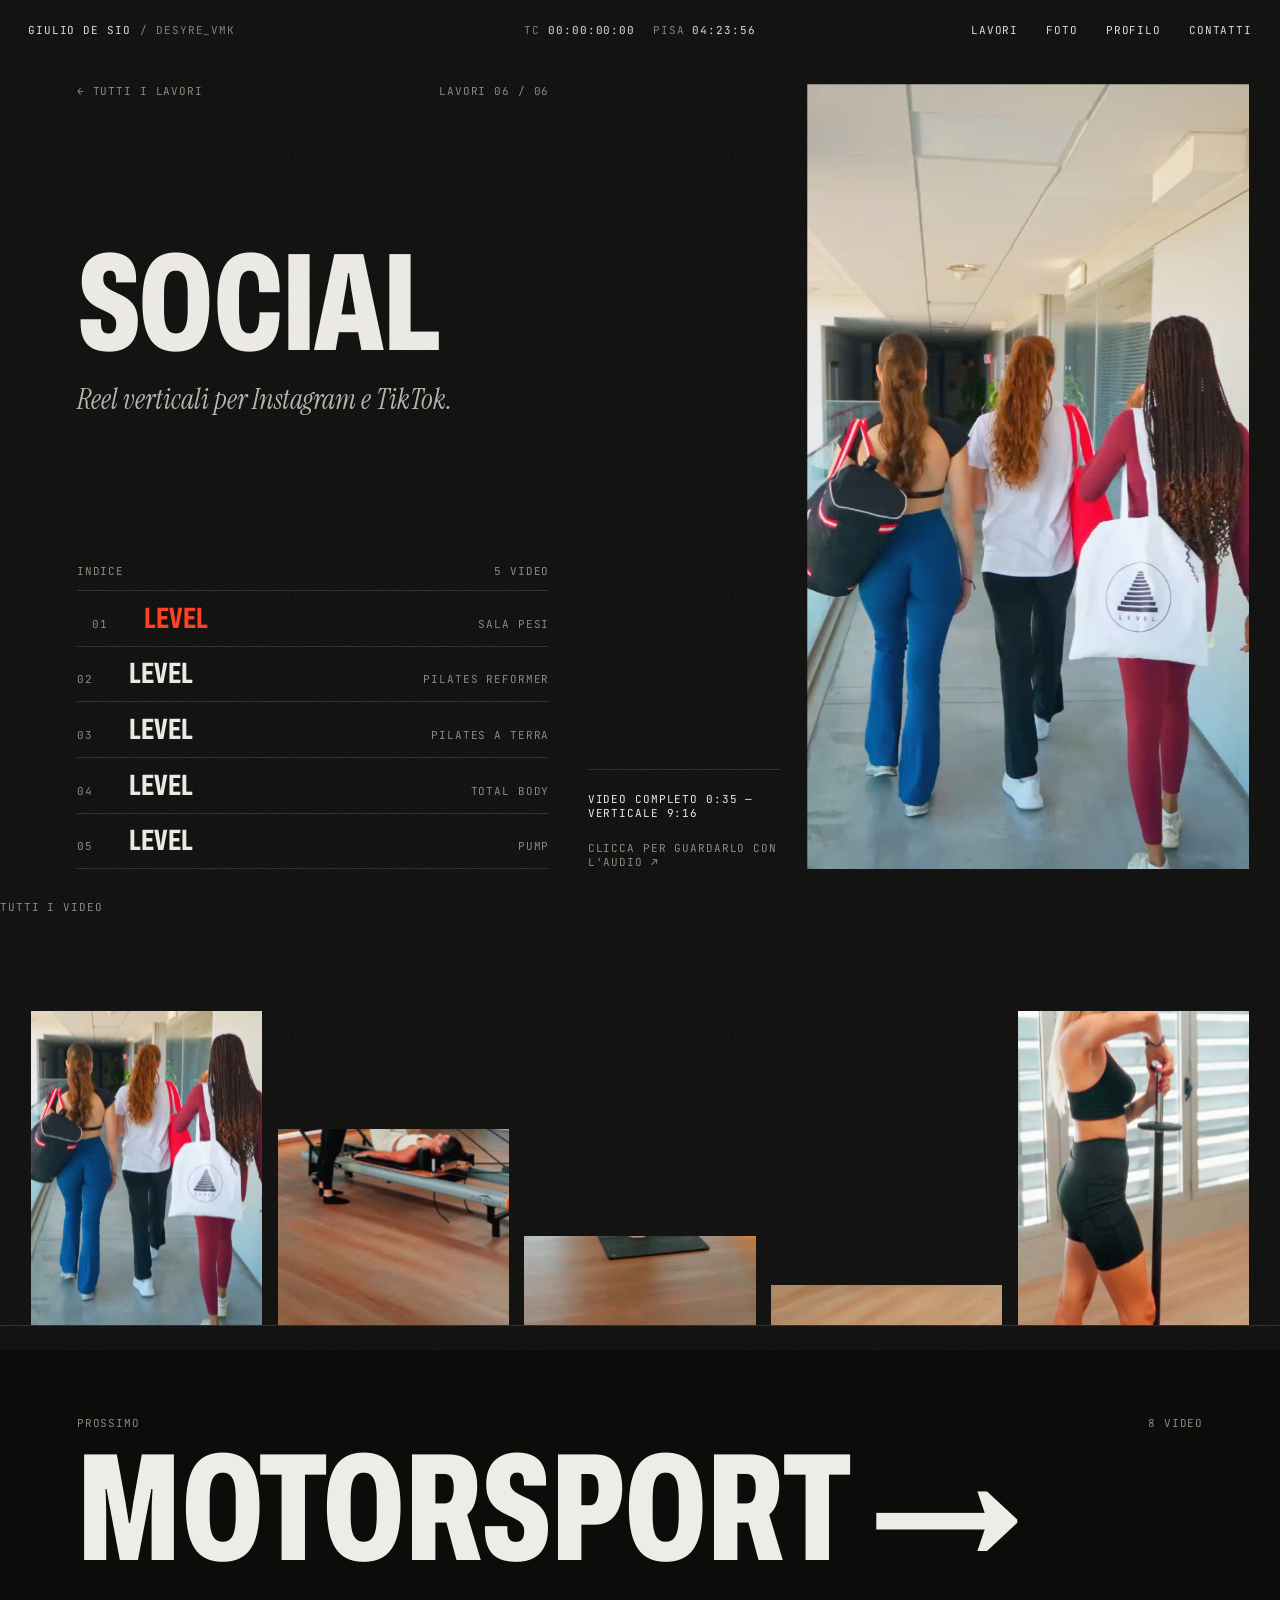
<file: lavori/social/index.html>
<!DOCTYPE html><html lang="it"> <head><meta charset="utf-8"><meta name="viewport" content="width=device-width, initial-scale=1"><title>Social — Giulio De Sio · Videomaker</title><meta name="description" content="Reel verticali per Instagram e TikTok. Portfolio social di Giulio De Sio, videomaker e fotografo toscano."><meta name="theme-color" content="#0c0c0b"><meta property="og:title" content="Social — Giulio De Sio · Videomaker"><meta property="og:description" content="Reel verticali per Instagram e TikTok. Portfolio social di Giulio De Sio, videomaker e fotografo toscano."><meta property="og:type" content="website"><link rel="icon" type="image/svg+xml" href="/favicon.svg"><link rel="preconnect" href="https://fonts.googleapis.com"><link rel="preconnect" href="https://fonts.gstatic.com" crossorigin><link href="https://fonts.googleapis.com/css2?family=Archivo:wdth,wght@62..125,100..900&family=Instrument+Serif:ital@0;1&family=JetBrains+Mono:wght@400;500&display=swap" rel="stylesheet"><noscript><style>.hero__svg { display: none; } .hero__meta { opacity: 1; }</style></noscript><script>
      // Al reload si riparte sempre dall'inizio: va impostato prima che il browser ripristini lo scroll.
      if ('scrollRestoration' in history) history.scrollRestoration = 'manual';
      // arrivando da un link (es. /#lavori da una pagina dei lavori) si va a quella sezione; al reload no
      var nav = performance.getEntriesByType && performance.getEntriesByType('navigation')[0];
      window.__startHash = nav && nav.type === 'reload' ? '' : location.hash;
      if (location.hash) history.replaceState(null, '', location.pathname + location.search);
      addEventListener('beforeunload', () => scrollTo(0, 0));
    </script><link rel="stylesheet" href="/_astro/index.Cc7xUWrO.css"></head> <body>  <div class="root" data-root> <header class="hud mono" data-hud> <div class="hud__inner"> <a href="/" class="hud__brand"> <span>Giulio De Sio</span><span class="dim">/ Desyre_vmk</span> </a> <div class="hud__center"> <span><span class="dim">TC</span><span data-tc>00:00:00:00</span></span> <span><span class="dim">Pisa</span><span data-clock></span></span> </div> <nav class="hud__nav" aria-label="Sezioni"> <a href="/#lavori">Lavori</a><a href="/#foto">Foto</a><a href="/#profilo">Profilo</a><a href="/#contatti">Contatti</a> </nav> </div> </header> <div class="cursor" data-cursor-el aria-hidden="true"><span class="cursor__label" data-cursor-label></span></div> <div class="grain" aria-hidden="true"></div> <main> <!-- Apertura: indice a sinistra, monitor di anteprima a destra --> <section class="cat"> <div class="cat__side"> <div class="cat__row mono muted" data-cat-fade> <a href="/#lavori" class="cat__back">← Tutti i lavori</a><span>Lavori 06 / 06</span> </div> <div> <h1 class="cat__title" style="--len:6"><span data-cat-title>Social</span></h1> <p class="serif cat__intro" data-cat-fade>Reel verticali per Instagram e TikTok.</p> </div> <div class="cat__index"> <div class="cat__row mono muted cat__index-head" data-cat-fade> <span>Indice</span><span>5 video</span> </div> <ol class="cat__list"> <li data-cat-item> <button type="button" class="cat__item is-active" data-index="0" data-play="/media/lavori/level-reel.mp4" data-poster="/media/lavori/level-reel-loop.jpg" data-title="Level · Sala pesi" data-info="Video completo 0:35 — verticale 9:16" data-format="v"> <span class="mono muted">01</span> <span class="cat__item-title">Level</span> <span class="mono muted cat__item-client">Sala pesi</span> </button> </li><li data-cat-item> <button type="button" class="cat__item" data-index="1" data-play="/media/lavori/level-reformer.mp4" data-poster="/media/lavori/level-reformer-loop.jpg" data-title="Level · Pilates Reformer" data-info="Video completo 0:24 — verticale 9:16" data-format="v"> <span class="mono muted">02</span> <span class="cat__item-title">Level</span> <span class="mono muted cat__item-client">Pilates Reformer</span> </button> </li><li data-cat-item> <button type="button" class="cat__item" data-index="2" data-play="/media/lavori/level-terra.mp4" data-poster="/media/lavori/level-terra-loop.jpg" data-title="Level · Pilates a terra" data-info="Video completo 0:17 — verticale 9:16" data-format="v"> <span class="mono muted">03</span> <span class="cat__item-title">Level</span> <span class="mono muted cat__item-client">Pilates a terra</span> </button> </li><li data-cat-item> <button type="button" class="cat__item" data-index="3" data-play="/media/lavori/level-total-body.mp4" data-poster="/media/lavori/level-total-body-loop.jpg" data-title="Level · Total Body" data-info="Video completo 0:15 — verticale 9:16" data-format="v"> <span class="mono muted">04</span> <span class="cat__item-title">Level</span> <span class="mono muted cat__item-client">Total Body</span> </button> </li><li data-cat-item> <button type="button" class="cat__item" data-index="4" data-play="/media/lavori/level-pump.mp4" data-poster="/media/lavori/level-pump-loop.jpg" data-title="Level · Pump" data-info="Video completo 0:08 — verticale 9:16" data-format="v"> <span class="mono muted">05</span> <span class="cat__item-title">Level</span> <span class="mono muted cat__item-client">Pump</span> </button> </li> </ol> </div> </div> <!-- Monitor: il riquadro prende il formato del video attivo (9:16 o 16:9); accanto, le info --> <div class="cat__stage is-v" data-stage-wrap> <div class="stage__meta" data-stage-meta> <span class="stage__bar" aria-hidden="true"><span data-stage-bar></span></span> <span class="mono" data-stage-info>Video completo 0:35 — verticale 9:16</span> <span class="mono muted">Clicca per guardarlo con l'audio ↗</span> </div> <button type="button" class="stage__frame" data-stage data-cursor="Play" aria-label="Guarda il video selezionato con l'audio"> <div class="stage__item is-active" data-stage-item> <video class="stage__video" muted loop playsinline preload="none" poster="/media/lavori/level-reel-loop.jpg" data-src="/media/lavori/level-reel-loop.mp4"></video> </div><div class="stage__item" data-stage-item> <video class="stage__video" muted loop playsinline preload="none" poster="/media/lavori/level-reformer-loop.jpg" data-src="/media/lavori/level-reformer-loop.mp4"></video> </div><div class="stage__item" data-stage-item> <video class="stage__video" muted loop playsinline preload="none" poster="/media/lavori/level-terra-loop.jpg" data-src="/media/lavori/level-terra-loop.mp4"></video> </div><div class="stage__item" data-stage-item> <video class="stage__video" muted loop playsinline preload="none" poster="/media/lavori/level-total-body-loop.jpg" data-src="/media/lavori/level-total-body-loop.mp4"></video> </div><div class="stage__item" data-stage-item> <video class="stage__video" muted loop playsinline preload="none" poster="/media/lavori/level-pump-loop.jpg" data-src="/media/lavori/level-pump-loop.mp4"></video> </div> </button> </div> </section> <!-- Muro: tutti i video insieme --> <section class="wall" aria-label="Tutti i video Social"> <div class="mono muted wall__head">Tutti i video</div> <div class="wall__grid"> <div class="wall__row" style="--n:5;--sum:2.8125"> <button type="button" class="tile tile--v" data-tile data-play="/media/lavori/level-reel.mp4" data-poster="/media/lavori/level-reel-loop.jpg" data-title="Level · Sala pesi" data-cursor="Play" aria-label="Guarda Level · Sala pesi"> <div class="tile__inner" data-tile-inner> <div class="media media--dark">  <video muted loop playsinline preload="none" poster="/media/lavori/level-reel-loop.jpg" data-video data-lazy aria-label="Level · Sala pesi">  <source data-src="/media/lavori/level-reel-loop.mp4" type="video/mp4"> </video>  </div> </div> </button><button type="button" class="tile tile--v" data-tile data-play="/media/lavori/level-reformer.mp4" data-poster="/media/lavori/level-reformer-loop.jpg" data-title="Level · Pilates Reformer" data-cursor="Play" aria-label="Guarda Level · Pilates Reformer"> <div class="tile__inner" data-tile-inner> <div class="media media--dark">  <video muted loop playsinline preload="none" poster="/media/lavori/level-reformer-loop.jpg" data-video data-lazy aria-label="Level · Pilates Reformer">  <source data-src="/media/lavori/level-reformer-loop.mp4" type="video/mp4"> </video>  </div> </div> </button><button type="button" class="tile tile--v" data-tile data-play="/media/lavori/level-terra.mp4" data-poster="/media/lavori/level-terra-loop.jpg" data-title="Level · Pilates a terra" data-cursor="Play" aria-label="Guarda Level · Pilates a terra"> <div class="tile__inner" data-tile-inner> <div class="media media--dark">  <video muted loop playsinline preload="none" poster="/media/lavori/level-terra-loop.jpg" data-video data-lazy aria-label="Level · Pilates a terra">  <source data-src="/media/lavori/level-terra-loop.mp4" type="video/mp4"> </video>  </div> </div> </button><button type="button" class="tile tile--v" data-tile data-play="/media/lavori/level-total-body.mp4" data-poster="/media/lavori/level-total-body-loop.jpg" data-title="Level · Total Body" data-cursor="Play" aria-label="Guarda Level · Total Body"> <div class="tile__inner" data-tile-inner> <div class="media media--dark">  <video muted loop playsinline preload="none" poster="/media/lavori/level-total-body-loop.jpg" data-video data-lazy aria-label="Level · Total Body">  <source data-src="/media/lavori/level-total-body-loop.mp4" type="video/mp4"> </video>  </div> </div> </button><button type="button" class="tile tile--v" data-tile data-play="/media/lavori/level-pump.mp4" data-poster="/media/lavori/level-pump-loop.jpg" data-title="Level · Pump" data-cursor="Play" aria-label="Guarda Level · Pump"> <div class="tile__inner" data-tile-inner> <div class="media media--dark">  <video muted loop playsinline preload="none" poster="/media/lavori/level-pump-loop.jpg" data-video data-lazy aria-label="Level · Pump">  <source data-src="/media/lavori/level-pump-loop.mp4" type="video/mp4"> </video>  </div> </div> </button> </div> </div> </section> <a href="/lavori/motorsport/" class="cat-next" data-cursor="Apri"> <span class="cat__row mono muted"><span>Prossimo</span><span>8 video</span></span> <span class="cat-next__name">Motorsport →</span> </a> <section id="contatti" class="contact" data-contact> <div class="contact__inner" data-contact-inner> <div class="contact__row mono"> <span>Contatti</span><span>Pisa, Toscana</span> </div> <h2 class="contact__title"> <span class="contact__mask"><span class="contact__line contact__line--cond" data-line>Hai un</span></span> <span class="contact__mask contact__mask--serif"><span class="contact__line serif" data-line>progetto?</span></span> </h2> <div class="contact__body"> <div class="contact__mail"> <a href="mailto:giulio.desio03@gmail.com" data-cursor="Scrivi" class="contact__email">giulio.desio03@gmail.com</a> <!-- il mailto apre solo l'app di posta del dispositivo: se non è configurata non succede nulla, quindi due alternative sempre funzionanti --> <div class="contact__actions mono"> <button type="button" class="contact__btn" data-copy="giulio.desio03@gmail.com" data-copy-done="Copiato ✓">Copia indirizzo</button> <a class="contact__btn" href="https://mail.google.com/mail/?view=cm&fs=1&to=giulio.desio03@gmail.com" target="_blank" rel="noopener">Scrivi da Gmail ↗</a> </div> </div> <div class="contact__cols"> <a href="tel:+393311512539" class="contact__col"> <span class="mono">Telefono</span><span class="contact__val">+39 331 151 2539</span> </a> <a href="https://instagram.com/desyre_vmk" target="_blank" rel="noopener" class="contact__col"> <span class="mono">Instagram</span><span class="contact__val">@desyre_vmk ↗</span> </a> <div class="contact__col"> <span class="mono">Base</span><span class="contact__val">Pisa, Toscana</span> </div> </div> </div> <footer class="contact__row mono"> <span>© 2026 Giulio De Sio — Videomaker e fotografo</span> <a href="#top" data-goto="top" class="contact__top">Torna su ↑</a> </footer> </div> </section> </main> <!-- Visore a schermo intero: video completi (con audio) e foto ingrandite. Gestito da scripts/common.ts (initViewer). --><div class="lightbox" data-lightbox role="dialog" aria-modal="true" aria-hidden="true" aria-label="Visore"> <div class="lightbox__bar mono"> <span class="lightbox__title"><span data-lightbox-count class="muted"></span><span data-lightbox-title></span></span> <button type="button" class="lightbox__close" data-lightbox-close>Chiudi ✕</button> </div> <div class="lightbox__stage" data-lightbox-stage> <video data-lightbox-video controls playsinline preload="none"></video> <img data-lightbox-img alt=""> <button type="button" class="lightbox__nav lightbox__nav--prev mono" data-lightbox-prev aria-label="Foto precedente">←</button> <button type="button" class="lightbox__nav lightbox__nav--next mono" data-lightbox-next aria-label="Foto successiva">→</button> </div> </div> </div> <script type="module" src="/_astro/_id_.astro_astro_type_script_index_0_lang.Bfhfixrb.js"></script>  </body> </html>
</file>
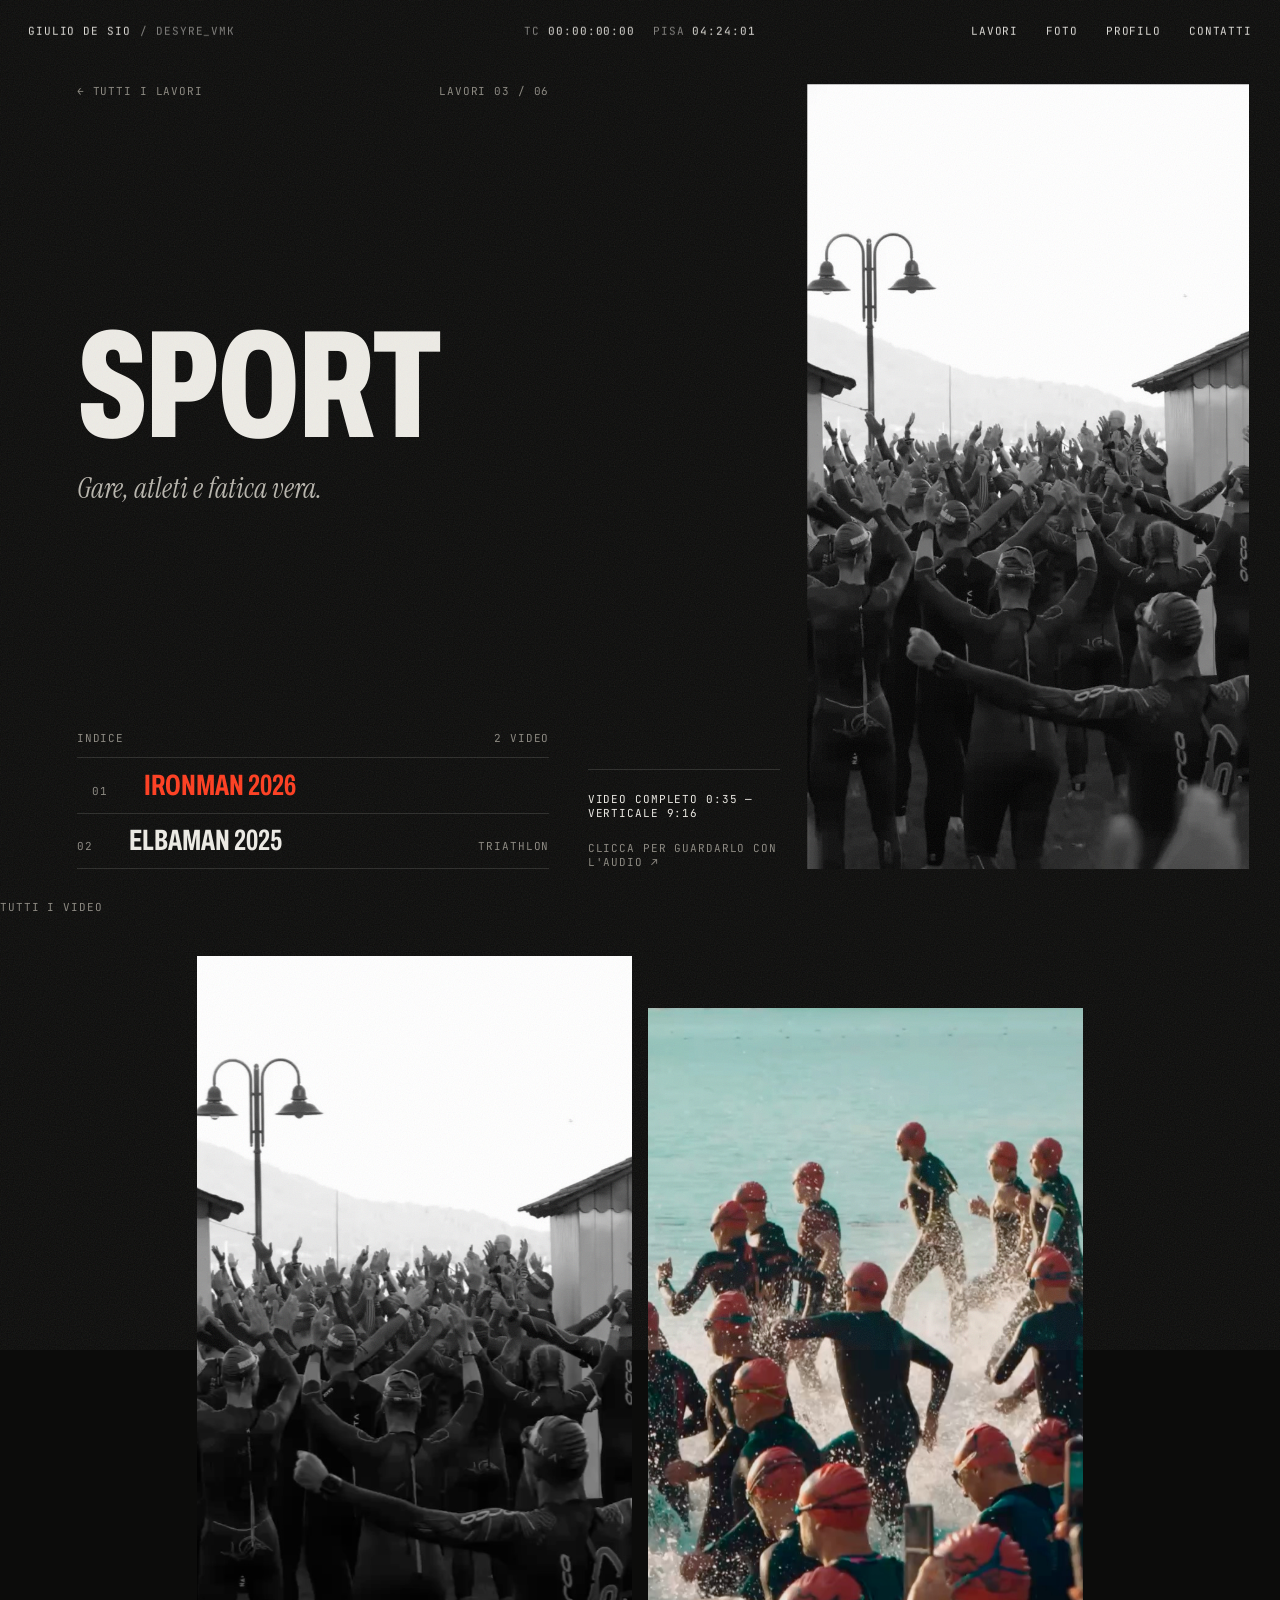
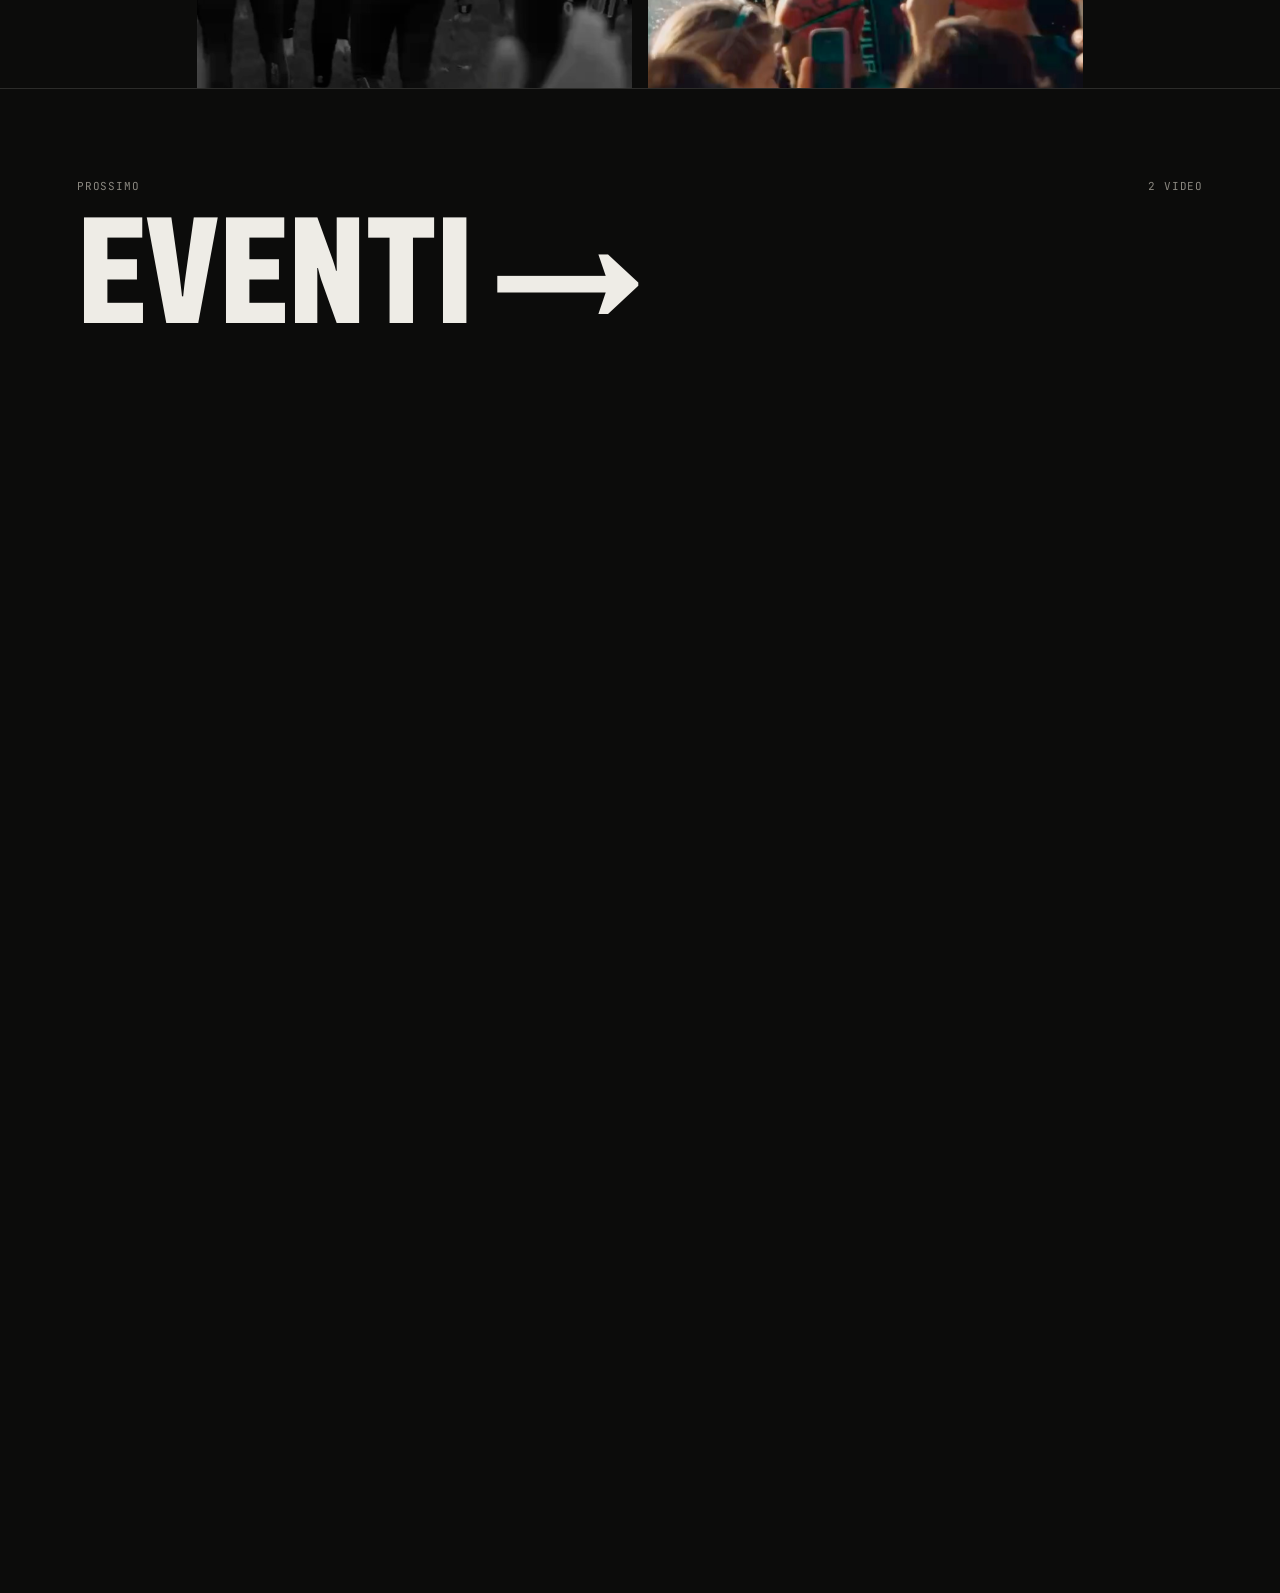
<file: lavori/sport/index.html>
<!DOCTYPE html><html lang="it"> <head><meta charset="utf-8"><meta name="viewport" content="width=device-width, initial-scale=1"><title>Sport — Giulio De Sio · Videomaker</title><meta name="description" content="Gare, atleti e fatica vera. Portfolio sport di Giulio De Sio, videomaker e fotografo toscano."><meta name="theme-color" content="#0c0c0b"><meta property="og:title" content="Sport — Giulio De Sio · Videomaker"><meta property="og:description" content="Gare, atleti e fatica vera. Portfolio sport di Giulio De Sio, videomaker e fotografo toscano."><meta property="og:type" content="website"><link rel="icon" type="image/svg+xml" href="/favicon.svg"><link rel="preconnect" href="https://fonts.googleapis.com"><link rel="preconnect" href="https://fonts.gstatic.com" crossorigin><link href="https://fonts.googleapis.com/css2?family=Archivo:wdth,wght@62..125,100..900&family=Instrument+Serif:ital@0;1&family=JetBrains+Mono:wght@400;500&display=swap" rel="stylesheet"><noscript><style>.hero__svg { display: none; } .hero__meta { opacity: 1; }</style></noscript><script>
      // Al reload si riparte sempre dall'inizio: va impostato prima che il browser ripristini lo scroll.
      if ('scrollRestoration' in history) history.scrollRestoration = 'manual';
      // arrivando da un link (es. /#lavori da una pagina dei lavori) si va a quella sezione; al reload no
      var nav = performance.getEntriesByType && performance.getEntriesByType('navigation')[0];
      window.__startHash = nav && nav.type === 'reload' ? '' : location.hash;
      if (location.hash) history.replaceState(null, '', location.pathname + location.search);
      addEventListener('beforeunload', () => scrollTo(0, 0));
    </script><link rel="stylesheet" href="/_astro/index.Cc7xUWrO.css"></head> <body>  <div class="root" data-root> <header class="hud mono" data-hud> <div class="hud__inner"> <a href="/" class="hud__brand"> <span>Giulio De Sio</span><span class="dim">/ Desyre_vmk</span> </a> <div class="hud__center"> <span><span class="dim">TC</span><span data-tc>00:00:00:00</span></span> <span><span class="dim">Pisa</span><span data-clock></span></span> </div> <nav class="hud__nav" aria-label="Sezioni"> <a href="/#lavori">Lavori</a><a href="/#foto">Foto</a><a href="/#profilo">Profilo</a><a href="/#contatti">Contatti</a> </nav> </div> </header> <div class="cursor" data-cursor-el aria-hidden="true"><span class="cursor__label" data-cursor-label></span></div> <div class="grain" aria-hidden="true"></div> <main> <!-- Apertura: indice a sinistra, monitor di anteprima a destra --> <section class="cat"> <div class="cat__side"> <div class="cat__row mono muted" data-cat-fade> <a href="/#lavori" class="cat__back">← Tutti i lavori</a><span>Lavori 03 / 06</span> </div> <div> <h1 class="cat__title" style="--len:5"><span data-cat-title>Sport</span></h1> <p class="serif cat__intro" data-cat-fade>Gare, atleti e fatica vera.</p> </div> <div class="cat__index"> <div class="cat__row mono muted cat__index-head" data-cat-fade> <span>Indice</span><span>2 video</span> </div> <ol class="cat__list"> <li data-cat-item> <button type="button" class="cat__item is-active" data-index="0" data-play="/media/lavori/ironman-2026.mp4" data-poster="/media/lavori/ironman-2026-loop.jpg" data-title="Ironman 2026" data-info="Video completo 0:35 — verticale 9:16" data-format="v"> <span class="mono muted">01</span> <span class="cat__item-title">Ironman 2026</span> <span class="mono muted cat__item-client"></span> </button> </li><li data-cat-item> <button type="button" class="cat__item" data-index="1" data-play="/media/lavori/ric-triathlon.mp4" data-poster="/media/lavori/ric-triathlon-loop.jpg" data-title="Elbaman 2025 · Triathlon" data-info="Video completo 0:18 — verticale 9:16" data-format="v"> <span class="mono muted">02</span> <span class="cat__item-title">Elbaman 2025</span> <span class="mono muted cat__item-client">Triathlon</span> </button> </li> </ol> </div> </div> <!-- Monitor: il riquadro prende il formato del video attivo (9:16 o 16:9); accanto, le info --> <div class="cat__stage is-v" data-stage-wrap> <div class="stage__meta" data-stage-meta> <span class="stage__bar" aria-hidden="true"><span data-stage-bar></span></span> <span class="mono" data-stage-info>Video completo 0:35 — verticale 9:16</span> <span class="mono muted">Clicca per guardarlo con l'audio ↗</span> </div> <button type="button" class="stage__frame" data-stage data-cursor="Play" aria-label="Guarda il video selezionato con l'audio"> <div class="stage__item is-active" data-stage-item> <video class="stage__video" muted loop playsinline preload="none" poster="/media/lavori/ironman-2026-loop.jpg" data-src="/media/lavori/ironman-2026-loop.mp4"></video> </div><div class="stage__item" data-stage-item> <video class="stage__video" muted loop playsinline preload="none" poster="/media/lavori/ric-triathlon-loop.jpg" data-src="/media/lavori/ric-triathlon-loop.mp4"></video> </div> </button> </div> </section> <!-- Muro: tutti i video insieme --> <section class="wall" aria-label="Tutti i video Sport"> <div class="mono muted wall__head">Tutti i video</div> <div class="wall__grid"> <div class="wall__row" style="--n:2;--sum:1.1250"> <button type="button" class="tile tile--v" data-tile data-play="/media/lavori/ironman-2026.mp4" data-poster="/media/lavori/ironman-2026-loop.jpg" data-title="Ironman 2026" data-cursor="Play" aria-label="Guarda Ironman 2026"> <div class="tile__inner" data-tile-inner> <div class="media media--dark">  <video muted loop playsinline preload="none" poster="/media/lavori/ironman-2026-loop.jpg" data-video data-lazy aria-label="Ironman 2026">  <source data-src="/media/lavori/ironman-2026-loop.mp4" type="video/mp4"> </video>  </div> </div> </button><button type="button" class="tile tile--v" data-tile data-play="/media/lavori/ric-triathlon.mp4" data-poster="/media/lavori/ric-triathlon-loop.jpg" data-title="Elbaman 2025 · Triathlon" data-cursor="Play" aria-label="Guarda Elbaman 2025 · Triathlon"> <div class="tile__inner" data-tile-inner> <div class="media media--dark">  <video muted loop playsinline preload="none" poster="/media/lavori/ric-triathlon-loop.jpg" data-video data-lazy aria-label="Elbaman 2025 · Triathlon">  <source data-src="/media/lavori/ric-triathlon-loop.mp4" type="video/mp4"> </video>  </div> </div> </button> </div> </div> </section> <a href="/lavori/eventi/" class="cat-next" data-cursor="Apri"> <span class="cat__row mono muted"><span>Prossimo</span><span>2 video</span></span> <span class="cat-next__name">Eventi →</span> </a> <section id="contatti" class="contact" data-contact> <div class="contact__inner" data-contact-inner> <div class="contact__row mono"> <span>Contatti</span><span>Pisa, Toscana</span> </div> <h2 class="contact__title"> <span class="contact__mask"><span class="contact__line contact__line--cond" data-line>Hai un</span></span> <span class="contact__mask contact__mask--serif"><span class="contact__line serif" data-line>progetto?</span></span> </h2> <div class="contact__body"> <div class="contact__mail"> <a href="mailto:giulio.desio03@gmail.com" data-cursor="Scrivi" class="contact__email">giulio.desio03@gmail.com</a> <!-- il mailto apre solo l'app di posta del dispositivo: se non è configurata non succede nulla, quindi due alternative sempre funzionanti --> <div class="contact__actions mono"> <button type="button" class="contact__btn" data-copy="giulio.desio03@gmail.com" data-copy-done="Copiato ✓">Copia indirizzo</button> <a class="contact__btn" href="https://mail.google.com/mail/?view=cm&fs=1&to=giulio.desio03@gmail.com" target="_blank" rel="noopener">Scrivi da Gmail ↗</a> </div> </div> <div class="contact__cols"> <a href="tel:+393311512539" class="contact__col"> <span class="mono">Telefono</span><span class="contact__val">+39 331 151 2539</span> </a> <a href="https://instagram.com/desyre_vmk" target="_blank" rel="noopener" class="contact__col"> <span class="mono">Instagram</span><span class="contact__val">@desyre_vmk ↗</span> </a> <div class="contact__col"> <span class="mono">Base</span><span class="contact__val">Pisa, Toscana</span> </div> </div> </div> <footer class="contact__row mono"> <span>© 2026 Giulio De Sio — Videomaker e fotografo</span> <a href="#top" data-goto="top" class="contact__top">Torna su ↑</a> </footer> </div> </section> </main> <!-- Visore a schermo intero: video completi (con audio) e foto ingrandite. Gestito da scripts/common.ts (initViewer). --><div class="lightbox" data-lightbox role="dialog" aria-modal="true" aria-hidden="true" aria-label="Visore"> <div class="lightbox__bar mono"> <span class="lightbox__title"><span data-lightbox-count class="muted"></span><span data-lightbox-title></span></span> <button type="button" class="lightbox__close" data-lightbox-close>Chiudi ✕</button> </div> <div class="lightbox__stage" data-lightbox-stage> <video data-lightbox-video controls playsinline preload="none"></video> <img data-lightbox-img alt=""> <button type="button" class="lightbox__nav lightbox__nav--prev mono" data-lightbox-prev aria-label="Foto precedente">←</button> <button type="button" class="lightbox__nav lightbox__nav--next mono" data-lightbox-next aria-label="Foto successiva">→</button> </div> </div> </div> <script type="module" src="/_astro/_id_.astro_astro_type_script_index_0_lang.Bfhfixrb.js"></script>  </body> </html>
</file>
<file: _astro/index.Cc7xUWrO.css>
:root{--black: #0c0c0b;--white: #eeece6;--grey: #8b8880;--grey-2: #b8b5ad;--grey-light: #4a4843;--accent: #ff3d1f;--line: rgba(238, 236, 230, .14);--line-light: rgba(12, 12, 11, .2);--ease-expo: cubic-bezier(.16, 1, .3, 1);--mono: "JetBrains Mono", ui-monospace, monospace;--serif: "Instrument Serif", serif}*,*:before,*:after{box-sizing:border-box}html,body{margin:0;padding:0;background:var(--black);color:var(--white)}body{font-family:Archivo,sans-serif;-webkit-font-smoothing:antialiased}html.lenis,html.lenis body{height:auto}.lenis.lenis-smooth{scroll-behavior:auto!important}.lenis.lenis-smooth [data-lenis-prevent]{overscroll-behavior:contain}.lenis.lenis-stopped{overflow:clip}.lenis.lenis-smooth iframe{pointer-events:none}::selection{background:var(--accent);color:var(--black)}a{color:inherit;text-decoration:none}h1,h2,h3,p,figure,ul{margin:0}ul{padding:0;list-style:none}img,video{display:block}html.has-cursor,html.has-cursor *{cursor:none!important}.root{position:relative;background:var(--black);color:var(--white);overflow-x:clip}.mono{font-family:var(--mono);font-size:11px;letter-spacing:.08em;text-transform:uppercase;font-weight:400}.serif{font-family:var(--serif);font-style:italic;font-weight:400}.muted{color:var(--grey)}.dim{opacity:.55}.sr-only{position:absolute;width:1px;height:1px;padding:0;margin:-1px;overflow:hidden;clip:rect(0 0 0 0);white-space:nowrap;border:0}.sec-head{display:flex;justify-content:space-between}.sec-head__title{font:inherit;letter-spacing:inherit}.split{display:grid;grid-template-columns:minmax(0,4fr) minmax(0,7fr);gap:7vw;align-items:start}.media{position:absolute;inset:0;overflow:hidden;background:#151513;color:var(--grey);font:500 10px/1.5 var(--mono);letter-spacing:.1em;text-transform:uppercase}.media--light{background:radial-gradient(120% 90% at 35% 35%,#c9c6bd,#5d5b55 75%);color:#1a1a18}.media video,.media img{position:absolute;inset:0;width:100%;height:100%;object-fit:cover}.media--contain{background:var(--black)}.media--contain video,.media--contain img{object-fit:contain;padding:16% 20%}.media__ph{position:absolute;inset:0}.media__ph:before,.media__ph:after{content:"";position:absolute;background:currentColor;opacity:.18}.media__ph:before{left:50%;top:calc(50% - 40px);height:80px;width:1px}.media__ph:after{top:50%;left:calc(50% - 40px);width:80px;height:1px}.media__c{position:absolute;width:14px;height:14px;border:0 solid currentColor;opacity:.55}.media__c--tl{top:14px;left:var(--label-x, 14px);border-top-width:1px;border-left-width:1px}.media__c--tr{top:14px;right:var(--label-x, 14px);border-top-width:1px;border-right-width:1px}.media__c--bl{bottom:14px;left:var(--label-x, 14px);border-bottom-width:1px;border-left-width:1px}.media__c--br{bottom:14px;right:var(--label-x, 14px);border-bottom-width:1px;border-right-width:1px}.media__t{position:absolute;left:var(--label-x, 24px);bottom:22px;display:flex;flex-direction:column;gap:2px}.media__h{opacity:.6}@keyframes grain{0%{transform:translate(0)}20%{transform:translate(-7%,4%)}40%{transform:translate(5%,-6%)}60%{transform:translate(-3%,8%)}80%{transform:translate(8%,2%)}to{transform:translate(0)}}.grain{position:fixed;inset:-50%;z-index:95;pointer-events:none;opacity:.09;background-image:url("data:image/svg+xml;utf8,%3Csvg xmlns=%22http://www.w3.org/2000/svg%22 width=%22220%22 height=%22220%22%3E%3Cfilter id=%22n%22%3E%3CfeTurbulence type=%22fractalNoise%22 baseFrequency=%22.85%22 numOctaves=%222%22 stitchTiles=%22stitch%22/%3E%3C/filter%3E%3Crect width=%22100%25%22 height=%22100%25%22 filter=%22url(%23n)%22/%3E%3C/svg%3E");animation:grain .9s steps(5) infinite}.hud{position:fixed;top:0;left:0;right:0;z-index:50;pointer-events:none;mix-blend-mode:difference;color:var(--white)}.hud__inner{padding:24px 28px;display:grid;grid-template-columns:1fr auto 1fr;align-items:center}.hud__brand{pointer-events:auto;display:flex;gap:10px;justify-self:start}.hud__center{display:flex;gap:18px;font-variant-numeric:tabular-nums}.hud__center>span{display:flex;gap:8px}.hud__nav{display:flex;gap:28px;justify-self:end;pointer-events:auto}.cursor{position:fixed;left:0;top:0;width:12px;height:12px;margin:-6px 0 0 -6px;border-radius:50%;background:var(--white);mix-blend-mode:difference;pointer-events:none;z-index:90;display:none;align-items:center;justify-content:center;transform:translate(-100px,-100px)}html.has-cursor .cursor{display:flex}.cursor__label{font-family:var(--mono);font-size:10px;letter-spacing:.1em;text-transform:uppercase;color:var(--black);opacity:0}.hero{position:relative;height:100vh;overflow:hidden;background:var(--black)}.hero__media-wrap{position:absolute;inset:0;overflow:hidden;display:block}.hero__media{position:absolute;inset:0}.hero__svg{position:absolute;inset:0;width:100%;height:100%;display:block;pointer-events:none}.hero__meta{opacity:0;position:absolute;bottom:6vh;left:2.4vw;right:2.4vw;display:flex;justify-content:space-between;color:var(--white);pointer-events:none}.hero__credit{position:absolute;left:2.4vw;right:2.4vw;bottom:19vh;display:flex;justify-content:space-between;align-items:flex-end;color:var(--white);pointer-events:none;opacity:0}.hero__credit-name{display:flex;flex-direction:column;gap:10px}.hero__credit-name .serif{font-size:5vw;line-height:1}.hero__bar{position:absolute;left:0;right:0;height:0;background:var(--black)}.hero__bar--t{top:0}.hero__bar--b{bottom:0}.profilo{position:relative;padding:12vh 6vw 20vh;background:var(--black);color:var(--white)}.profilo .sec-head{margin-bottom:7vh}.profilo__grid{display:grid;grid-template-columns:minmax(0,3fr) minmax(0,8fr);gap:6vw;align-items:start}.profilo__figure{position:sticky;top:14vh;width:100%;max-width:300px;display:flex;flex-direction:column;gap:14px}.profilo__figure figcaption{display:flex;justify-content:space-between}.profilo__portrait{position:relative;aspect-ratio:4 / 5;overflow:hidden}.profilo__portrait-inner{position:absolute;inset:-10% 0}.profilo__text{display:flex;flex-direction:column;gap:7vh}.profilo__lead{font-weight:500;font-size:clamp(30px,3.6vw,64px);line-height:1.05;letter-spacing:-.03em;text-wrap:pretty}.profilo__body{max-width:34em;font-weight:400;font-size:clamp(17px,1.35vw,22px);line-height:1.55;color:var(--grey-2);text-wrap:pretty}.rows{display:flex;flex-direction:column}.rows__label{padding-bottom:20px}.row{display:grid;grid-template-columns:64px 1fr auto;align-items:center;border-top:1px solid var(--line);padding:2vh 0;transition:padding .5s var(--ease-expo),color .3s}.rows__list li:last-child .row{border-bottom:1px solid var(--line)}.row:focus-visible{outline:1px solid var(--accent);outline-offset:4px}.row:hover{padding-left:1.6vw;color:var(--accent)}.row__n{font-family:var(--mono);font-size:11px;color:var(--grey)}.row__name{font-stretch:62%;font-weight:700;font-size:clamp(30px,3.4vw,60px);line-height:.95;text-transform:uppercase}.row__arrow{font-family:var(--mono);font-size:13px}.works{position:relative;height:100vh;overflow:hidden;background:var(--black);display:flex;flex-direction:column;padding:13vh 0 7vh}.works__head{flex:none;display:flex;justify-content:space-between;padding:0 6vw 3vh}.works__viewport{position:relative;flex:1;min-height:0}.works__track{position:absolute;top:0;bottom:0;left:0;display:flex;align-items:center;gap:6vw;padding:0 6vw;will-change:transform}.works__title{flex:none;display:flex;flex-direction:column;gap:2vh}.works__title-big{font-stretch:62%;font-weight:800;font-size:12vw;line-height:.8;text-transform:uppercase;letter-spacing:-.01em}.works__title-sub{font-size:4.4vw;line-height:1;color:var(--grey)}.card{flex:none;width:calc(var(--h) * var(--r));display:flex;flex-direction:column;gap:18px;align-self:var(--align)}.card__frame{position:relative;display:block;height:var(--h);overflow:hidden}.card__inner{position:absolute;top:0;bottom:0;left:-8%;width:116%}.card__cap{display:flex;flex-wrap:wrap;justify-content:space-between;align-items:baseline;gap:6px 24px}.card__cap-l{display:flex;gap:20px;align-items:baseline}.card__n{letter-spacing:0}.card__name{font-stretch:62%;font-weight:700;font-size:3.2vw;line-height:1;text-transform:uppercase}.works__more{flex:none;width:34vw;display:flex;flex-direction:column;gap:2vh;margin-right:4vw}.works__more-big{font-stretch:62%;font-weight:800;font-size:10vw;line-height:.8;text-transform:uppercase}.works__progress{flex:none;position:relative;margin:3vh 6vw 0;height:1px;background:var(--line)}.works__bar{position:absolute;inset:0;background:var(--accent);transform-origin:left;transform:scaleX(0)}.shutter{position:relative;height:100vh;overflow:hidden;background:var(--black)}.shutter__bars{position:absolute;inset:0;display:flex}.shutter__bar{flex:1;background:var(--accent);transform:scaleY(0)}.shutter__word{position:absolute;inset:0;display:flex;align-items:center;justify-content:center;font-size:19vw;letter-spacing:-.03em;color:var(--black);opacity:0}.foto{position:relative;padding:4vh 4vw 16vh;background:var(--black)}.foto__head{margin-bottom:6vh;padding:0 2vw}.foto__grid{display:grid;grid-template-columns:repeat(3,minmax(0,1fr));gap:2.4vw;align-items:stretch}.foto__col{display:flex;flex-direction:column;gap:2.4vw;margin-top:var(--offset, 0);padding-bottom:var(--pad, 0)}.foto__fig,.foto__fig .foto__frame{flex:1 0 auto}.foto__fig{display:flex;flex-direction:column;gap:10px}.foto__frame{position:relative;display:block;width:100%;overflow:hidden;padding:0;border:0;background:#151513}.foto__frame:focus-visible{outline:1px solid var(--accent);outline-offset:4px}.foto__inner{transition:transform 1.2s var(--ease-expo)}.foto__frame:hover .foto__inner{transform:scale(1.04)}.foto__inner{position:absolute;inset:0}.foto__cap{font-family:var(--mono);font-size:10px;letter-spacing:.1em;text-transform:uppercase;color:var(--grey)}.clienti{position:relative;padding:18vh 6vw 26vh;background:var(--black);border-top:1px solid var(--line)}.clienti__head{display:flex;flex-direction:column;gap:3vh}.clienti__title{font-stretch:62%;font-weight:800;font-size:9vw;line-height:.8;text-transform:uppercase}.clienti__logos{display:grid;grid-template-columns:repeat(var(--cols, 4),minmax(0,1fr));gap:1px;background:var(--line);border:1px solid var(--line)}.clienti__logo{aspect-ratio:3 / 2;position:relative;background:var(--black)}.clienti__logo .media{background:var(--black)}.contact{position:relative;background:var(--black)}.contact__inner{min-height:100vh;background:var(--white);color:var(--black);padding:14vh 6vw 9vh;display:flex;flex-direction:column;justify-content:space-between;gap:8vh}.contact__inner ::selection{background:var(--accent);color:var(--black)}.contact__row{display:flex;justify-content:space-between;color:var(--grey-light)}.contact__top{color:var(--black)}.contact__title{display:flex;flex-direction:column;font-weight:inherit}.contact__mask{display:block;overflow:hidden}.contact__mask--serif{padding-bottom:.08em}.contact__line{display:block;font-size:15vw}.contact__line--cond{font-stretch:62%;font-weight:800;line-height:.82;text-transform:uppercase;letter-spacing:-.01em}.contact__line.serif{line-height:.9;letter-spacing:-.03em}.contact__body{display:flex;flex-direction:column;gap:6vh}.contact__email{align-self:flex-start;font-weight:600;font-size:5.6vw;line-height:1;letter-spacing:-.035em;color:var(--black);border-bottom:2px solid var(--black);padding-bottom:.06em;transition:color .3s,border-color .3s}.contact__email:hover{color:var(--accent);border-color:var(--accent)}.contact__mail{display:flex;flex-direction:column;align-items:flex-start;gap:3vh}.contact__actions{display:flex;flex-wrap:wrap;gap:12px}.contact__btn{padding:12px 18px;border:1px solid var(--black);border-radius:999px;background:none;color:var(--black);font:inherit;text-transform:inherit;letter-spacing:inherit;cursor:pointer;transition:background .3s,color .3s,border-color .3s}.contact__btn:hover,.contact__btn.is-done{background:var(--black);color:var(--white)}.contact__cols{display:grid;grid-template-columns:repeat(3,minmax(0,1fr));gap:4vw;border-top:1px solid var(--line-light);padding-top:3vh}.contact__col{display:flex;flex-direction:column;gap:8px;color:var(--black)}.contact__col .mono{color:var(--grey-light)}.contact__val{font-size:1.9vw;font-weight:500;letter-spacing:-.02em}@media(max-width:767px){.hud__inner{padding:18px 16px;grid-template-columns:1fr auto;row-gap:10px}.hud__center{display:none}.hud__nav{gap:14px}.hud__brand .dim{display:none}.hero__credit-name .serif{font-size:10vw}.profilo{padding:10vh 6vw 14vh}.profilo__grid{grid-template-columns:1fr;gap:8vh}.profilo__figure{position:relative;top:auto;max-width:260px}.profilo__lead{font-size:8vw}.clienti .split{grid-template-columns:1fr;gap:10vh}.row__name{font-size:10vw}.works{height:auto;overflow:visible;padding:14vh 0 8vh}.works__hint{display:none}.works__viewport{flex:none}.works__track{position:static;flex-direction:column;align-items:stretch;gap:10vh;will-change:auto}.works__title-big{font-size:22vw}.works__title-sub{font-size:9vw}.card{width:100%;align-self:stretch}.card__frame{height:auto;aspect-ratio:var(--ar)}.card--v .card__frame{width:78%}.card__name{font-size:8vw}.works__more{width:100%;margin:0}.works__more-big{font-size:18vw}.works__progress{display:none}.foto__grid{grid-template-columns:1fr 1fr}.foto{padding-bottom:6vh}.foto__col{padding-bottom:0}.foto__col:nth-child(3){grid-column:1 / -1;display:grid;grid-template-columns:1fr 1fr;margin-top:0}.clienti__title{font-size:20vw}.clienti__logos{grid-template-columns:repeat(2,minmax(0,1fr))}.contact__email{font-size:7.4vw}.contact__cols{grid-template-columns:1fr;gap:3vh}.contact__val{font-size:20px}.contact__row{gap:16px}}@media(prefers-reduced-motion:reduce){.grain{animation:none}.row,.contact__email{transition:none}}.card__count{transition:color .3s}.card__count:hover,.card__name a:hover{color:var(--accent)}.cat__row{display:flex;justify-content:space-between;align-items:baseline;gap:24px}.cat__back{transition:color .3s}.cat__back:hover{color:var(--accent)}.cat{display:grid;grid-template-columns:minmax(0,5fr) minmax(0,7fr);gap:3vw;height:100vh;min-height:640px;padding:84px 2.4vw 2.4vw 6vw}.cat__side{display:flex;flex-direction:column;justify-content:space-between;gap:4vh;min-height:0}.cat__title{overflow:hidden;font-stretch:62%;font-weight:800;font-size:min(12vw,34vw / (var(--len, 8) * .52));line-height:.8;text-transform:uppercase;letter-spacing:-.01em;padding-bottom:.03em}.cat__title span{display:block}.cat__intro{margin-top:2.4vh;font-size:clamp(22px,2.2vw,40px);line-height:1.05;color:var(--grey-2);max-width:16em}.cat__index-head{padding-bottom:12px}.cat__list{list-style:none;margin:0;padding:0;border-bottom:1px solid var(--line)}.cat__item{width:100%;display:grid;grid-template-columns:40px 1fr auto;align-items:baseline;gap:12px;padding:1.4vh 0;border:0;border-top:1px solid var(--line);background:none;color:var(--white);text-align:left;font:inherit;transition:padding .5s var(--ease-expo),color .3s}.cat__item-title{font-stretch:62%;font-weight:700;font-size:clamp(22px,2.3vw,44px);line-height:1;text-transform:uppercase}.cat__item-client{text-align:right}.cat__item:hover,.cat__item.is-active{padding-left:1.2vw;color:var(--accent)}.cat__item:focus-visible{outline:1px solid var(--accent);outline-offset:2px}.cat__stage{position:relative;height:100%;min-height:0}.stage__frame{position:absolute;right:0;bottom:0;width:100%;height:100%;overflow:hidden;padding:0;border:0;background:#151513}.stage__item{position:absolute;inset:0;opacity:0;transition:opacity .6s var(--ease-expo)}.stage__item.is-active{opacity:1}.stage__video{position:absolute;inset:0;width:100%;height:100%;object-fit:cover}.stage__frame:focus-visible{outline:1px solid var(--accent);outline-offset:4px}.stage__meta{position:absolute;left:0;bottom:0;display:flex;flex-direction:column;gap:2.4vh;max-width:22vw}.cat__stage.is-h .stage__meta{max-width:none;width:100%;flex-direction:row;flex-wrap:wrap;align-items:flex-end;column-gap:3vw}.stage__bar{position:relative;display:block;width:100%;max-width:22vw;height:1px;background:var(--line)}.stage__bar span{position:absolute;inset:0;background:var(--accent);transform-origin:left;transform:scaleX(0)}.cat__stage.is-h .stage__bar{flex-basis:100%;max-width:none}.wall__grid{--gap: 1.2vw;display:flex;flex-direction:column;gap:var(--gap)}.wall__row{display:flex;justify-content:center;gap:var(--gap);height:min(86vh,(100vw - 4.8vw - (var(--n) - 1) * var(--gap)) / var(--sum))}.wall__row .tile{flex:none;height:100%}.tile--v{aspect-ratio:9 / 16}.tile--h{aspect-ratio:16 / 9}.tile{position:relative;display:block;overflow:hidden;padding:0;border:0;background:#151513;color:var(--white);font:inherit;text-align:left}.tile__inner{position:absolute;inset:0;transition:transform 1.2s var(--ease-expo)}.tile:hover .tile__inner{transform:scale(1.05)}.tile:focus-visible{outline:1px solid var(--accent);outline-offset:3px}.cat-next{display:flex;flex-direction:column;gap:2vh;padding:10vh 6vw 22vh;border-top:1px solid var(--line)}.cat-next__name{font-stretch:62%;font-weight:800;font-size:12vw;line-height:.8;text-transform:uppercase;transition:color .4s var(--ease-expo)}.cat-next:hover .cat-next__name{color:var(--accent)}.lightbox{position:fixed;inset:0;z-index:85;display:none;flex-direction:column;background:#0c0c0bf7}.lightbox.is-open{display:flex}.lightbox__bar{display:flex;justify-content:space-between;align-items:center;padding:24px 28px;color:var(--white)}.lightbox__close{font:inherit;letter-spacing:inherit;text-transform:inherit;color:var(--white);background:none;border:1px solid var(--line);padding:10px 14px;transition:color .3s,border-color .3s}.lightbox__close:hover{color:var(--accent);border-color:var(--accent)}.lightbox__stage{flex:1;min-height:0;display:flex;align-items:center;justify-content:center;padding:0 28px 28px}.lightbox__stage{position:relative}.lightbox__stage video,.lightbox__stage img{max-width:100%;max-height:100%;background:#000}.lightbox__stage img{object-fit:contain}.lightbox[data-kind=video] img,.lightbox[data-kind=photo] video,.lightbox[data-kind=video] .lightbox__nav{display:none}.lightbox__title{display:flex;gap:16px}.lightbox__nav{position:absolute;top:50%;transform:translateY(-50%);width:56px;height:56px;font-size:18px;color:var(--white);background:#0c0c0b99;border:1px solid var(--line);transition:color .3s,border-color .3s}.lightbox__nav:hover{color:var(--accent);border-color:var(--accent)}.lightbox__nav--prev{left:36px}.lightbox__nav--next{right:36px}html.has-cursor.lightbox-open .cursor{display:none}html.has-cursor.lightbox-open,html.has-cursor.lightbox-open *{cursor:auto!important}html.has-cursor.lightbox-open button{cursor:pointer!important}@media(max-width:767px){.cat{grid-template-columns:1fr;height:auto;min-height:0;padding:88px 16px 8vh;gap:4vh}.cat__side{display:contents}.cat__side>:nth-child(1){order:1}.cat__side>:nth-child(2){order:2}.cat__stage{order:3;height:auto;display:flex;flex-direction:column;gap:3vh}.stage__frame{position:relative;right:auto;bottom:auto;align-self:center}.stage__meta,.cat__stage.is-h .stage__meta{position:static;order:2;max-width:none;flex-direction:row;flex-wrap:wrap;align-items:flex-end;gap:12px 20px}.stage__bar,.cat__stage.is-h .stage__bar{flex-basis:100%;max-width:none}.cat__index{order:4}.cat__title{font-size:min(22vw,92vw / (var(--len, 8) * .5))}.cat__item-title{font-size:7vw}.wall{padding:8vh 16px 12vh}.wall__grid{--gap: 8px;display:grid;grid-template-columns:repeat(2,minmax(0,1fr))}.wall__row{display:contents}.wall__row .tile{height:auto}.tile--h{grid-column:span 2}.cat-next__name{font-size:18vw}.lightbox__bar{padding:16px}.lightbox__stage{padding:0 0 16px}}
</file>
